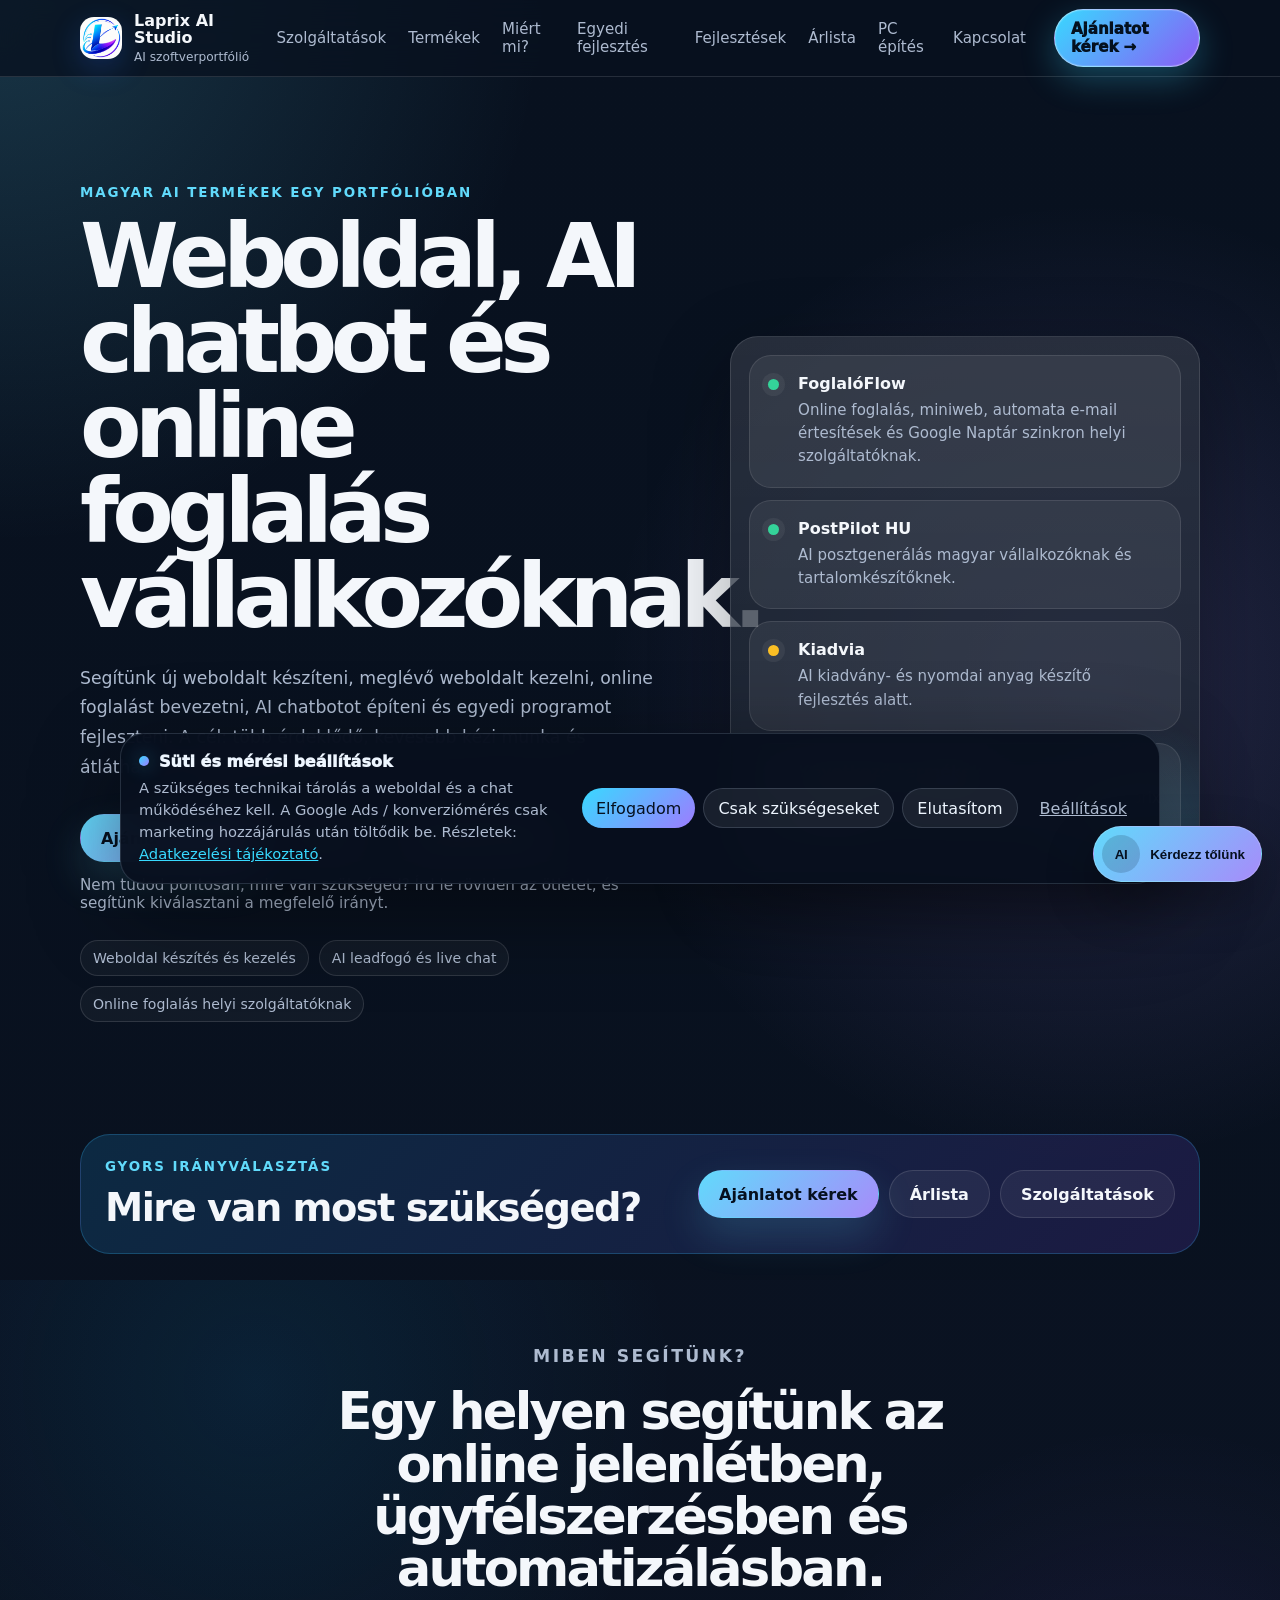
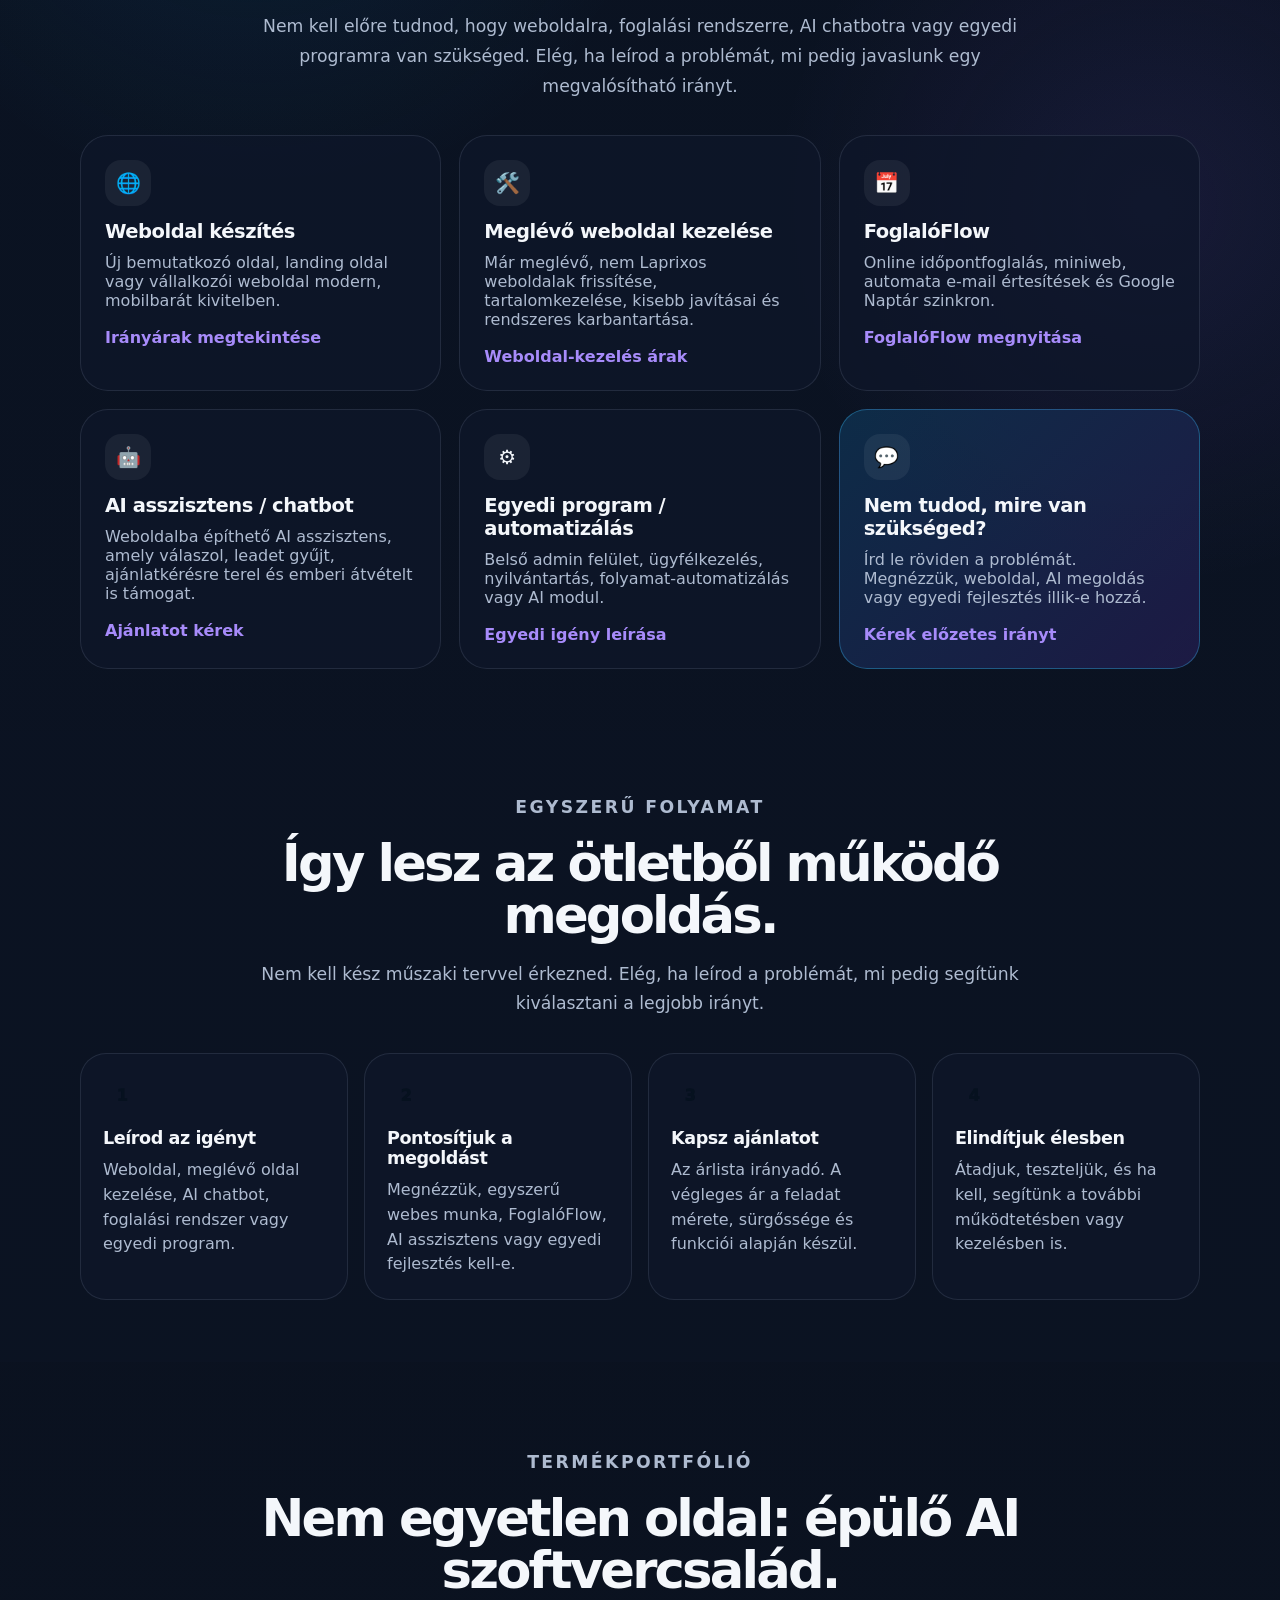
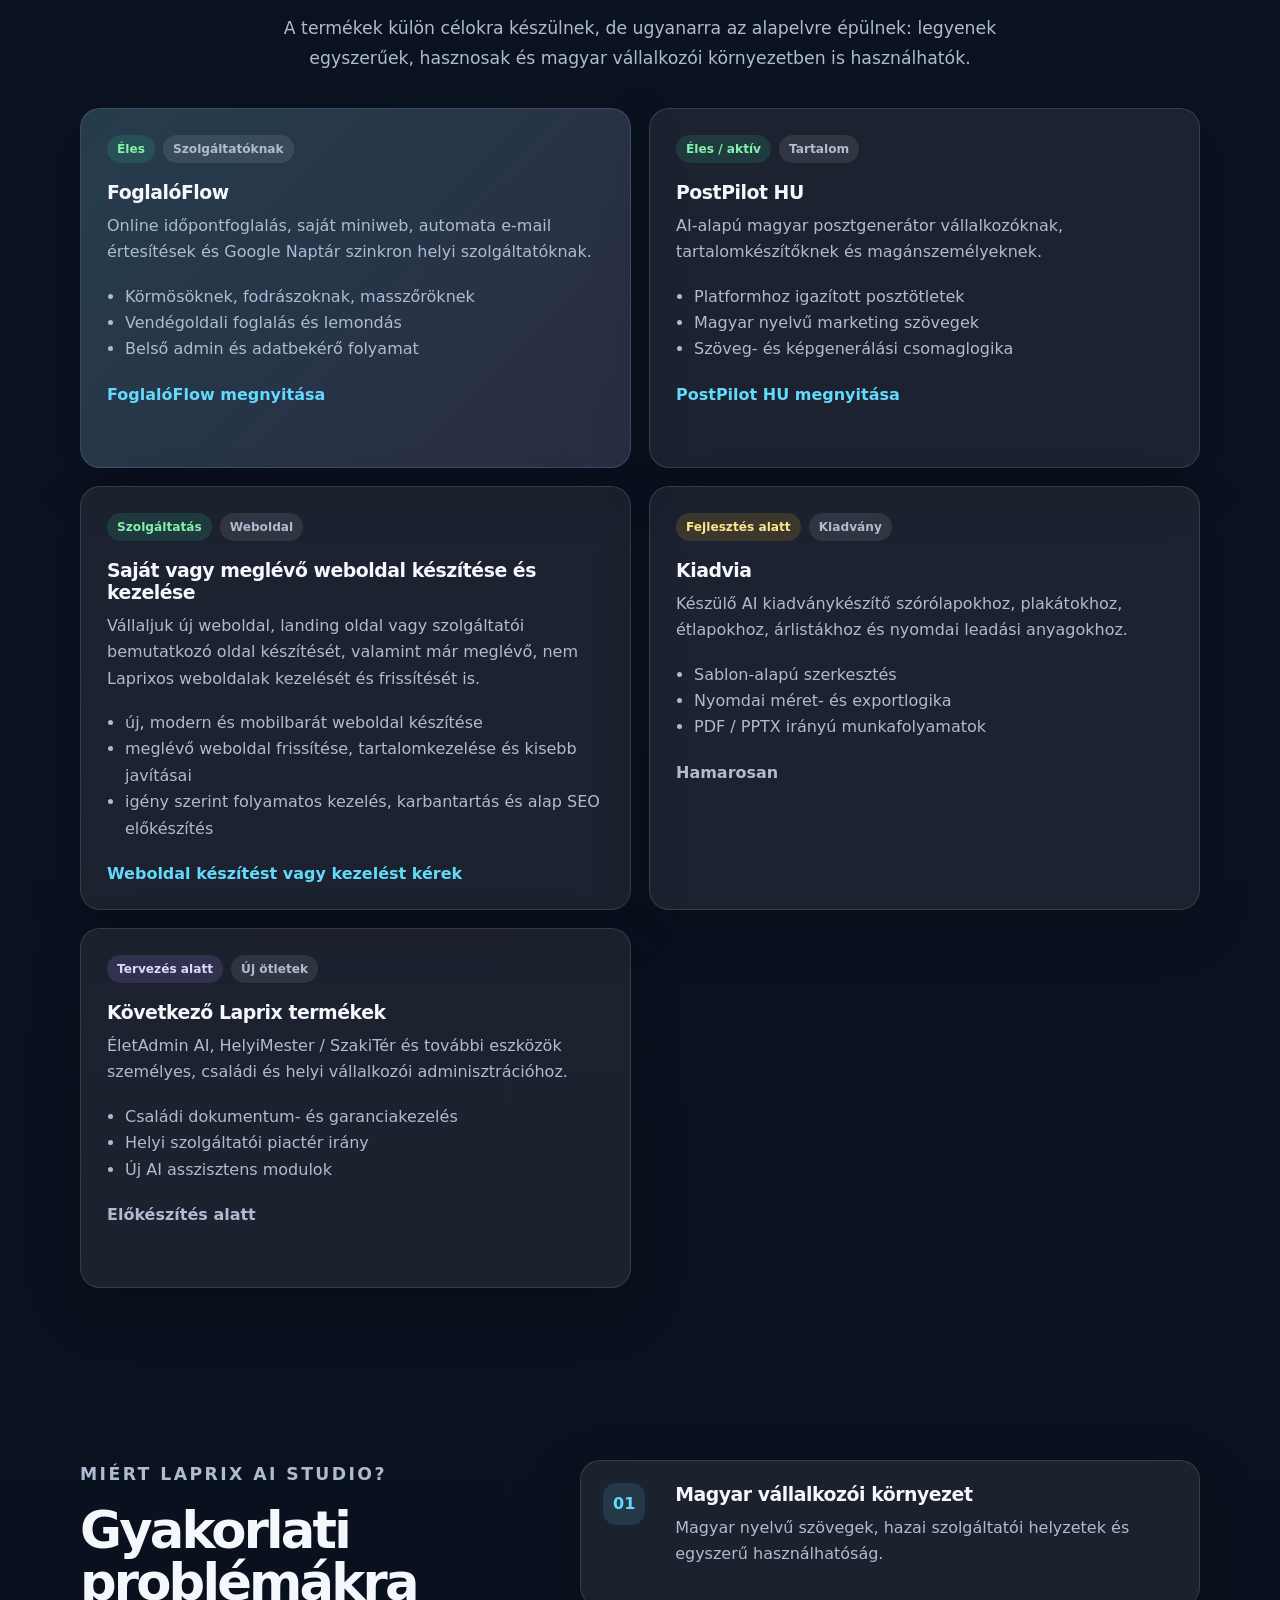
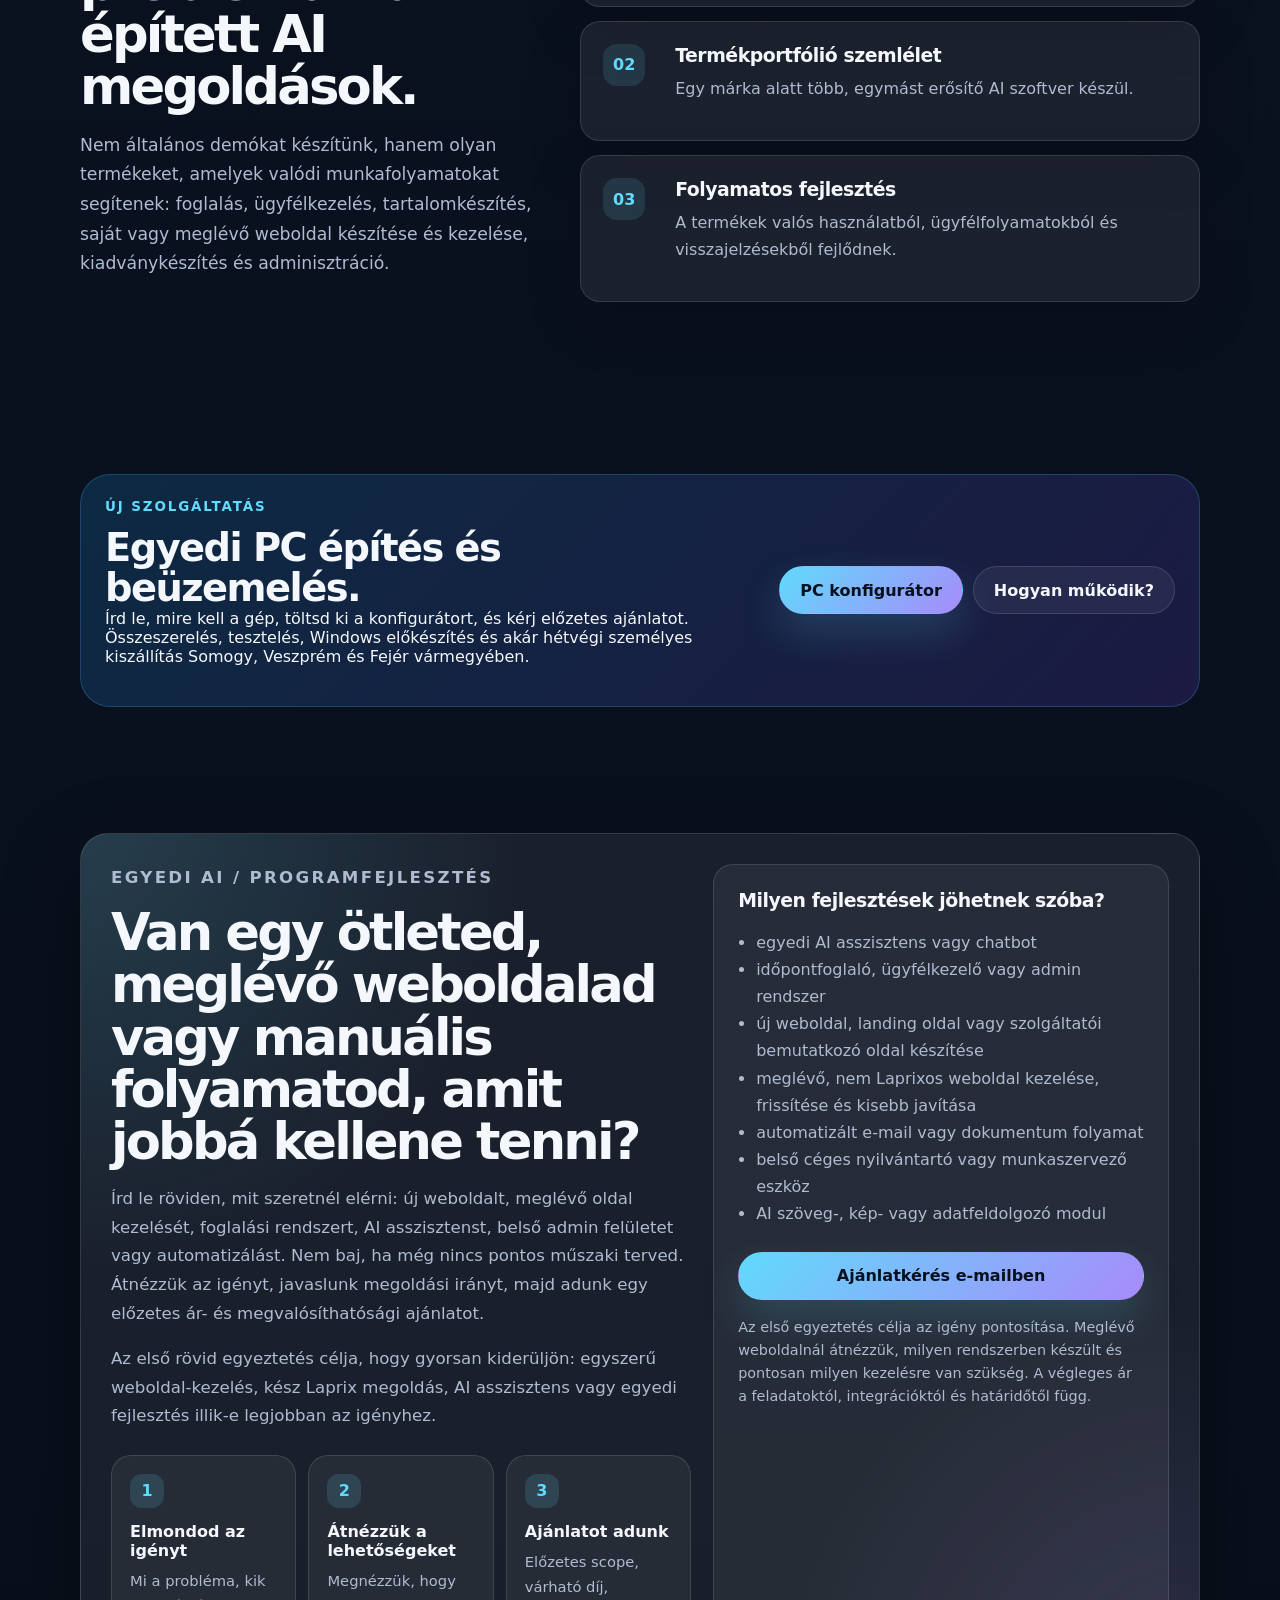
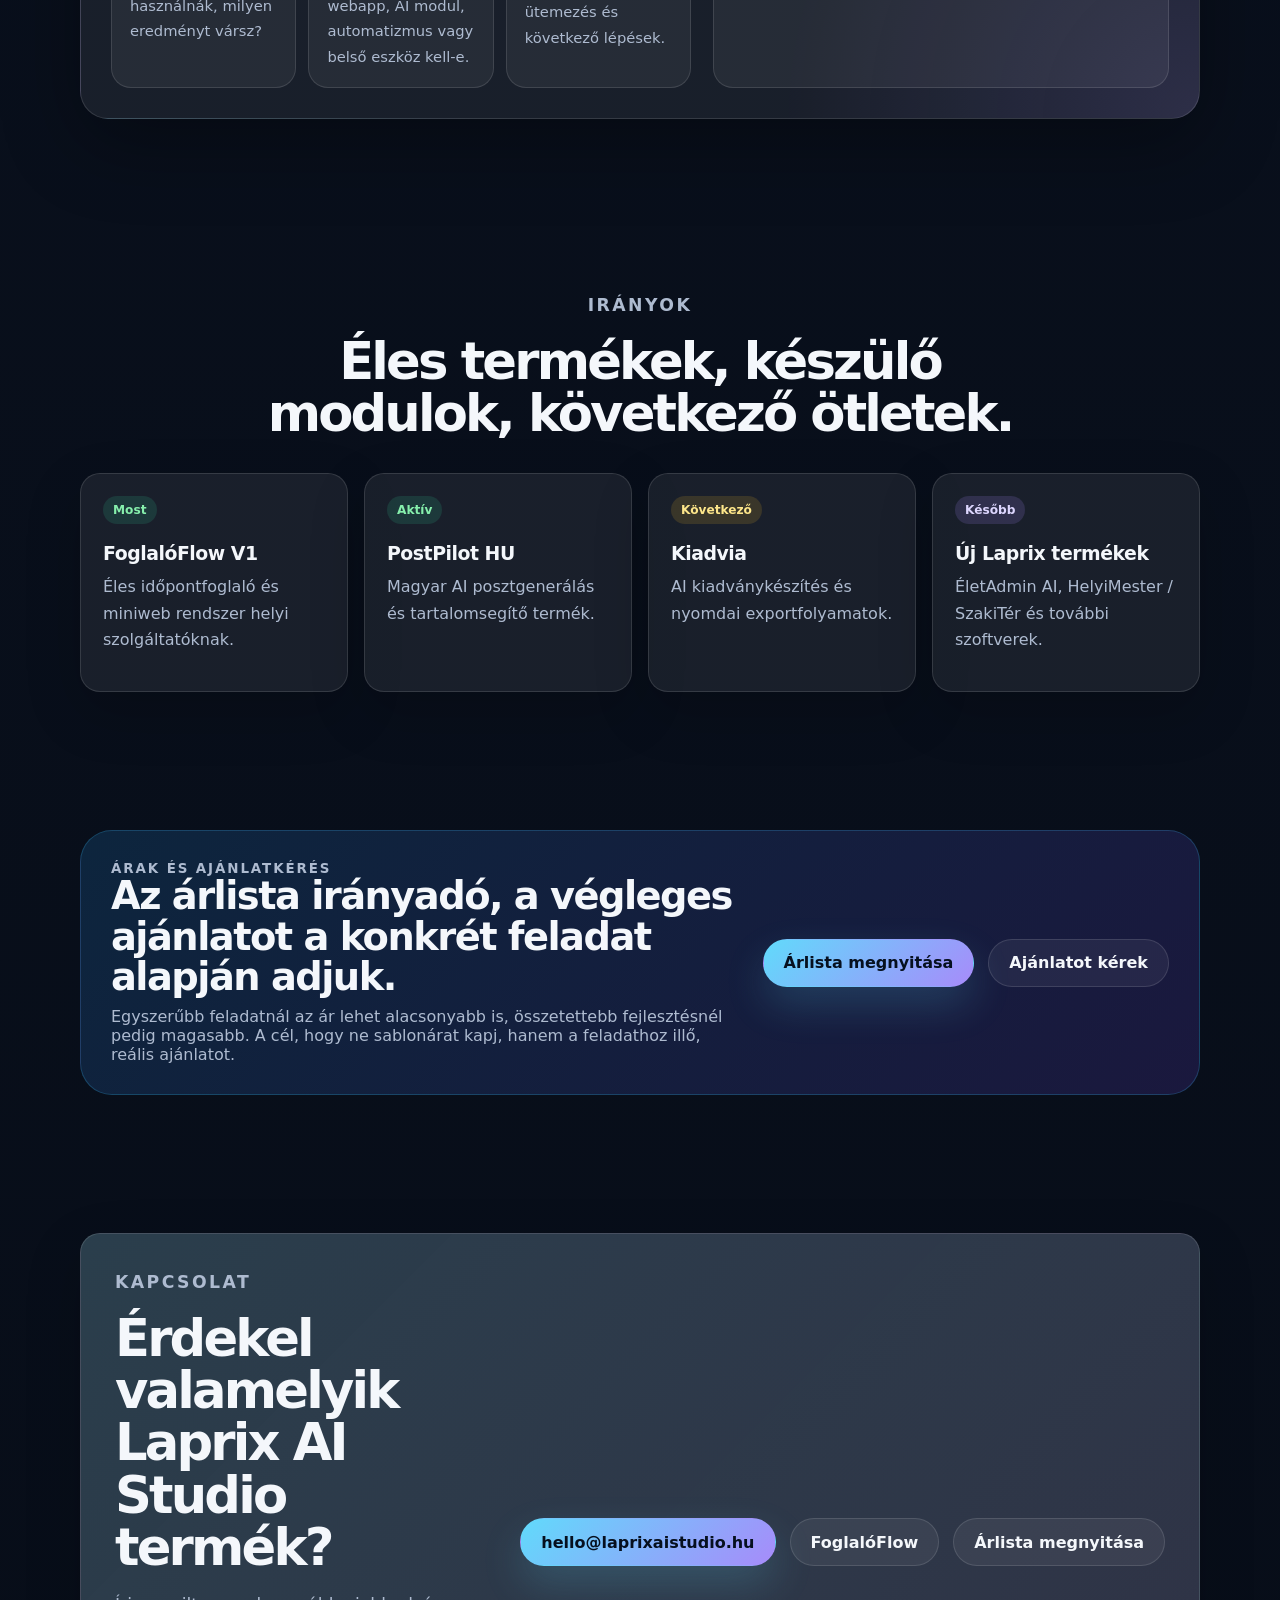
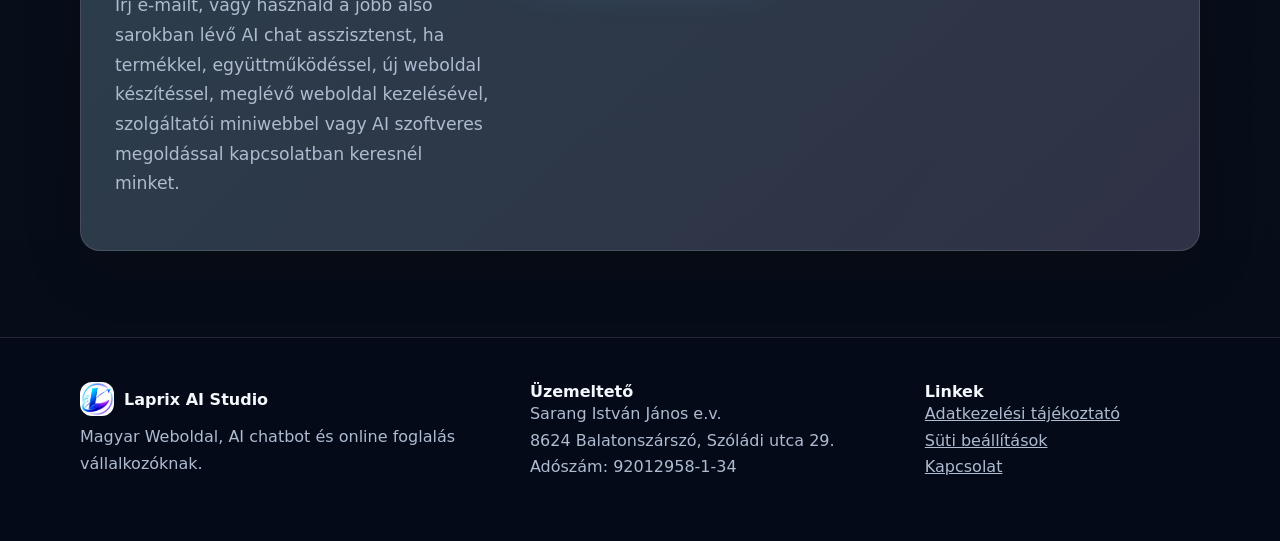
<file: index.html>
<!doctype html>
<html lang="hu">
<head>
  <meta charset="utf-8" />
  <meta name="viewport" content="width=device-width, initial-scale=1" />
  <title>Laprix AI Studio – weboldal készítés, AI chatbot és online foglalás</title>
  <meta name="description" content="Weboldal készítés, meglévő weboldal kezelés, AI chatbot, online foglalás, FoglalóFlow és egyedi programfejlesztés magyar vállalkozásoknak." />
  <meta name="theme-color" content="#101827" />
  <meta property="og:title" content="Laprix AI Studio – weboldal, AI és foglalási rendszerek" />
  <meta property="og:description" content="Weboldal készítés, meglévő weboldal kezelése, AI chatbot, FoglalóFlow és egyedi digitális megoldások vállalkozásoknak." />
  <meta property="og:type" content="website" />
  <meta property="og:url" content="https://laprixaistudio.hu" />
  <meta property="og:image" content="https://laprixaistudio.hu/assets/laprix-logo.png" />
  <meta property="og:image:alt" content="Laprix AI Studio logó" />
  <meta name="twitter:card" content="summary" />
  <meta name="twitter:image" content="https://laprixaistudio.hu/assets/laprix-logo.png" />
  <link rel="canonical" href="https://laprixaistudio.hu" />
  <link rel="icon" href="/favicon.png" type="image/png" />
  <link rel="stylesheet" href="/styles.css" />
  <!-- Laprix inline critical CSS fallback start -->
  <style>
* {
  box-sizing: border-box;
}

:root {
  --bg: #08111f;
  --bg-soft: #101827;
  --bg-card: rgba(255, 255, 255, 0.07);
  --bg-card-strong: rgba(255, 255, 255, 0.11);
  --text: #f4f7fb;
  --muted: #aebbd0;
  --line: rgba(255, 255, 255, 0.12);
  --primary: #61dafb;
  --primary-strong: #38bdf8;
  --accent: #a78bfa;
  --success: #34d399;
  --warning: #fbbf24;
  --radius-xl: 28px;
  --radius-lg: 20px;
  --shadow: 0 24px 80px rgba(0, 0, 0, 0.32);
  font-family: Inter, ui-sans-serif, system-ui, -apple-system, BlinkMacSystemFont, "Segoe UI", sans-serif;
}

html {
  scroll-behavior: smooth;
}

body {
  margin: 0;
  background:
    radial-gradient(circle at top left, rgba(97, 218, 251, 0.18), transparent 34rem),
    radial-gradient(circle at 85% 8%, rgba(167, 139, 250, 0.18), transparent 30rem),
    linear-gradient(180deg, #08111f 0%, #0b1220 44%, #070d18 100%);
  color: var(--text);
  min-height: 100vh;
}

a {
  color: inherit;
}

.skip-link {
  position: absolute;
  left: 16px;
  top: -80px;
  background: #ffffff;
  color: #08111f;
  padding: 10px 14px;
  border-radius: 999px;
  z-index: 100;
}

.skip-link:focus {
  top: 16px;
}

.container {
  width: min(1120px, calc(100% - 40px));
  margin: 0 auto;
}

.site-header {
  position: sticky;
  top: 0;
  z-index: 50;
  backdrop-filter: blur(18px);
  background: rgba(8, 17, 31, 0.78);
  border-bottom: 1px solid var(--line);
}

.nav {
  min-height: 76px;
  display: flex;
  align-items: center;
  justify-content: space-between;
  gap: 24px;
}

.brand {
  display: inline-flex;
  align-items: center;
  gap: 12px;
  text-decoration: none;
}

.brand-mark {
  width: 42px;
  height: 42px;
  border-radius: 14px;
  display: grid;
  place-items: center;
  background: linear-gradient(135deg, var(--primary), var(--accent));
  color: #06101f;
  font-weight: 900;
  letter-spacing: -0.04em;
  box-shadow: 0 12px 30px rgba(97, 218, 251, 0.22);
}

.brand-text {
  display: grid;
  line-height: 1.1;
}

.brand-text strong {
  font-size: 1rem;
}

.brand-text small {
  color: var(--muted);
  font-size: 0.76rem;
  margin-top: 4px;
}

.nav-links {
  display: flex;
  align-items: center;
  gap: 22px;
  color: var(--muted);
  font-size: 0.94rem;
}

.nav-links a {
  text-decoration: none;
}

.nav-links a:hover {
  color: var(--text);
}

.section {
  padding: 86px 0;
}

.hero {
  padding-top: 108px;
}

.hero-grid {
  display: grid;
  grid-template-columns: minmax(0, 1.12fr) minmax(320px, 0.88fr);
  align-items: center;
  gap: 52px;
}

.eyebrow {
  color: var(--primary);
  font-size: 0.84rem;
  text-transform: uppercase;
  font-weight: 800;
  letter-spacing: 0.14em;
  margin: 0 0 14px;
}

h1,
h2,
h3,
p {
  margin-top: 0;
}

h1 {
  font-size: clamp(2.7rem, 7vw, 5.8rem);
  line-height: 0.95;
  letter-spacing: -0.075em;
  margin-bottom: 24px;
}

h2 {
  font-size: clamp(2rem, 4vw, 3.35rem);
  line-height: 1.02;
  letter-spacing: -0.055em;
  margin-bottom: 18px;
}

h3 {
  font-size: 1.18rem;
  letter-spacing: -0.025em;
  margin-bottom: 10px;
}

.lead,
.section-heading p,
.contact-card p {
  color: var(--muted);
  font-size: 1.08rem;
  line-height: 1.72;
}

.lead {
  max-width: 720px;
  margin-bottom: 32px;
}

.hero-actions,
.contact-actions {
  display: flex;
  flex-wrap: wrap;
  gap: 14px;
  align-items: center;
}

.button {
  min-height: 48px;
  padding: 0 20px;
  border-radius: 999px;
  display: inline-flex;
  align-items: center;
  justify-content: center;
  text-decoration: none;
  font-weight: 800;
  border: 1px solid transparent;
}

.button.primary {
  background: linear-gradient(135deg, var(--primary), var(--accent));
  color: #06101f;
  box-shadow: 0 18px 40px rgba(97, 218, 251, 0.18);
}

.button.secondary {
  background: rgba(255, 255, 255, 0.06);
  color: var(--text);
  border-color: var(--line);
}

.button:hover {
  transform: translateY(-1px);
}

.trust-row {
  display: flex;
  flex-wrap: wrap;
  gap: 10px;
  margin-top: 28px;
}

.trust-row span {
  color: var(--muted);
  border: 1px solid var(--line);
  background: rgba(255, 255, 255, 0.04);
  border-radius: 999px;
  padding: 9px 12px;
  font-size: 0.88rem;
}

.hero-panel {
  position: relative;
  border: 1px solid var(--line);
  background:
    linear-gradient(180deg, rgba(255, 255, 255, 0.10), rgba(255, 255, 255, 0.045)),
    rgba(16, 24, 39, 0.72);
  border-radius: var(--radius-xl);
  padding: 18px;
  box-shadow: var(--shadow);
  overflow: hidden;
}

.panel-glow {
  position: absolute;
  inset: auto -70px -90px auto;
  width: 240px;
  height: 240px;
  background: radial-gradient(circle, rgba(97, 218, 251, 0.23), transparent 68%);
  pointer-events: none;
}

.panel-card {
  position: relative;
  display: grid;
  grid-template-columns: 16px 1fr;
  gap: 14px;
  padding: 18px;
  border-radius: 22px;
  background: rgba(255, 255, 255, 0.065);
  border: 1px solid rgba(255, 255, 255, 0.10);
}

.panel-card + .panel-card {
  margin-top: 12px;
}

.panel-card p {
  color: var(--muted);
  line-height: 1.55;
  margin: 6px 0 0;
  font-size: 0.94rem;
}

.status-dot {
  width: 11px;
  height: 11px;
  margin-top: 5px;
  border-radius: 50%;
  box-shadow: 0 0 0 6px rgba(255, 255, 255, 0.055);
}

.status-dot.live {
  background: var(--success);
}

.status-dot.build {
  background: var(--warning);
}

.status-dot.plan {
  background: var(--accent);
}

.section-heading {
  max-width: 760px;
  margin: 0 auto 34px;
  text-align: center;
}

.section-heading.left {
  text-align: left;
  margin: 0;
}

.product-grid {
  display: grid;
  grid-template-columns: repeat(2, minmax(0, 1fr));
  gap: 18px;
}

.product-card,
.roadmap-item,
.contact-card,
.why-item {
  border: 1px solid var(--line);
  background: var(--bg-card);
  border-radius: var(--radius-lg);
  box-shadow: 0 20px 55px rgba(0, 0, 0, 0.18);
}

.product-card {
  padding: 26px;
  min-height: 360px;
}

.product-card.featured {
  background:
    linear-gradient(135deg, rgba(97, 218, 251, 0.14), rgba(167, 139, 250, 0.10)),
    var(--bg-card);
}

.card-top {
  display: flex;
  flex-wrap: wrap;
  gap: 8px;
  margin-bottom: 18px;
}

.tag,
.roadmap-state {
  display: inline-flex;
  align-items: center;
  min-height: 28px;
  border-radius: 999px;
  padding: 0 10px;
  font-size: 0.76rem;
  font-weight: 900;
}

.tag.live,
.roadmap-state.live {
  background: rgba(52, 211, 153, 0.14);
  color: #86efac;
}

.tag.build,
.roadmap-state.build {
  background: rgba(251, 191, 36, 0.14);
  color: #fde68a;
}

.tag.plan,
.roadmap-state.plan {
  background: rgba(167, 139, 250, 0.16);
  color: #ddd6fe;
}

.tag.audience {
  background: rgba(255, 255, 255, 0.09);
  color: var(--muted);
}

.product-card p,
.product-card li,
.roadmap-item p,
.why-item p,
.site-footer p {
  color: var(--muted);
  line-height: 1.65;
}

.product-card ul {
  padding-left: 18px;
  margin: 18px 0 22px;
}

.text-link,
.muted-link {
  font-weight: 900;
  text-decoration: none;
}

.text-link {
  color: var(--primary);
}

.text-link:hover {
  text-decoration: underline;
}

.muted-link {
  color: var(--muted);
}

.split {
  display: grid;
  grid-template-columns: minmax(0, 0.85fr) minmax(320px, 1.15fr);
  gap: 42px;
  align-items: start;
}

.why-list {
  display: grid;
  gap: 14px;
}

.why-item {
  display: grid;
  grid-template-columns: 54px 1fr;
  gap: 18px;
  padding: 22px;
}

.why-item span {
  width: 42px;
  height: 42px;
  display: grid;
  place-items: center;
  border-radius: 14px;
  background: rgba(97, 218, 251, 0.12);
  color: var(--primary);
  font-weight: 900;
}

.roadmap {
  display: grid;
  grid-template-columns: repeat(4, minmax(0, 1fr));
  gap: 16px;
}

.roadmap-item {
  padding: 22px;
}

.roadmap-item h3 {
  margin-top: 18px;
}

.contact-card {
  display: grid;
  grid-template-columns: minmax(0, 1fr) auto;
  gap: 28px;
  align-items: center;
  padding: 34px;
  background:
    linear-gradient(135deg, rgba(97, 218, 251, 0.13), rgba(167, 139, 250, 0.10)),
    var(--bg-card-strong);
}

.site-footer {
  border-top: 1px solid var(--line);
  padding: 44px 0;
  background: rgba(2, 6, 23, 0.42);
}

.footer-grid {
  display: grid;
  grid-template-columns: 1.15fr 1fr 0.75fr;
  gap: 28px;
}

.site-footer a {
  color: var(--muted);
}

.site-footer a:hover {
  color: var(--text);
}

@media (max-width: 900px) {
  .nav {
    align-items: flex-start;
    flex-direction: column;
    padding: 16px 0;
  }

  .nav-links {
    width: 100%;
    overflow-x: auto;
    padding-bottom: 4px;
  }

  .hero {
    padding-top: 72px;
  }

  .hero-grid,
  .split,
  .contact-card {
    grid-template-columns: 1fr;
  }

  .product-grid,
  .roadmap,
  .footer-grid {
    grid-template-columns: 1fr;
  }

  .product-card {
    min-height: auto;
  }

  .contact-actions {
    justify-content: flex-start;
  }
}

@media (max-width: 560px) {
  .container {
    width: min(100% - 28px, 1120px);
  }

  .section {
    padding: 62px 0;
  }

  .hero {
    padding-top: 60px;
  }

  .hero-actions .button,
  .contact-actions .button {
    width: 100%;
  }

  .why-item {
    grid-template-columns: 1fr;
  }

  .product-card,
  .contact-card {
    padding: 22px;
  }
}

.custom-dev-section {
  padding-top: 40px;
}

.custom-dev-card {
  display: grid;
  grid-template-columns: minmax(0, 1.12fr) minmax(320px, 0.88fr);
  gap: 22px;
  align-items: stretch;
  border: 1px solid var(--line);
  background:
    radial-gradient(circle at top left, rgba(97, 218, 251, 0.16), transparent 28rem),
    radial-gradient(circle at bottom right, rgba(167, 139, 250, 0.14), transparent 26rem),
    rgba(255, 255, 255, 0.065);
  border-radius: var(--radius-xl);
  padding: 30px;
  box-shadow: var(--shadow);
}

.custom-dev-copy p {
  color: var(--muted);
  line-height: 1.72;
  font-size: 1.04rem;
}

.custom-dev-steps {
  display: grid;
  grid-template-columns: repeat(3, minmax(0, 1fr));
  gap: 12px;
  margin-top: 24px;
}

.custom-dev-steps div,
.custom-dev-panel {
  border: 1px solid var(--line);
  background: rgba(255, 255, 255, 0.06);
  border-radius: 20px;
}

.custom-dev-steps div {
  padding: 18px;
}

.custom-dev-steps span {
  width: 34px;
  height: 34px;
  display: grid;
  place-items: center;
  border-radius: 12px;
  background: rgba(97, 218, 251, 0.14);
  color: var(--primary);
  font-weight: 900;
  margin-bottom: 14px;
}

.custom-dev-steps strong {
  display: block;
  margin-bottom: 8px;
}

.custom-dev-steps p {
  margin-bottom: 0;
  font-size: 0.92rem;
}

.custom-dev-panel {
  padding: 24px;
}

.custom-dev-panel ul {
  padding-left: 18px;
  margin: 18px 0 24px;
}

.custom-dev-panel li {
  color: var(--muted);
  line-height: 1.7;
}

.custom-dev-panel .button {
  width: 100%;
}

.panel-note {
  color: var(--muted);
  font-size: 0.9rem;
  line-height: 1.6;
  margin: 16px 0 0;
}

@media (max-width: 900px) {
  .custom-dev-card,
  .custom-dev-steps {
    grid-template-columns: 1fr;
  }
}

@media (max-width: 560px) {
  .custom-dev-card {
    padding: 22px;
  }
}


/* Laprix AI ChatLead V1 */
.laprix-chat-root{position:fixed;right:18px;bottom:18px;z-index:9999;font-family:Inter,ui-sans-serif,system-ui,-apple-system,BlinkMacSystemFont,"Segoe UI",sans-serif}.laprix-chat-launcher{min-height:54px;border:1px solid rgba(255,255,255,.18);border-radius:999px;padding:8px 16px 8px 8px;display:inline-flex;align-items:center;gap:10px;background:linear-gradient(135deg,#61dafb,#a78bfa);color:#06101f;font-weight:900;cursor:pointer;box-shadow:0 20px 50px rgba(0,0,0,.32)}.laprix-chat-launcher-icon{width:38px;height:38px;border-radius:999px;display:grid;place-items:center;background:rgba(6,16,31,.16);color:#06101f;letter-spacing:-.04em}.laprix-chat-panel{position:absolute;right:0;bottom:72px;width:min(390px,calc(100vw - 28px));height:min(650px,calc(100vh - 110px));display:none;flex-direction:column;overflow:hidden;border:1px solid rgba(255,255,255,.16);border-radius:26px;background:radial-gradient(circle at top left,rgba(97,218,251,.20),transparent 18rem),linear-gradient(180deg,rgba(16,24,39,.98),rgba(8,17,31,.98));color:#f4f7fb;box-shadow:0 28px 90px rgba(0,0,0,.46)}.laprix-chat-panel.open{display:flex}.laprix-chat-header{padding:16px;display:flex;justify-content:space-between;gap:12px;align-items:center;border-bottom:1px solid rgba(255,255,255,.12)}.laprix-chat-header strong{display:block;font-size:1rem}.laprix-chat-status{display:block;margin-top:3px;color:#aebbd0;font-size:.82rem}.laprix-chat-close,.laprix-chat-lead-close{width:34px;height:34px;border:0;border-radius:999px;background:rgba(255,255,255,.08);color:#f4f7fb;font-size:1.3rem;cursor:pointer}.laprix-chat-messages{flex:1;overflow:auto;padding:16px}.laprix-chat-message{display:flex;margin-bottom:10px}.laprix-chat-message.user{justify-content:flex-end}.laprix-chat-bubble{max-width:86%;padding:12px 13px;border-radius:18px;line-height:1.45;white-space:pre-wrap;font-size:.94rem}.laprix-chat-message.assistant .laprix-chat-bubble{background:rgba(255,255,255,.08);color:#f4f7fb;border-top-left-radius:7px}.laprix-chat-message.user .laprix-chat-bubble{background:linear-gradient(135deg,#61dafb,#a78bfa);color:#06101f;border-top-right-radius:7px}.laprix-chat-quick{padding:0 14px 10px;display:flex;flex-wrap:wrap;gap:8px}.laprix-chat-quick button{border:1px solid rgba(255,255,255,.13);border-radius:999px;padding:8px 10px;background:rgba(255,255,255,.06);color:#f4f7fb;font-weight:800;cursor:pointer;font-size:.78rem}.laprix-chat-form{display:grid;grid-template-columns:1fr auto;gap:8px;padding:12px;border-top:1px solid rgba(255,255,255,.12)}.laprix-chat-input,.laprix-chat-lead-form input,.laprix-chat-lead-form textarea,.laprix-chat-lead-form select{width:100%;border:1px solid rgba(255,255,255,.14);border-radius:14px;padding:11px 12px;background:rgba(255,255,255,.08);color:#f4f7fb;outline:none}.laprix-chat-input::placeholder,.laprix-chat-lead-form textarea::placeholder{color:rgba(244,247,251,.62)}.laprix-chat-send{border:0;border-radius:14px;padding:0 14px;background:linear-gradient(135deg,#61dafb,#a78bfa);color:#06101f;font-weight:900;cursor:pointer}.laprix-chat-send:disabled{cursor:not-allowed;opacity:.62}.laprix-chat-privacy{padding:0 14px 12px;margin:0;color:#aebbd0;font-size:.76rem;line-height:1.4}.laprix-chat-privacy a{color:#61dafb}.laprix-chat-lead-form-wrap{display:none;max-height:56%;overflow:auto;padding:0 12px 12px}.laprix-chat-lead-form-wrap.open{display:block}.laprix-chat-lead-form{display:grid;gap:9px;padding:12px;border:1px solid rgba(255,255,255,.13);border-radius:20px;background:rgba(0,0,0,.18)}.laprix-chat-lead-title{display:flex;align-items:center;justify-content:space-between}.laprix-chat-lead-form label{color:#aebbd0;font-size:.82rem;display:grid;gap:5px}.laprix-chat-lead-form select option{color:#06101f}@media(max-width:560px){.laprix-chat-root{right:14px;bottom:14px}.laprix-chat-panel{position:fixed;right:14px;left:14px;bottom:78px;width:auto;height:min(650px,calc(100vh - 96px))}.laprix-chat-launcher span:last-child{display:none}.laprix-chat-launcher{padding:8px}}


/* Laprix AI Studio V1.11 logo-only brand patch */
.brand-logo-img {
  width: 42px;
  height: 42px;
  border-radius: 14px;
  object-fit: cover;
  box-shadow: 0 10px 30px rgba(40, 114, 255, 0.22);
  background: rgba(255, 255, 255, 0.92);
  flex: 0 0 auto;
}

.footer-brand-row {
  display: inline-flex;
  align-items: center;
  gap: 10px;
  margin-bottom: 8px;
}

.footer-brand-row img {
  width: 34px;
  height: 34px;
  border-radius: 12px;
  object-fit: cover;
  background: rgba(255, 255, 255, 0.92);
}

@media (max-width: 720px) {
  .brand-logo-img {
    width: 38px;
    height: 38px;
    border-radius: 12px;
  }
}


  


/* Laprix AI Studio V1.15 homepage conversion polish */
.service-focus-section {
  padding-top: 62px;
  padding-bottom: 62px;
  background:
    radial-gradient(circle at 20% 10%, rgba(14, 165, 233, 0.10), transparent 30%),
    radial-gradient(circle at 90% 50%, rgba(139, 92, 246, 0.10), transparent 30%),
    rgba(15, 23, 42, 0.22);
}

.service-focus-grid {
  display: grid;
  grid-template-columns: repeat(3, minmax(0, 1fr));
  gap: 18px;
  margin-top: 30px;
}

.service-focus-card {
  padding: 24px;
  border-radius: 28px;
  border: 1px solid rgba(148, 163, 184, 0.16);
  background: rgba(15, 23, 42, 0.72);
  box-shadow: var(--shadow-soft);
}

.service-focus-card.highlighted {
  border-color: rgba(56, 189, 248, 0.34);
  background: linear-gradient(135deg, rgba(14, 165, 233, 0.16), rgba(124, 58, 237, 0.14)), rgba(15, 23, 42, 0.82);
}

.service-icon {
  display: inline-grid;
  place-items: center;
  width: 46px;
  height: 46px;
  border-radius: 16px;
  background: rgba(255, 255, 255, 0.06);
  margin-bottom: 14px;
  font-size: 1.25rem;
}

.service-focus-card h3 {
  margin: 0 0 10px;
  font-size: 1.22rem;
}

.service-focus-card p {
  color: var(--muted);
  margin: 0 0 18px;
}

.service-focus-card a {
  color: var(--accent);
  font-weight: 800;
  text-decoration: none;
}

.service-focus-card a:hover {
  text-decoration: underline;
}

.price-reminder-section {
  padding-top: 52px;
  padding-bottom: 52px;
}

.price-reminder-card {
  display: grid;
  grid-template-columns: 1.5fr auto;
  gap: 28px;
  align-items: center;
  border-radius: 32px;
  padding: 30px;
  border: 1px solid rgba(56, 189, 248, 0.22);
  background: linear-gradient(135deg, rgba(14, 165, 233, 0.12), rgba(124, 58, 237, 0.12)), rgba(15, 23, 42, 0.78);
  box-shadow: var(--shadow-soft);
}

.price-reminder-card h2 {
  margin: 0 0 10px;
  font-size: clamp(1.8rem, 3vw, 3.2rem);
  line-height: 1.05;
  letter-spacing: -0.04em;
}

.price-reminder-card p {
  margin: 0;
  color: var(--muted);
}

@media (max-width: 980px) {
  .service-focus-grid {
    grid-template-columns: 1fr;
  }

  .price-reminder-card {
    grid-template-columns: 1fr;
  }
}

  


/* Laprix AI Studio V1.16 mobile + CTA polish */
.nav {
  gap: 18px;
}

.nav-links {
  align-items: center;
}

.nav-quote-link {
  padding: 10px 14px;
  border-radius: 999px;
  background: linear-gradient(135deg, var(--accent), var(--accent-2));
  color: #06111f !important;
  font-weight: 900;
  box-shadow: 0 14px 32px rgba(56, 189, 248, 0.22);
}

.nav-quote-link:hover {
  text-decoration: none !important;
  filter: brightness(1.05);
}

.mobile-quick-actions {
  display: none;
}

.hero-microcopy {
  max-width: 620px;
  margin: 14px 0 0;
  color: var(--muted);
  font-size: 0.95rem;
}

.hero-actions {
  flex-wrap: wrap;
}

.button {
  white-space: nowrap;
}

@media (max-width: 1080px) {
  .nav {
    align-items: flex-start;
  }

  .nav-links {
    max-width: 100%;
    overflow-x: auto;
    padding-bottom: 8px;
    scrollbar-width: thin;
    -webkit-overflow-scrolling: touch;
  }

  .nav-links a {
    flex: 0 0 auto;
  }
}

@media (max-width: 820px) {
  .site-header {
    position: sticky;
    top: 0;
    z-index: 40;
    backdrop-filter: blur(18px);
  }

  .nav {
    padding-top: 12px;
    padding-bottom: 10px;
    flex-direction: column;
    align-items: stretch;
  }

  .brand {
    width: 100%;
  }

  .brand-text small {
    display: none;
  }

  .nav-links {
    display: flex;
    gap: 8px;
    width: 100%;
    padding: 4px 0 10px;
    margin: 0;
    overflow-x: auto;
  }

  .nav-links a {
    padding: 9px 12px;
    border-radius: 999px;
    background: rgba(255, 255, 255, 0.05);
    border: 1px solid rgba(148, 163, 184, 0.12);
    font-size: 0.88rem;
  }

  .nav-quote-link {
    background: linear-gradient(135deg, var(--accent), var(--accent-2)) !important;
  }

  .mobile-quick-actions {
    position: sticky;
    top: 86px;
    z-index: 35;
    display: grid;
    grid-template-columns: repeat(3, 1fr);
    gap: 8px;
    padding: 10px 14px;
    background: rgba(2, 6, 23, 0.86);
    backdrop-filter: blur(16px);
    border-bottom: 1px solid rgba(148, 163, 184, 0.12);
  }

  .mobile-quick-actions a {
    display: grid;
    place-items: center;
    min-height: 38px;
    padding: 8px 10px;
    border-radius: 999px;
    background: rgba(255, 255, 255, 0.06);
    color: var(--text);
    text-decoration: none;
    font-size: 0.82rem;
    font-weight: 800;
    text-align: center;
  }

  .mobile-quick-actions a:first-child {
    background: linear-gradient(135deg, var(--accent), var(--accent-2));
    color: #06111f;
  }

  .hero {
    padding-top: 52px;
  }

  .hero-grid {
    grid-template-columns: 1fr;
    gap: 32px;
  }

  .hero-copy h1 {
    font-size: clamp(2.6rem, 13vw, 4.2rem);
    line-height: 0.98;
  }

  .lead {
    font-size: 1.02rem;
  }

  .hero-actions {
    display: grid;
    grid-template-columns: 1fr;
    gap: 10px;
    max-width: 420px;
  }

  .hero-actions .button {
    width: 100%;
    justify-content: center;
  }

  .trust-row {
    gap: 8px;
  }

  .trust-row span {
    font-size: 0.78rem;
  }

  .hero-panel {
    order: 2;
  }

  .panel-card {
    padding: 16px;
  }

  .service-focus-section,
  .products-section,
  .why-section,
  .custom-dev-section,
  .roadmap-section,
  .price-reminder-section,
  .contact-section {
    padding-top: 48px;
    padding-bottom: 48px;
  }

  .section-heading h2,
  .custom-dev-copy h2,
  .price-reminder-card h2,
  .contact-card h2 {
    font-size: clamp(2rem, 10vw, 3.4rem);
    line-height: 1.02;
  }

  .product-grid,
  .service-focus-grid,
  .roadmap,
  .footer-grid {
    grid-template-columns: 1fr !important;
  }

  .custom-dev-card,
  .contact-card,
  .price-reminder-card {
    grid-template-columns: 1fr;
    padding: 22px;
    border-radius: 24px;
  }

  .custom-dev-steps {
    grid-template-columns: 1fr;
  }

  .contact-actions {
    width: 100%;
  }

  .contact-actions .button {
    width: 100%;
    justify-content: center;
  }

  .chat-widget,
  .laprix-chat-widget,
  #laprix-chat-widget {
    max-width: calc(100vw - 20px) !important;
  }
}

@media (max-width: 460px) {
  .container {
    width: min(100% - 28px, var(--container));
  }

  .mobile-quick-actions {
    top: 82px;
    padding-left: 10px;
    padding-right: 10px;
  }

  .mobile-quick-actions a {
    font-size: 0.76rem;
    padding-left: 6px;
    padding-right: 6px;
  }

  .brand strong {
    font-size: 0.95rem;
  }

  .hero-copy h1 {
    font-size: clamp(2.25rem, 14vw, 3.4rem);
  }

  .button {
    min-height: 46px;
  }
}

  


/* Laprix AI Studio V1.17 mobile CTA contrast fix */
@media (max-width: 820px) {
  .nav-quote-link,
  .nav-links .nav-quote-link,
  .mobile-quick-actions a:first-child {
    background: linear-gradient(135deg, #38d9ff 0%, #9d7cff 100%) !important;
    color: #04111f !important;
    border: 1px solid rgba(255, 255, 255, 0.38) !important;
    box-shadow:
      0 10px 26px rgba(56, 217, 255, 0.38),
      0 0 0 1px rgba(255, 255, 255, 0.10) inset !important;
    font-weight: 950 !important;
    opacity: 1 !important;
  }

  .nav-quote-link::after,
  .mobile-quick-actions a:first-child::after {
    content: " →";
    font-weight: 950;
  }

  .mobile-quick-actions {
    background: rgba(2, 6, 23, 0.96) !important;
    box-shadow: 0 14px 30px rgba(0, 0, 0, 0.34);
  }

  .mobile-quick-actions a {
    background: rgba(255, 255, 255, 0.095) !important;
    color: #f8fbff !important;
    border: 1px solid rgba(255, 255, 255, 0.16) !important;
    opacity: 1 !important;
  }

  .mobile-quick-actions a:first-child {
    background: linear-gradient(135deg, #38d9ff 0%, #9d7cff 100%) !important;
    color: #04111f !important;
  }
}

@media (max-width: 460px) {
  .mobile-quick-actions a:first-child {
    font-size: 0.80rem !important;
  }
}

  


/* Laprix AI Studio V1.18 desktop header CTA contrast fix */
.nav-links .nav-quote-link,
.nav-quote-link {
  background: linear-gradient(135deg, #38d9ff 0%, #8b5cf6 100%) !important;
  color: #04111f !important;
  border: 1px solid rgba(255, 255, 255, 0.42) !important;
  box-shadow:
    0 12px 34px rgba(56, 217, 255, 0.28),
    0 0 0 1px rgba(255, 255, 255, 0.10) inset !important;
  font-weight: 950 !important;
  opacity: 1 !important;
  text-shadow: none !important;
}

.nav-links .nav-quote-link:hover,
.nav-quote-link:hover {
  filter: brightness(1.08);
  transform: translateY(-1px);
  text-decoration: none !important;
}

.nav-links .nav-quote-link::after,
.nav-quote-link::after {
  content: " →";
  font-weight: 950;
}

@media (min-width: 821px) {
  .nav-links .nav-quote-link {
    margin-left: 6px;
    padding: 10px 16px;
  }
}

  


/* Laprix AI Studio V1.19 copy polish support */
.custom-dev-note {
  margin: 14px 0 0;
  color: var(--muted);
  font-size: 0.94rem;
  line-height: 1.55;
}

  


/* Laprix AI Studio V1.35 final homepage CTA polish */
.final-cta-strip-section {
  padding-top: 26px;
  padding-bottom: 26px;
}

.final-cta-strip {
  display: grid;
  grid-template-columns: 1fr auto;
  gap: 24px;
  align-items: center;
  padding: 24px;
  border-radius: 30px;
  border: 1px solid rgba(56, 189, 248, 0.24);
  background: linear-gradient(135deg, rgba(14, 165, 233, 0.14), rgba(124, 58, 237, 0.14)), rgba(15, 23, 42, 0.76);
  box-shadow: var(--shadow-soft);
}

.final-cta-strip h2 {
  margin: 0;
  font-size: clamp(1.8rem, 3vw, 3rem);
  line-height: 1.05;
  letter-spacing: -0.04em;
}

.final-cta-buttons {
  display: flex;
  gap: 10px;
  flex-wrap: wrap;
  justify-content: flex-end;
}

.how-it-works-section {
  padding-top: 62px;
  padding-bottom: 62px;
  background: rgba(15, 23, 42, 0.24);
}

.how-grid {
  display: grid;
  grid-template-columns: repeat(4, minmax(0, 1fr));
  gap: 16px;
  margin-top: 30px;
}

.how-card {
  padding: 22px;
  border-radius: 26px;
  border: 1px solid rgba(148, 163, 184, 0.16);
  background: rgba(15, 23, 42, 0.72);
  box-shadow: var(--shadow-soft);
}

.how-card span {
  display: inline-grid;
  place-items: center;
  width: 38px;
  height: 38px;
  border-radius: 14px;
  margin-bottom: 14px;
  background: linear-gradient(135deg, var(--accent), var(--accent-2));
  color: #06111f;
  font-weight: 950;
}

.how-card h3 {
  margin: 0 0 10px;
  font-size: 1.1rem;
}

.how-card p {
  margin: 0;
  color: var(--muted);
  line-height: 1.55;
}

@media (max-width: 980px) {
  .final-cta-strip {
    grid-template-columns: 1fr;
  }

  .final-cta-buttons {
    justify-content: stretch;
  }

  .final-cta-buttons .button {
    flex: 1 1 100%;
    justify-content: center;
  }

  .how-grid {
    grid-template-columns: 1fr;
  }
}

  </style>
    <!-- Laprix inline critical CSS fallback end -->
  <!-- Laprix Cookie Consent / Google Consent Mode alap -->
  <script>
    window.dataLayer = window.dataLayer || [];
    function gtag(){ dataLayer.push(arguments); }
    window.LAPRIX_GOOGLE_ADS_ID = "AW-18144333266";

    gtag("consent", "default", {
      ad_storage: "denied",
      ad_user_data: "denied",
      ad_personalization: "denied",
      analytics_storage: "denied",
      functionality_storage: "granted",
      security_storage: "granted"
    });
  </script>
<script>
    window.dataLayer = window.dataLayer || [];
    function gtag(){dataLayer.push(arguments);}
    gtag('js', new Date());

    gtag('config', 'AW-18144333266');
  </script>
</head>
<body>
  <a class="skip-link" href="#main">Ugrás a tartalomra</a>

  <header class="site-header">
    <div class="container nav">
      <a class="brand" href="/" aria-label="Laprix AI Studio főoldal">
        <img class="brand-logo-img" src="/assets/laprix-logo.png" alt="Laprix AI Studio logó" width="40" height="40" />
        <span class="brand-text">
          <strong>Laprix AI Studio</strong>
          <small>AI szoftverportfólió</small>
        </span>
      </a>

      <nav class="nav-links" aria-label="Fő navigáció">
        <a href="#szolgaltatasok">Szolgáltatások</a>
        <a href="#termekek">Termékek</a>
        <a href="#miert">Miért mi?</a>
        <a href="#egyedi-fejlesztes">Egyedi fejlesztés</a>
        <a href="#fejlesztesek">Fejlesztések</a>
        <a href="/arlista.html">Árlista</a>
        <a href="/pc-epites.html">PC építés</a>
        <a href="#kapcsolat">Kapcsolat</a>
        <a class="nav-quote-link" href="#egyedi-fejlesztes">Ajánlatot kérek</a>
      </nav>
    </div>
  </header>

  <div class="mobile-quick-actions" aria-label="Gyors műveletek">
    <a href="#egyedi-fejlesztes">Ajánlatot kérek</a>
    <a href="/arlista.html">Árlista</a>
    <a href="#szolgaltatasok">Szolgáltatások</a>
  </div>


  <main id="main">
    <section class="hero section">
      <div class="container hero-grid">
        <div class="hero-copy">
          <p class="eyebrow">Magyar AI termékek egy portfólióban</p>
          <h1>Weboldal, AI chatbot és online foglalás vállalkozóknak.</h1>
          <p class="lead">
            Segítünk új weboldalt készíteni, meglévő weboldalt kezelni, online foglalást bevezetni, AI chatbotot építeni és egyedi programot fejleszteni. A cél: több érdeklődő, kevesebb kézi munka és átláthatóbb ügyfélkezelés.
          </p>
          <div class="hero-actions">
            <a class="button primary" href="#egyedi-fejlesztes">Ajánlatot kérek</a>
            <a class="button secondary" href="/arlista.html">Árlista</a>
            <a class="button secondary" href="#szolgaltatasok">Szolgáltatások</a>
          </div>

          <p class="hero-microcopy">
            Nem tudod pontosan, mire van szükséged? Írd le röviden az ötletet, és segítünk kiválasztani a megfelelő irányt.
          </p>

          <div class="trust-row" aria-label="Fő bizalmi elemek">
            <span>Weboldal készítés és kezelés</span>
            <span>AI leadfogó és live chat</span>
            <span>Online foglalás helyi szolgáltatóknak</span>
          </div>
        </div>

        <aside class="hero-panel" aria-label="Laprix AI Studio termékállapotok">
          <div class="panel-glow"></div>
          <div class="panel-card active">
            <span class="status-dot live"></span>
            <div>
              <strong>FoglalóFlow</strong>
              <p>Online foglalás, miniweb, automata e-mail értesítések és Google Naptár szinkron helyi szolgáltatóknak.</p>
            </div>
          </div>
          <div class="panel-card active">
            <span class="status-dot live"></span>
            <div>
              <strong>PostPilot HU</strong>
              <p>AI posztgenerálás magyar vállalkozóknak és tartalomkészítőknek.</p>
            </div>
          </div>
          <div class="panel-card build">
            <span class="status-dot build"></span>
            <div>
              <strong>Kiadvia</strong>
              <p>AI kiadvány- és nyomdai anyag készítő fejlesztés alatt.</p>
            </div>
          </div>
          <div class="panel-card plan">
            <span class="status-dot plan"></span>
            <div>
              <strong>Következő termékek</strong>
              <p>ÉletAdmin AI, HelyiMester / SzakiTér és új Laprix modulok.</p>
            </div>
          </div>
        </aside>
      </div>
    </section>



    <section class="section final-cta-strip-section">
      <div class="container final-cta-strip">
        <div>
          <p class="eyebrow">Gyors irányválasztás</p>
          <h2>Mire van most szükséged?</h2>
        </div>
        <div class="final-cta-buttons">
          <a class="button primary" href="#egyedi-fejlesztes">Ajánlatot kérek</a>
          <a class="button secondary" href="/arlista.html">Árlista</a>
          <a class="button secondary" href="#szolgaltatasok">Szolgáltatások</a>
        </div>
      </div>
    </section>


    <section id="szolgaltatasok" class="section service-focus-section">
      <div class="container">
        <div class="section-heading">
          <p class="eyebrow">Miben segítünk?</p>
          <h2>Egy helyen segítünk az online jelenlétben, ügyfélszerzésben és automatizálásban.</h2>
          <p>
            Nem kell előre tudnod, hogy weboldalra, foglalási rendszerre, AI chatbotra vagy egyedi programra van szükséged. Elég, ha leírod a problémát, mi pedig javaslunk egy megvalósítható irányt.
          </p>
        </div>

        <div class="service-focus-grid">
          <article class="service-focus-card">
            <span class="service-icon">🌐</span>
            <h3>Weboldal készítés</h3>
            <p>Új bemutatkozó oldal, landing oldal vagy vállalkozói weboldal modern, mobilbarát kivitelben.</p>
            <a href="/arlista.html">Irányárak megtekintése</a>
          </article>

          <article class="service-focus-card">
            <span class="service-icon">🛠️</span>
            <h3>Meglévő weboldal kezelése</h3>
            <p>Már meglévő, nem Laprixos weboldalak frissítése, tartalomkezelése, kisebb javításai és rendszeres karbantartása.</p>
            <a href="/arlista.html">Weboldal-kezelés árak</a>
          </article>

          <article class="service-focus-card">
            <span class="service-icon">📅</span>
            <h3>FoglalóFlow</h3>
            <p>Online időpontfoglalás, miniweb, automata e-mail értesítések és Google Naptár szinkron.</p>
            <a href="https://foglaloflow.laprixaistudio.hu">FoglalóFlow megnyitása</a>
          </article>

          <article class="service-focus-card">
            <span class="service-icon">🤖</span>
            <h3>AI asszisztens / chatbot</h3>
            <p>Weboldalba építhető AI asszisztens, amely válaszol, leadet gyűjt, ajánlatkérésre terel és emberi átvételt is támogat.</p>
            <a href="/#egyedi-fejlesztes">Ajánlatot kérek</a>
          </article>

          <article class="service-focus-card">
            <span class="service-icon">⚙️</span>
            <h3>Egyedi program / automatizálás</h3>
            <p>Belső admin felület, ügyfélkezelés, nyilvántartás, folyamat-automatizálás vagy AI modul.</p>
            <a href="/#egyedi-fejlesztes">Egyedi igény leírása</a>
          </article>

          <article class="service-focus-card highlighted">
            <span class="service-icon">💬</span>
            <h3>Nem tudod, mire van szükséged?</h3>
            <p>Írd le röviden a problémát. Megnézzük, weboldal, AI megoldás vagy egyedi fejlesztés illik-e hozzá.</p>
            <a href="/#egyedi-fejlesztes">Kérek előzetes irányt</a>
          </article>
        </div>
      </div>
    </section>



    <section id="hogyan-mukodik" class="section how-it-works-section">
      <div class="container">
        <div class="section-heading">
          <p class="eyebrow">Egyszerű folyamat</p>
          <h2>Így lesz az ötletből működő megoldás.</h2>
          <p>
            Nem kell kész műszaki tervvel érkezned. Elég, ha leírod a problémát,
            mi pedig segítünk kiválasztani a legjobb irányt.
          </p>
        </div>

        <div class="how-grid">
          <article class="how-card">
            <span>1</span>
            <h3>Leírod az igényt</h3>
            <p>Weboldal, meglévő oldal kezelése, AI chatbot, foglalási rendszer vagy egyedi program.</p>
          </article>
          <article class="how-card">
            <span>2</span>
            <h3>Pontosítjuk a megoldást</h3>
            <p>Megnézzük, egyszerű webes munka, FoglalóFlow, AI asszisztens vagy egyedi fejlesztés kell-e.</p>
          </article>
          <article class="how-card">
            <span>3</span>
            <h3>Kapsz ajánlatot</h3>
            <p>Az árlista irányadó. A végleges ár a feladat mérete, sürgőssége és funkciói alapján készül.</p>
          </article>
          <article class="how-card">
            <span>4</span>
            <h3>Elindítjuk élesben</h3>
            <p>Átadjuk, teszteljük, és ha kell, segítünk a további működtetésben vagy kezelésben is.</p>
          </article>
        </div>
      </div>
    </section>


    <section id="termekek" class="section products-section">
      <div class="container">
        <div class="section-heading">
          <p class="eyebrow">Termékportfólió</p>
          <h2>Nem egyetlen oldal: épülő AI szoftvercsalád.</h2>
          <p>
            A termékek külön célokra készülnek, de ugyanarra az alapelvre épülnek:
            legyenek egyszerűek, hasznosak és magyar vállalkozói környezetben is használhatók.
          </p>
        </div>

        <div class="product-grid">
          <article class="product-card featured">
            <div class="card-top">
              <span class="tag live">Éles</span>
              <span class="tag audience">Szolgáltatóknak</span>
            </div>
            <h3>FoglalóFlow</h3>
            <p>
              Online időpontfoglalás, saját miniweb, automata e-mail értesítések és Google Naptár
              szinkron helyi szolgáltatóknak.
            </p>
            <ul>
              <li>Körmösöknek, fodrászoknak, masszőröknek</li>
              <li>Vendégoldali foglalás és lemondás</li>
              <li>Belső admin és adatbekérő folyamat</li>
            </ul>
            <a class="text-link" href="https://foglaloflow.laprixaistudio.hu">FoglalóFlow megnyitása</a>
          </article>

          <article class="product-card">
            <div class="card-top">
              <span class="tag live">Éles / aktív</span>
              <span class="tag audience">Tartalom</span>
            </div>
            <h3>PostPilot HU</h3>
            <p>
              AI-alapú magyar posztgenerátor vállalkozóknak, tartalomkészítőknek és magánszemélyeknek.
            </p>
            <ul>
              <li>Platformhoz igazított posztötletek</li>
              <li>Magyar nyelvű marketing szövegek</li>
              <li>Szöveg- és képgenerálási csomaglogika</li>
            </ul>
            <a class="text-link" href="https://postpilot-hu-frontend.onrender.com">PostPilot HU megnyitása</a>
          </article>


          <article class="product-card">
            <div class="card-top">
              <span class="tag live">Szolgáltatás</span>
              <span class="tag audience">Weboldal</span>
            </div>
            <h3>Saját vagy meglévő weboldal készítése és kezelése</h3>
            <p>
              Vállaljuk új weboldal, landing oldal vagy szolgáltatói bemutatkozó oldal készítését,
              valamint már meglévő, nem Laprixos weboldalak kezelését és frissítését is.
            </p>
            <ul>
              <li>új, modern és mobilbarát weboldal készítése</li>
              <li>meglévő weboldal frissítése, tartalomkezelése és kisebb javításai</li>
              <li>igény szerint folyamatos kezelés, karbantartás és alap SEO előkészítés</li>
            </ul>
            <a class="text-link" href="#egyedi-fejlesztes">Weboldal készítést vagy kezelést kérek</a>
          </article>

          <article class="product-card">
            <div class="card-top">
              <span class="tag build">Fejlesztés alatt</span>
              <span class="tag audience">Kiadvány</span>
            </div>
            <h3>Kiadvia</h3>
            <p>
              Készülő AI kiadványkészítő szórólapokhoz, plakátokhoz, étlapokhoz,
              árlistákhoz és nyomdai leadási anyagokhoz.
            </p>
            <ul>
              <li>Sablon-alapú szerkesztés</li>
              <li>Nyomdai méret- és exportlogika</li>
              <li>PDF / PPTX irányú munkafolyamatok</li>
            </ul>
            <span class="muted-link">Hamarosan</span>
          </article>

          <article class="product-card">
            <div class="card-top">
              <span class="tag plan">Tervezés alatt</span>
              <span class="tag audience">Új ötletek</span>
            </div>
            <h3>Következő Laprix termékek</h3>
            <p>
              ÉletAdmin AI, HelyiMester / SzakiTér és további eszközök személyes,
              családi és helyi vállalkozói adminisztrációhoz.
            </p>
            <ul>
              <li>Családi dokumentum- és garanciakezelés</li>
              <li>Helyi szolgáltatói piactér irány</li>
              <li>Új AI asszisztens modulok</li>
            </ul>
            <span class="muted-link">Előkészítés alatt</span>
          </article>
        </div>
      </div>
    </section>

    <section id="miert" class="section why-section">
      <div class="container split">
        <div class="section-heading left">
          <p class="eyebrow">Miért Laprix AI Studio?</p>
          <h2>Gyakorlati problémákra épített AI megoldások.</h2>
          <p>
            Nem általános demókat készítünk, hanem olyan termékeket, amelyek valódi munkafolyamatokat
            segítenek: foglalás, ügyfélkezelés, tartalomkészítés, saját vagy meglévő weboldal készítése és kezelése, kiadványkészítés és adminisztráció.
          </p>
        </div>

        <div class="why-list">
          <div class="why-item">
            <span>01</span>
            <div>
              <h3>Magyar vállalkozói környezet</h3>
              <p>Magyar nyelvű szövegek, hazai szolgáltatói helyzetek és egyszerű használhatóság.</p>
            </div>
          </div>
          <div class="why-item">
            <span>02</span>
            <div>
              <h3>Termékportfólió szemlélet</h3>
              <p>Egy márka alatt több, egymást erősítő AI szoftver készül.</p>
            </div>
          </div>
          <div class="why-item">
            <span>03</span>
            <div>
              <h3>Folyamatos fejlesztés</h3>
              <p>A termékek valós használatból, ügyfélfolyamatokból és visszajelzésekből fejlődnek.</p>
            </div>
        </div>
        </div>
      </div>
    </section>



    <section id="pc-epites" class="section pc-teaser-section">
      <div class="container final-cta-strip">
        <div>
          <p class="eyebrow">Új szolgáltatás</p>
          <h2>Egyedi PC építés és beüzemelés.</h2>
          <p>
            Írd le, mire kell a gép, töltsd ki a konfigurátort, és kérj előzetes ajánlatot.
            Összeszerelés, tesztelés, Windows előkészítés és akár hétvégi személyes kiszállítás
            Somogy, Veszprém és Fejér vármegyében.
          </p>
        </div>
        <div class="final-cta-buttons">
          <a class="button primary" href="/pc-epites.html">PC konfigurátor</a>
          <a class="button secondary" href="/pc-epites.html#pc-folyamat">Hogyan működik?</a>
        </div>
      </div>
    </section>


    <section id="egyedi-fejlesztes" class="section custom-dev-section">
      <div class="container custom-dev-card">
        <div class="custom-dev-copy">
          <p class="eyebrow">Egyedi AI / programfejlesztés</p>
          <h2>Van egy ötleted, meglévő weboldalad vagy manuális folyamatod, amit jobbá kellene tenni?</h2>
          <p>
            Írd le röviden, mit szeretnél elérni: új weboldalt, meglévő oldal kezelését, foglalási rendszert, AI asszisztenst, belső admin felületet vagy automatizálást. Nem baj, ha még nincs pontos műszaki terved. Átnézzük az igényt,
            javaslunk megoldási irányt, majd adunk egy előzetes ár- és megvalósíthatósági ajánlatot.
          </p>

          <p class="custom-dev-note">
            Az első rövid egyeztetés célja, hogy gyorsan kiderüljön: egyszerű weboldal-kezelés, kész Laprix megoldás, AI asszisztens vagy egyedi fejlesztés illik-e legjobban az igényhez.
          </p>

          <div class="custom-dev-steps" aria-label="Egyedi fejlesztési folyamat">
            <div>
              <span>1</span>
              <strong>Elmondod az igényt</strong>
              <p>Mi a probléma, kik használnák, milyen eredményt vársz?</p>
            </div>
            <div>
              <span>2</span>
              <strong>Átnézzük a lehetőségeket</strong>
              <p>Megnézzük, hogy webapp, AI modul, automatizmus vagy belső eszköz kell-e.</p>
            </div>
            <div>
              <span>3</span>
              <strong>Ajánlatot adunk</strong>
              <p>Előzetes scope, várható díj, ütemezés és következő lépések.</p>
            </div>
          </div>
        </div>

        <aside class="custom-dev-panel">
          <h3>Milyen fejlesztések jöhetnek szóba?</h3>
          <ul>
            <li>egyedi AI asszisztens vagy chatbot</li>
            <li>időpontfoglaló, ügyfélkezelő vagy admin rendszer</li>
            <li>új weboldal, landing oldal vagy szolgáltatói bemutatkozó oldal készítése</li>
            <li>meglévő, nem Laprixos weboldal kezelése, frissítése és kisebb javítása</li>
            <li>automatizált e-mail vagy dokumentum folyamat</li>
            <li>belső céges nyilvántartó vagy munkaszervező eszköz</li>
            <li>AI szöveg-, kép- vagy adatfeldolgozó modul</li>
          </ul>
          <a
            class="button primary"
            href="mailto:hello@laprixaistudio.hu?subject=Egyedi%20programfejleszt%C3%A9si%20aj%C3%A1nlatk%C3%A9r%C3%A9s&body=Szia%20Laprix%20AI%20Studio%2C%0A%0AEgyedi%20programfejleszt%C3%A9s%20miatt%20%C3%ADrok.%0A%0AR%C3%B6viden%20erre%20lenne%20sz%C3%BCks%C3%A9gem%20%28%C3%BAj%20weboldal%20%2F%20megl%C3%A9v%C5%91%20weboldal%20kezel%C3%A9se%20%2F%20AI%20megold%C3%A1s%20%2F%20egyedi%20program%29%3A%0A%0AKik%20haszn%C3%A1ln%C3%A1k%3A%0A%0AFontos%20funkci%C3%B3k%3A%0A%0AHat%C3%A1rid%C5%91%20vagy%20priorit%C3%A1s%3A%0A%0AEl%C3%A9rhet%C5%91s%C3%A9gem%3A%0A"
          >
            Ajánlatkérés e-mailben
          </a>
          <p class="panel-note">
            Az első egyeztetés célja az igény pontosítása. Meglévő weboldalnál átnézzük,
            milyen rendszerben készült és pontosan milyen kezelésre van szükség. A végleges ár a feladatoktól,
            integrációktól és határidőtől függ.
          </p>
        </aside>
      </div>
    </section>


    <section id="fejlesztesek" class="section roadmap-section">
      <div class="container">
        <div class="section-heading">
          <p class="eyebrow">Irányok</p>
          <h2>Éles termékek, készülő modulok, következő ötletek.</h2>
        </div>

        <div class="roadmap">
          <div class="roadmap-item">
            <span class="roadmap-state live">Most</span>
            <h3>FoglalóFlow V1</h3>
            <p>Éles időpontfoglaló és miniweb rendszer helyi szolgáltatóknak.</p>
          </div>
          <div class="roadmap-item">
            <span class="roadmap-state live">Aktív</span>
            <h3>PostPilot HU</h3>
            <p>Magyar AI posztgenerálás és tartalomsegítő termék.</p>
          </div>
          <div class="roadmap-item">
            <span class="roadmap-state build">Következő</span>
            <h3>Kiadvia</h3>
            <p>AI kiadványkészítés és nyomdai exportfolyamatok.</p>
          </div>
          <div class="roadmap-item">
            <span class="roadmap-state plan">Később</span>
            <h3>Új Laprix termékek</h3>
            <p>ÉletAdmin AI, HelyiMester / SzakiTér és további szoftverek.</p>
          </div>
        </div>
      </div>
    </section>


    <section class="section price-reminder-section">
      <div class="container price-reminder-card">
        <div>
          <p class="eyebrow">Árak és ajánlatkérés</p>
          <h2>Az árlista irányadó, a végleges ajánlatot a konkrét feladat alapján adjuk.</h2>
          <p>
            Egyszerűbb feladatnál az ár lehet alacsonyabb is, összetettebb fejlesztésnél pedig magasabb. A cél, hogy ne sablonárat kapj, hanem a feladathoz illő, reális ajánlatot.
          </p>
        </div>
        <div class="contact-actions">
          <a class="button primary" href="/arlista.html">Árlista megnyitása</a>
          <a class="button secondary" href="/#egyedi-fejlesztes">Ajánlatot kérek</a>
        </div>
      </div>
    </section>


    <section id="kapcsolat" class="section contact-section">
      <div class="container contact-card">
        <div>
          <p class="eyebrow">Kapcsolat</p>
          <h2>Érdekel valamelyik Laprix AI Studio termék?</h2>
          <p>
            Írj e-mailt, vagy használd a jobb alsó sarokban lévő AI chat asszisztenst, ha termékkel,
            együttműködéssel, új weboldal készítéssel, meglévő weboldal kezelésével, szolgáltatói miniwebbel vagy AI szoftveres megoldással kapcsolatban keresnél minket.
          </p>
        </div>
        <div class="contact-actions">
          <a class="button primary" href="mailto:hello@laprixaistudio.hu">hello@laprixaistudio.hu</a>
          <a class="button secondary" href="https://foglaloflow.laprixaistudio.hu">FoglalóFlow</a>
          <a class="button secondary" href="/arlista.html">Árlista megnyitása</a>
        </div>
      </div>
    </section>
  </main>

  <footer class="site-footer">
    <div class="container footer-grid">
      <div>
        <div class="footer-brand-row">
          <img src="/assets/laprix-logo.png" alt="" width="34" height="34" />
          <strong>Laprix AI Studio</strong>
        </div>
        <p>Magyar Weboldal, AI chatbot és online foglalás vállalkozóknak.</p>
      </div>
      <div>
        <strong>Üzemeltető</strong>
        <p>Sarang István János e.v.<br />8624 Balatonszárszó, Szóládi utca 29.<br />Adószám: 92012958-1-34</p>
      </div>
      <div>
        <strong>Linkek</strong>
        <p>
          <a href="/adatkezeles.html">Adatkezelési tájékoztató</a><br />
          <a href="#" data-cookie-settings>Süti beállítások</a><br />
          <a href="mailto:hello@laprixaistudio.hu">Kapcsolat</a>
        </p>
      </div>
    </div>
  </footer>

  <script src="/cookie-consent.js"></script>
  <script src="/chat-config.js"></script>
  <script src="/chat-widget.js"></script>
</body>
</html>
</file>
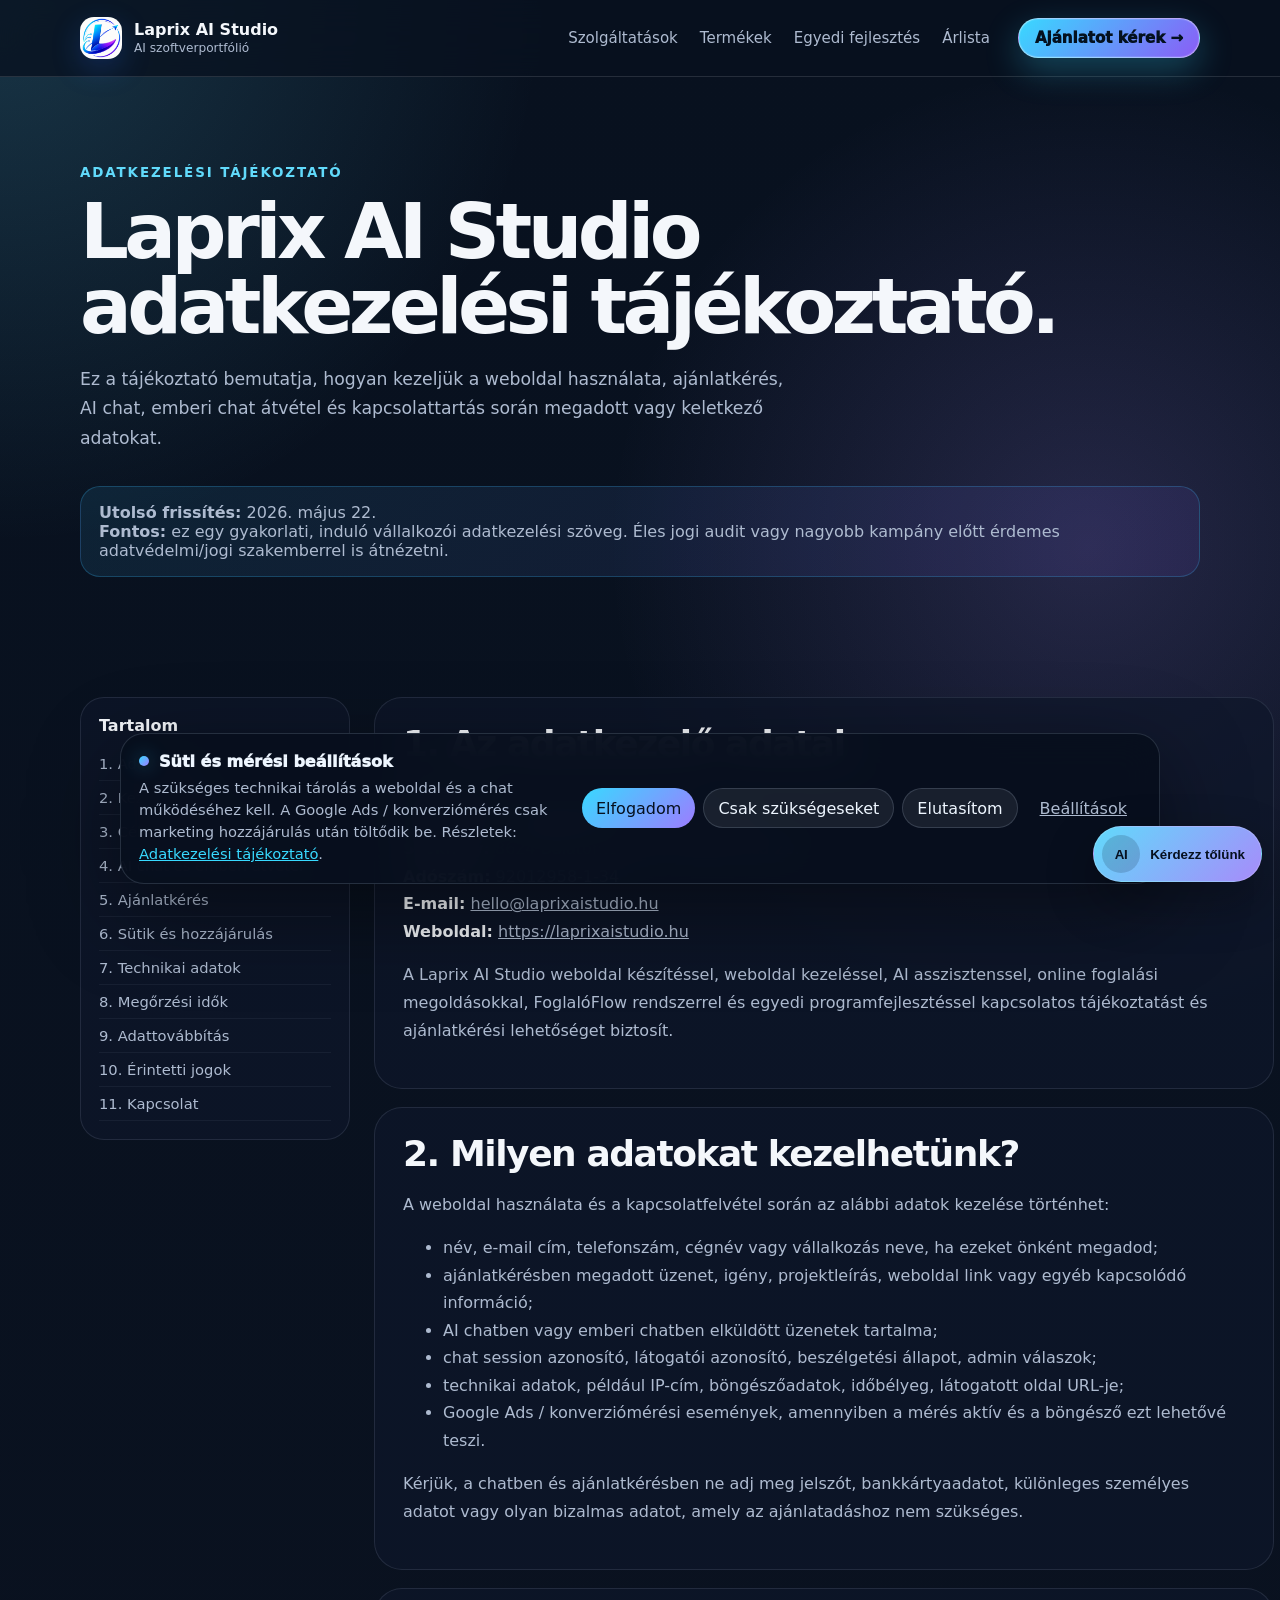
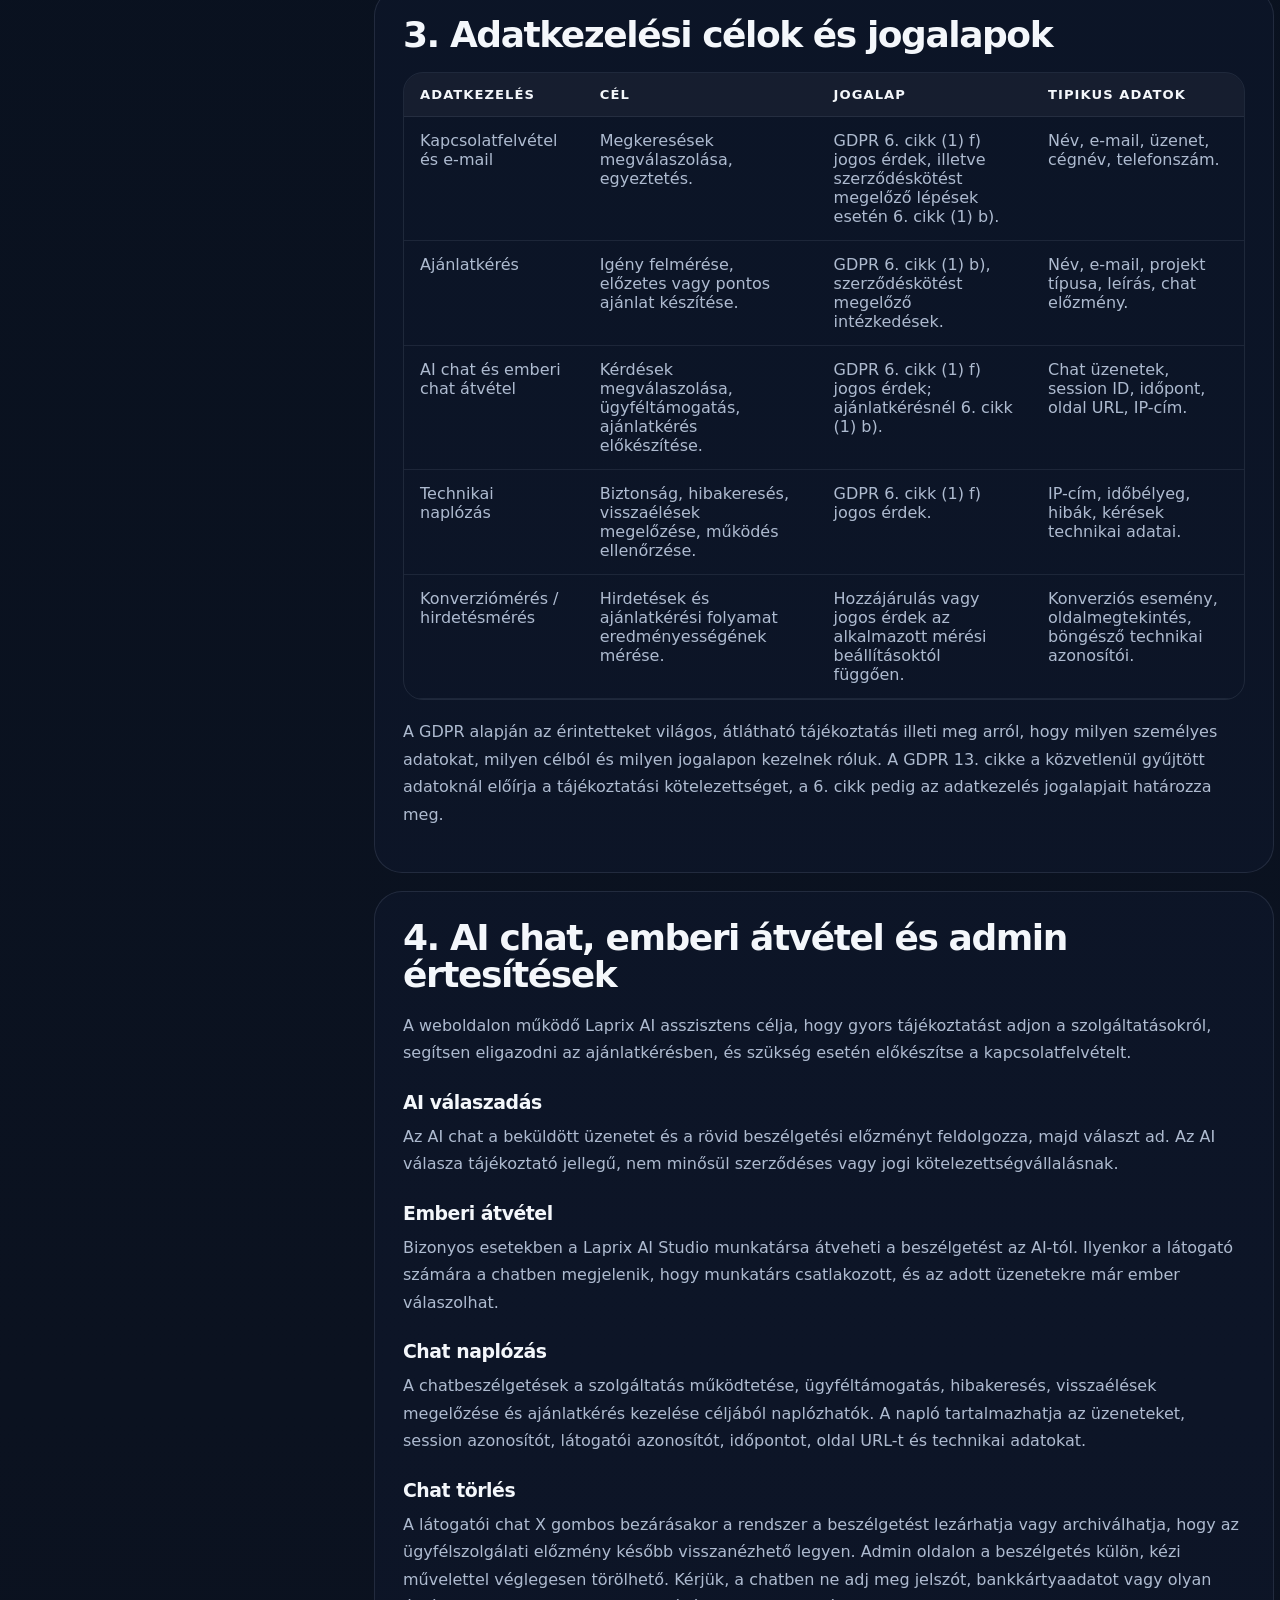
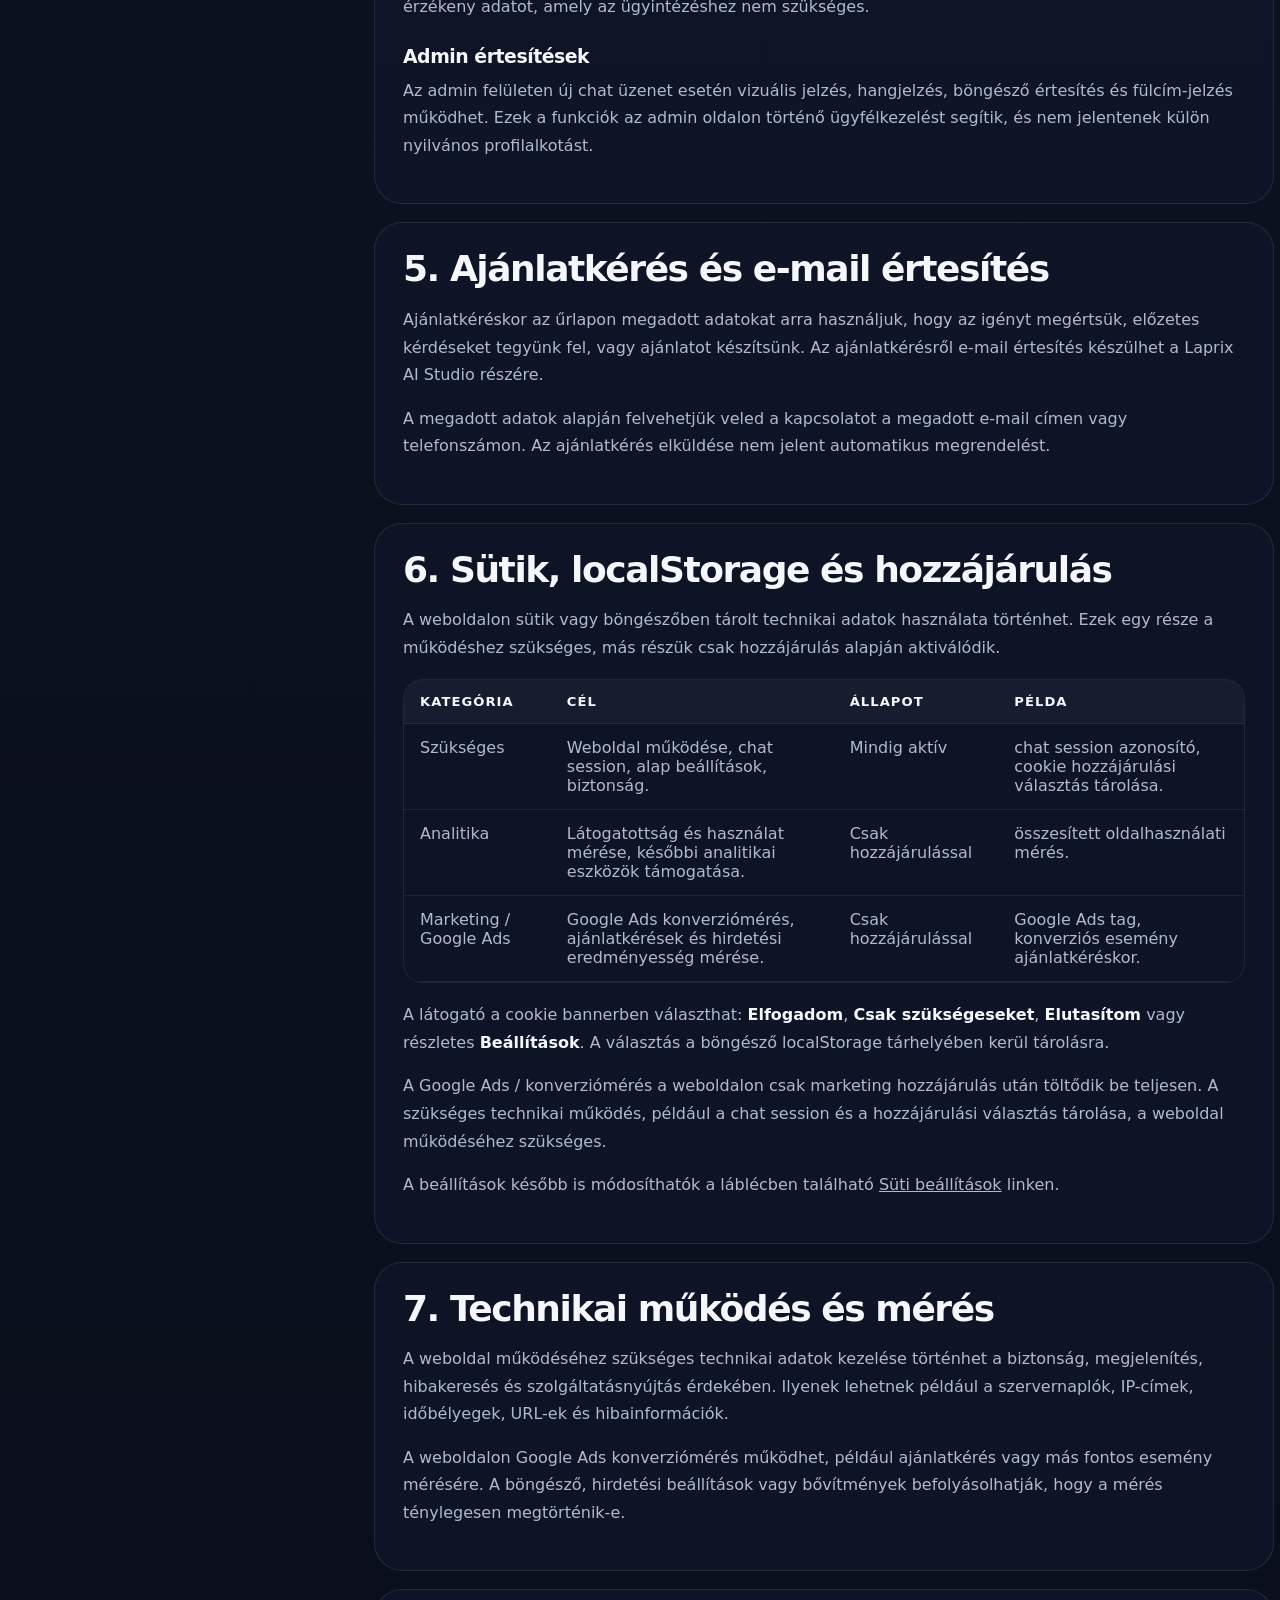
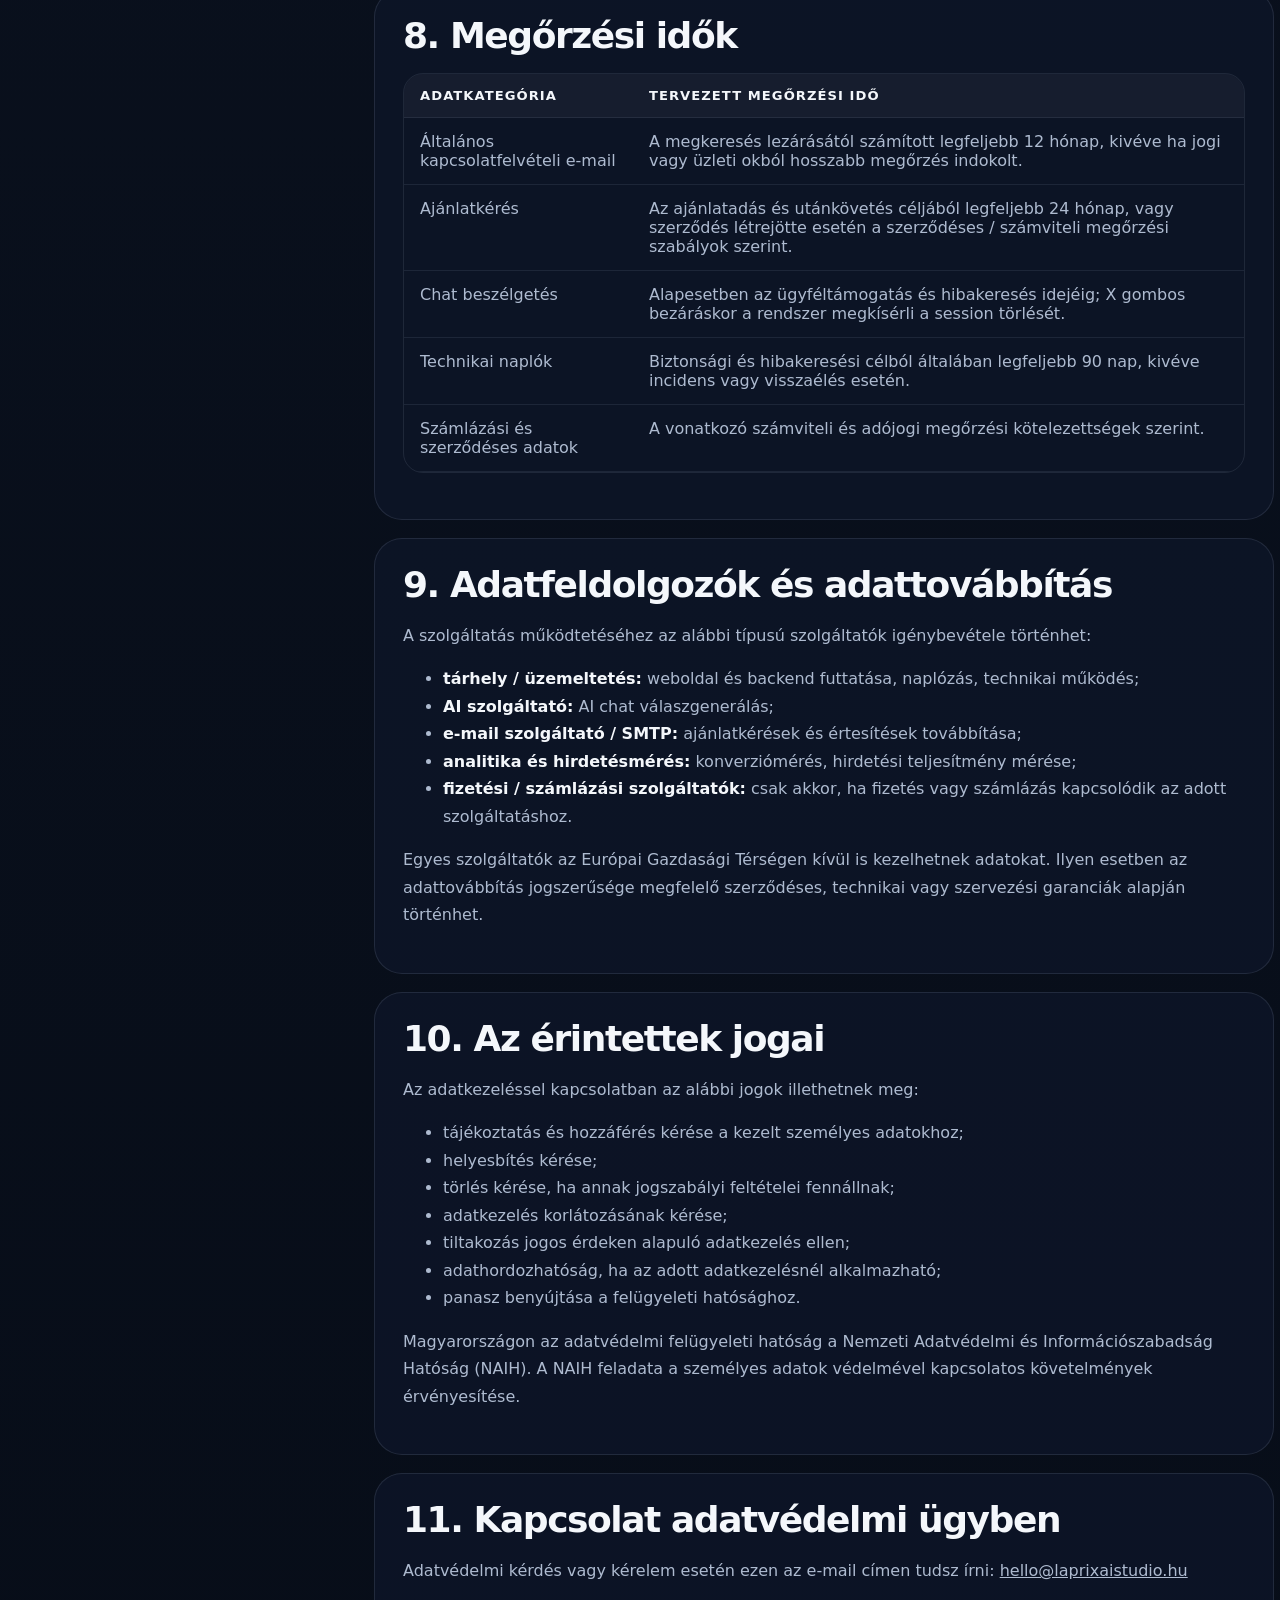
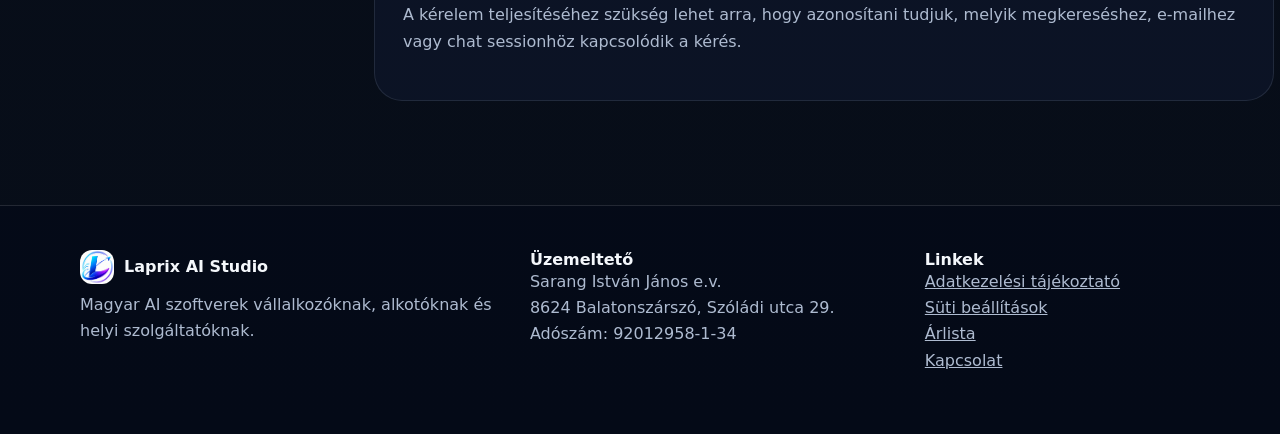
<file: adatkezeles.html>
<!doctype html>
<html lang="hu">
<head>
  <meta charset="utf-8" />
  <meta name="viewport" content="width=device-width, initial-scale=1" />
  <title>Adatkezelési tájékoztató – Laprix AI Studio</title>
  <meta name="description" content="Laprix AI Studio adatkezelési tájékoztató: weboldal, AI chat, ajánlatkérés, emberi chat átvétel, admin értesítések és kapcsolattartás." />
  <meta name="theme-color" content="#101827" />
  <meta property="og:title" content="Adatkezelési tájékoztató – Laprix AI Studio" />
  <meta property="og:description" content="Tájékoztatás a Laprix AI Studio weboldal, AI chat, ajánlatkérés és emberi chat átvétel adatkezeléséről." />
  <meta property="og:type" content="website" />
  <meta property="og:url" content="https://laprixaistudio.hu/adatkezeles.html" />
  <meta property="og:image" content="https://laprixaistudio.hu/assets/laprix-logo.png" />
  <link rel="canonical" href="https://laprixaistudio.hu/adatkezeles.html" />
  <link rel="icon" href="/favicon.png" type="image/png" />
  <link rel="stylesheet" href="/styles.css" />
  <style>
* {
  box-sizing: border-box;
}

:root {
  --bg: #08111f;
  --bg-soft: #101827;
  --bg-card: rgba(255, 255, 255, 0.07);
  --bg-card-strong: rgba(255, 255, 255, 0.11);
  --text: #f4f7fb;
  --muted: #aebbd0;
  --line: rgba(255, 255, 255, 0.12);
  --primary: #61dafb;
  --primary-strong: #38bdf8;
  --accent: #a78bfa;
  --success: #34d399;
  --warning: #fbbf24;
  --radius-xl: 28px;
  --radius-lg: 20px;
  --shadow: 0 24px 80px rgba(0, 0, 0, 0.32);
  font-family: Inter, ui-sans-serif, system-ui, -apple-system, BlinkMacSystemFont, "Segoe UI", sans-serif;
}

html {
  scroll-behavior: smooth;
}

body {
  margin: 0;
  background:
    radial-gradient(circle at top left, rgba(97, 218, 251, 0.18), transparent 34rem),
    radial-gradient(circle at 85% 8%, rgba(167, 139, 250, 0.18), transparent 30rem),
    linear-gradient(180deg, #08111f 0%, #0b1220 44%, #070d18 100%);
  color: var(--text);
  min-height: 100vh;
}

a {
  color: inherit;
}

.skip-link {
  position: absolute;
  left: 16px;
  top: -80px;
  background: #ffffff;
  color: #08111f;
  padding: 10px 14px;
  border-radius: 999px;
  z-index: 100;
}

.skip-link:focus {
  top: 16px;
}

.container {
  width: min(1120px, calc(100% - 40px));
  margin: 0 auto;
}

.site-header {
  position: sticky;
  top: 0;
  z-index: 50;
  backdrop-filter: blur(18px);
  background: rgba(8, 17, 31, 0.78);
  border-bottom: 1px solid var(--line);
}

.nav {
  min-height: 76px;
  display: flex;
  align-items: center;
  justify-content: space-between;
  gap: 24px;
}

.brand {
  display: inline-flex;
  align-items: center;
  gap: 12px;
  text-decoration: none;
}

.brand-mark {
  width: 42px;
  height: 42px;
  border-radius: 14px;
  display: grid;
  place-items: center;
  background: linear-gradient(135deg, var(--primary), var(--accent));
  color: #06101f;
  font-weight: 900;
  letter-spacing: -0.04em;
  box-shadow: 0 12px 30px rgba(97, 218, 251, 0.22);
}

.brand-text {
  display: grid;
  line-height: 1.1;
}

.brand-text strong {
  font-size: 1rem;
}

.brand-text small {
  color: var(--muted);
  font-size: 0.76rem;
  margin-top: 4px;
}

.nav-links {
  display: flex;
  align-items: center;
  gap: 22px;
  color: var(--muted);
  font-size: 0.94rem;
}

.nav-links a {
  text-decoration: none;
}

.nav-links a:hover {
  color: var(--text);
}

.section {
  padding: 86px 0;
}

.hero {
  padding-top: 108px;
}

.hero-grid {
  display: grid;
  grid-template-columns: minmax(0, 1.12fr) minmax(320px, 0.88fr);
  align-items: center;
  gap: 52px;
}

.eyebrow {
  color: var(--primary);
  font-size: 0.84rem;
  text-transform: uppercase;
  font-weight: 800;
  letter-spacing: 0.14em;
  margin: 0 0 14px;
}

h1,
h2,
h3,
p {
  margin-top: 0;
}

h1 {
  font-size: clamp(2.7rem, 7vw, 5.8rem);
  line-height: 0.95;
  letter-spacing: -0.075em;
  margin-bottom: 24px;
}

h2 {
  font-size: clamp(2rem, 4vw, 3.35rem);
  line-height: 1.02;
  letter-spacing: -0.055em;
  margin-bottom: 18px;
}

h3 {
  font-size: 1.18rem;
  letter-spacing: -0.025em;
  margin-bottom: 10px;
}

.lead,
.section-heading p,
.contact-card p {
  color: var(--muted);
  font-size: 1.08rem;
  line-height: 1.72;
}

.lead {
  max-width: 720px;
  margin-bottom: 32px;
}

.hero-actions,
.contact-actions {
  display: flex;
  flex-wrap: wrap;
  gap: 14px;
  align-items: center;
}

.button {
  min-height: 48px;
  padding: 0 20px;
  border-radius: 999px;
  display: inline-flex;
  align-items: center;
  justify-content: center;
  text-decoration: none;
  font-weight: 800;
  border: 1px solid transparent;
}

.button.primary {
  background: linear-gradient(135deg, var(--primary), var(--accent));
  color: #06101f;
  box-shadow: 0 18px 40px rgba(97, 218, 251, 0.18);
}

.button.secondary {
  background: rgba(255, 255, 255, 0.06);
  color: var(--text);
  border-color: var(--line);
}

.button:hover {
  transform: translateY(-1px);
}

.trust-row {
  display: flex;
  flex-wrap: wrap;
  gap: 10px;
  margin-top: 28px;
}

.trust-row span {
  color: var(--muted);
  border: 1px solid var(--line);
  background: rgba(255, 255, 255, 0.04);
  border-radius: 999px;
  padding: 9px 12px;
  font-size: 0.88rem;
}

.hero-panel {
  position: relative;
  border: 1px solid var(--line);
  background:
    linear-gradient(180deg, rgba(255, 255, 255, 0.10), rgba(255, 255, 255, 0.045)),
    rgba(16, 24, 39, 0.72);
  border-radius: var(--radius-xl);
  padding: 18px;
  box-shadow: var(--shadow);
  overflow: hidden;
}

.panel-glow {
  position: absolute;
  inset: auto -70px -90px auto;
  width: 240px;
  height: 240px;
  background: radial-gradient(circle, rgba(97, 218, 251, 0.23), transparent 68%);
  pointer-events: none;
}

.panel-card {
  position: relative;
  display: grid;
  grid-template-columns: 16px 1fr;
  gap: 14px;
  padding: 18px;
  border-radius: 22px;
  background: rgba(255, 255, 255, 0.065);
  border: 1px solid rgba(255, 255, 255, 0.10);
}

.panel-card + .panel-card {
  margin-top: 12px;
}

.panel-card p {
  color: var(--muted);
  line-height: 1.55;
  margin: 6px 0 0;
  font-size: 0.94rem;
}

.status-dot {
  width: 11px;
  height: 11px;
  margin-top: 5px;
  border-radius: 50%;
  box-shadow: 0 0 0 6px rgba(255, 255, 255, 0.055);
}

.status-dot.live {
  background: var(--success);
}

.status-dot.build {
  background: var(--warning);
}

.status-dot.plan {
  background: var(--accent);
}

.section-heading {
  max-width: 760px;
  margin: 0 auto 34px;
  text-align: center;
}

.section-heading.left {
  text-align: left;
  margin: 0;
}

.product-grid {
  display: grid;
  grid-template-columns: repeat(2, minmax(0, 1fr));
  gap: 18px;
}

.product-card,
.roadmap-item,
.contact-card,
.why-item {
  border: 1px solid var(--line);
  background: var(--bg-card);
  border-radius: var(--radius-lg);
  box-shadow: 0 20px 55px rgba(0, 0, 0, 0.18);
}

.product-card {
  padding: 26px;
  min-height: 360px;
}

.product-card.featured {
  background:
    linear-gradient(135deg, rgba(97, 218, 251, 0.14), rgba(167, 139, 250, 0.10)),
    var(--bg-card);
}

.card-top {
  display: flex;
  flex-wrap: wrap;
  gap: 8px;
  margin-bottom: 18px;
}

.tag,
.roadmap-state {
  display: inline-flex;
  align-items: center;
  min-height: 28px;
  border-radius: 999px;
  padding: 0 10px;
  font-size: 0.76rem;
  font-weight: 900;
}

.tag.live,
.roadmap-state.live {
  background: rgba(52, 211, 153, 0.14);
  color: #86efac;
}

.tag.build,
.roadmap-state.build {
  background: rgba(251, 191, 36, 0.14);
  color: #fde68a;
}

.tag.plan,
.roadmap-state.plan {
  background: rgba(167, 139, 250, 0.16);
  color: #ddd6fe;
}

.tag.audience {
  background: rgba(255, 255, 255, 0.09);
  color: var(--muted);
}

.product-card p,
.product-card li,
.roadmap-item p,
.why-item p,
.site-footer p {
  color: var(--muted);
  line-height: 1.65;
}

.product-card ul {
  padding-left: 18px;
  margin: 18px 0 22px;
}

.text-link,
.muted-link {
  font-weight: 900;
  text-decoration: none;
}

.text-link {
  color: var(--primary);
}

.text-link:hover {
  text-decoration: underline;
}

.muted-link {
  color: var(--muted);
}

.split {
  display: grid;
  grid-template-columns: minmax(0, 0.85fr) minmax(320px, 1.15fr);
  gap: 42px;
  align-items: start;
}

.why-list {
  display: grid;
  gap: 14px;
}

.why-item {
  display: grid;
  grid-template-columns: 54px 1fr;
  gap: 18px;
  padding: 22px;
}

.why-item span {
  width: 42px;
  height: 42px;
  display: grid;
  place-items: center;
  border-radius: 14px;
  background: rgba(97, 218, 251, 0.12);
  color: var(--primary);
  font-weight: 900;
}

.roadmap {
  display: grid;
  grid-template-columns: repeat(4, minmax(0, 1fr));
  gap: 16px;
}

.roadmap-item {
  padding: 22px;
}

.roadmap-item h3 {
  margin-top: 18px;
}

.contact-card {
  display: grid;
  grid-template-columns: minmax(0, 1fr) auto;
  gap: 28px;
  align-items: center;
  padding: 34px;
  background:
    linear-gradient(135deg, rgba(97, 218, 251, 0.13), rgba(167, 139, 250, 0.10)),
    var(--bg-card-strong);
}

.site-footer {
  border-top: 1px solid var(--line);
  padding: 44px 0;
  background: rgba(2, 6, 23, 0.42);
}

.footer-grid {
  display: grid;
  grid-template-columns: 1.15fr 1fr 0.75fr;
  gap: 28px;
}

.site-footer a {
  color: var(--muted);
}

.site-footer a:hover {
  color: var(--text);
}

@media (max-width: 900px) {
  .nav {
    align-items: flex-start;
    flex-direction: column;
    padding: 16px 0;
  }

  .nav-links {
    width: 100%;
    overflow-x: auto;
    padding-bottom: 4px;
  }

  .hero {
    padding-top: 72px;
  }

  .hero-grid,
  .split,
  .contact-card {
    grid-template-columns: 1fr;
  }

  .product-grid,
  .roadmap,
  .footer-grid {
    grid-template-columns: 1fr;
  }

  .product-card {
    min-height: auto;
  }

  .contact-actions {
    justify-content: flex-start;
  }
}

@media (max-width: 560px) {
  .container {
    width: min(100% - 28px, 1120px);
  }

  .section {
    padding: 62px 0;
  }

  .hero {
    padding-top: 60px;
  }

  .hero-actions .button,
  .contact-actions .button {
    width: 100%;
  }

  .why-item {
    grid-template-columns: 1fr;
  }

  .product-card,
  .contact-card {
    padding: 22px;
  }
}

.custom-dev-section {
  padding-top: 40px;
}

.custom-dev-card {
  display: grid;
  grid-template-columns: minmax(0, 1.12fr) minmax(320px, 0.88fr);
  gap: 22px;
  align-items: stretch;
  border: 1px solid var(--line);
  background:
    radial-gradient(circle at top left, rgba(97, 218, 251, 0.16), transparent 28rem),
    radial-gradient(circle at bottom right, rgba(167, 139, 250, 0.14), transparent 26rem),
    rgba(255, 255, 255, 0.065);
  border-radius: var(--radius-xl);
  padding: 30px;
  box-shadow: var(--shadow);
}

.custom-dev-copy p {
  color: var(--muted);
  line-height: 1.72;
  font-size: 1.04rem;
}

.custom-dev-steps {
  display: grid;
  grid-template-columns: repeat(3, minmax(0, 1fr));
  gap: 12px;
  margin-top: 24px;
}

.custom-dev-steps div,
.custom-dev-panel {
  border: 1px solid var(--line);
  background: rgba(255, 255, 255, 0.06);
  border-radius: 20px;
}

.custom-dev-steps div {
  padding: 18px;
}

.custom-dev-steps span {
  width: 34px;
  height: 34px;
  display: grid;
  place-items: center;
  border-radius: 12px;
  background: rgba(97, 218, 251, 0.14);
  color: var(--primary);
  font-weight: 900;
  margin-bottom: 14px;
}

.custom-dev-steps strong {
  display: block;
  margin-bottom: 8px;
}

.custom-dev-steps p {
  margin-bottom: 0;
  font-size: 0.92rem;
}

.custom-dev-panel {
  padding: 24px;
}

.custom-dev-panel ul {
  padding-left: 18px;
  margin: 18px 0 24px;
}

.custom-dev-panel li {
  color: var(--muted);
  line-height: 1.7;
}

.custom-dev-panel .button {
  width: 100%;
}

.panel-note {
  color: var(--muted);
  font-size: 0.9rem;
  line-height: 1.6;
  margin: 16px 0 0;
}

@media (max-width: 900px) {
  .custom-dev-card,
  .custom-dev-steps {
    grid-template-columns: 1fr;
  }
}

@media (max-width: 560px) {
  .custom-dev-card {
    padding: 22px;
  }
}


/* Laprix AI ChatLead V1 */
.laprix-chat-root{position:fixed;right:18px;bottom:18px;z-index:9999;font-family:Inter,ui-sans-serif,system-ui,-apple-system,BlinkMacSystemFont,"Segoe UI",sans-serif}.laprix-chat-launcher{min-height:54px;border:1px solid rgba(255,255,255,.18);border-radius:999px;padding:8px 16px 8px 8px;display:inline-flex;align-items:center;gap:10px;background:linear-gradient(135deg,#61dafb,#a78bfa);color:#06101f;font-weight:900;cursor:pointer;box-shadow:0 20px 50px rgba(0,0,0,.32)}.laprix-chat-launcher-icon{width:38px;height:38px;border-radius:999px;display:grid;place-items:center;background:rgba(6,16,31,.16);color:#06101f;letter-spacing:-.04em}.laprix-chat-panel{position:absolute;right:0;bottom:72px;width:min(390px,calc(100vw - 28px));height:min(650px,calc(100vh - 110px));display:none;flex-direction:column;overflow:hidden;border:1px solid rgba(255,255,255,.16);border-radius:26px;background:radial-gradient(circle at top left,rgba(97,218,251,.20),transparent 18rem),linear-gradient(180deg,rgba(16,24,39,.98),rgba(8,17,31,.98));color:#f4f7fb;box-shadow:0 28px 90px rgba(0,0,0,.46)}.laprix-chat-panel.open{display:flex}.laprix-chat-header{padding:16px;display:flex;justify-content:space-between;gap:12px;align-items:center;border-bottom:1px solid rgba(255,255,255,.12)}.laprix-chat-header strong{display:block;font-size:1rem}.laprix-chat-status{display:block;margin-top:3px;color:#aebbd0;font-size:.82rem}.laprix-chat-close,.laprix-chat-lead-close{width:34px;height:34px;border:0;border-radius:999px;background:rgba(255,255,255,.08);color:#f4f7fb;font-size:1.3rem;cursor:pointer}.laprix-chat-messages{flex:1;overflow:auto;padding:16px}.laprix-chat-message{display:flex;margin-bottom:10px}.laprix-chat-message.user{justify-content:flex-end}.laprix-chat-bubble{max-width:86%;padding:12px 13px;border-radius:18px;line-height:1.45;white-space:pre-wrap;font-size:.94rem}.laprix-chat-message.assistant .laprix-chat-bubble{background:rgba(255,255,255,.08);color:#f4f7fb;border-top-left-radius:7px}.laprix-chat-message.user .laprix-chat-bubble{background:linear-gradient(135deg,#61dafb,#a78bfa);color:#06101f;border-top-right-radius:7px}.laprix-chat-quick{padding:0 14px 10px;display:flex;flex-wrap:wrap;gap:8px}.laprix-chat-quick button{border:1px solid rgba(255,255,255,.13);border-radius:999px;padding:8px 10px;background:rgba(255,255,255,.06);color:#f4f7fb;font-weight:800;cursor:pointer;font-size:.78rem}.laprix-chat-form{display:grid;grid-template-columns:1fr auto;gap:8px;padding:12px;border-top:1px solid rgba(255,255,255,.12)}.laprix-chat-input,.laprix-chat-lead-form input,.laprix-chat-lead-form textarea,.laprix-chat-lead-form select{width:100%;border:1px solid rgba(255,255,255,.14);border-radius:14px;padding:11px 12px;background:rgba(255,255,255,.08);color:#f4f7fb;outline:none}.laprix-chat-input::placeholder,.laprix-chat-lead-form textarea::placeholder{color:rgba(244,247,251,.62)}.laprix-chat-send{border:0;border-radius:14px;padding:0 14px;background:linear-gradient(135deg,#61dafb,#a78bfa);color:#06101f;font-weight:900;cursor:pointer}.laprix-chat-send:disabled{cursor:not-allowed;opacity:.62}.laprix-chat-privacy{padding:0 14px 12px;margin:0;color:#aebbd0;font-size:.76rem;line-height:1.4}.laprix-chat-privacy a{color:#61dafb}.laprix-chat-lead-form-wrap{display:none;max-height:56%;overflow:auto;padding:0 12px 12px}.laprix-chat-lead-form-wrap.open{display:block}.laprix-chat-lead-form{display:grid;gap:9px;padding:12px;border:1px solid rgba(255,255,255,.13);border-radius:20px;background:rgba(0,0,0,.18)}.laprix-chat-lead-title{display:flex;align-items:center;justify-content:space-between}.laprix-chat-lead-form label{color:#aebbd0;font-size:.82rem;display:grid;gap:5px}.laprix-chat-lead-form select option{color:#06101f}@media(max-width:560px){.laprix-chat-root{right:14px;bottom:14px}.laprix-chat-panel{position:fixed;right:14px;left:14px;bottom:78px;width:auto;height:min(650px,calc(100vh - 96px))}.laprix-chat-launcher span:last-child{display:none}.laprix-chat-launcher{padding:8px}}


/* Laprix AI Studio V1.11 logo-only brand patch */
.brand-logo-img {
  width: 42px;
  height: 42px;
  border-radius: 14px;
  object-fit: cover;
  box-shadow: 0 10px 30px rgba(40, 114, 255, 0.22);
  background: rgba(255, 255, 255, 0.92);
  flex: 0 0 auto;
}

.footer-brand-row {
  display: inline-flex;
  align-items: center;
  gap: 10px;
  margin-bottom: 8px;
}

.footer-brand-row img {
  width: 34px;
  height: 34px;
  border-radius: 12px;
  object-fit: cover;
  background: rgba(255, 255, 255, 0.92);
}

@media (max-width: 720px) {
  .brand-logo-img {
    width: 38px;
    height: 38px;
    border-radius: 12px;
  }
}

/* Laprix AI Studio V1.13 pricing page */
.pricing-hero{padding-top:96px;padding-bottom:44px}
.pricing-hero h1{max-width:980px;font-size:clamp(2.4rem,6vw,5.4rem);line-height:.98;letter-spacing:-.06em;margin:0 0 22px}
.price-alert{margin:24px 0;padding:18px 20px;border-radius:22px;border:1px solid rgba(56,189,248,.24);background:linear-gradient(135deg,rgba(56,189,248,.10),rgba(139,92,246,.10));color:var(--muted);box-shadow:var(--shadow-soft)}
.price-alert strong{color:var(--text)}
.price-section{padding-top:52px;padding-bottom:52px}
.price-section.alt{background:rgba(15,23,42,.34)}
.pricing-grid{display:grid;grid-template-columns:repeat(3,minmax(0,1fr));gap:18px;margin-top:28px}
.price-card{position:relative;padding:24px;border-radius:28px;border:1px solid rgba(148,163,184,.16);background:rgba(15,23,42,.72);box-shadow:var(--shadow-soft)}
.price-card.featured{border-color:rgba(56,189,248,.34);background:linear-gradient(135deg,rgba(14,165,233,.16),rgba(124,58,237,.14)),rgba(15,23,42,.78)}
.price-card h3{margin:18px 0 12px;font-size:1.35rem}
.price{margin:0;font-size:clamp(1.9rem,3vw,3rem);line-height:1;letter-spacing:-.05em;font-weight:900;color:var(--text)}
.price-note{min-height:44px;margin:12px 0 16px;color:var(--muted)}
.price-card ul{margin:0;padding-left:18px;color:var(--muted)}
.price-card li+li{margin-top:8px}
.price-table-wrap{overflow-x:auto;border-radius:24px;border:1px solid rgba(148,163,184,.16);background:rgba(15,23,42,.72);box-shadow:var(--shadow-soft);margin-top:24px}
.price-table{width:100%;border-collapse:collapse;min-width:760px}
.price-table th,.price-table td{padding:16px 18px;text-align:left;border-bottom:1px solid rgba(148,163,184,.12);vertical-align:top}
.price-table th{color:var(--text);font-size:.82rem;text-transform:uppercase;letter-spacing:.08em;background:rgba(255,255,255,.04)}
.price-table td{color:var(--muted)}
.price-table td:first-child,.price-table td:nth-child(2){color:var(--text);font-weight:800}
@media(max-width:980px){.pricing-grid{grid-template-columns:1fr}.price-note{min-height:0}.pricing-hero{padding-top:72px}}


/* Laprix AI Studio V1.15 homepage conversion polish */
.service-focus-section {
  padding-top: 62px;
  padding-bottom: 62px;
  background:
    radial-gradient(circle at 20% 10%, rgba(14, 165, 233, 0.10), transparent 30%),
    radial-gradient(circle at 90% 50%, rgba(139, 92, 246, 0.10), transparent 30%),
    rgba(15, 23, 42, 0.22);
}

.service-focus-grid {
  display: grid;
  grid-template-columns: repeat(3, minmax(0, 1fr));
  gap: 18px;
  margin-top: 30px;
}

.service-focus-card {
  padding: 24px;
  border-radius: 28px;
  border: 1px solid rgba(148, 163, 184, 0.16);
  background: rgba(15, 23, 42, 0.72);
  box-shadow: var(--shadow-soft);
}

.service-focus-card.highlighted {
  border-color: rgba(56, 189, 248, 0.34);
  background: linear-gradient(135deg, rgba(14, 165, 233, 0.16), rgba(124, 58, 237, 0.14)), rgba(15, 23, 42, 0.82);
}

.service-icon {
  display: inline-grid;
  place-items: center;
  width: 46px;
  height: 46px;
  border-radius: 16px;
  background: rgba(255, 255, 255, 0.06);
  margin-bottom: 14px;
  font-size: 1.25rem;
}

.service-focus-card h3 {
  margin: 0 0 10px;
  font-size: 1.22rem;
}

.service-focus-card p {
  color: var(--muted);
  margin: 0 0 18px;
}

.service-focus-card a {
  color: var(--accent);
  font-weight: 800;
  text-decoration: none;
}

.service-focus-card a:hover {
  text-decoration: underline;
}

.price-reminder-section {
  padding-top: 52px;
  padding-bottom: 52px;
}

.price-reminder-card {
  display: grid;
  grid-template-columns: 1.5fr auto;
  gap: 28px;
  align-items: center;
  border-radius: 32px;
  padding: 30px;
  border: 1px solid rgba(56, 189, 248, 0.22);
  background: linear-gradient(135deg, rgba(14, 165, 233, 0.12), rgba(124, 58, 237, 0.12)), rgba(15, 23, 42, 0.78);
  box-shadow: var(--shadow-soft);
}

.price-reminder-card h2 {
  margin: 0 0 10px;
  font-size: clamp(1.8rem, 3vw, 3.2rem);
  line-height: 1.05;
  letter-spacing: -0.04em;
}

.price-reminder-card p {
  margin: 0;
  color: var(--muted);
}

@media (max-width: 980px) {
  .service-focus-grid {
    grid-template-columns: 1fr;
  }

  .price-reminder-card {
    grid-template-columns: 1fr;
  }
}


/* Laprix AI Studio V1.16 mobile + CTA polish */
.nav {
  gap: 18px;
}

.nav-links {
  align-items: center;
}

.nav-quote-link {
  padding: 10px 14px;
  border-radius: 999px;
  background: linear-gradient(135deg, var(--accent), var(--accent-2));
  color: #06111f !important;
  font-weight: 900;
  box-shadow: 0 14px 32px rgba(56, 189, 248, 0.22);
}

.nav-quote-link:hover {
  text-decoration: none !important;
  filter: brightness(1.05);
}

.mobile-quick-actions {
  display: none;
}

.hero-microcopy {
  max-width: 620px;
  margin: 14px 0 0;
  color: var(--muted);
  font-size: 0.95rem;
}

.hero-actions {
  flex-wrap: wrap;
}

.button {
  white-space: nowrap;
}

@media (max-width: 1080px) {
  .nav {
    align-items: flex-start;
  }

  .nav-links {
    max-width: 100%;
    overflow-x: auto;
    padding-bottom: 8px;
    scrollbar-width: thin;
    -webkit-overflow-scrolling: touch;
  }

  .nav-links a {
    flex: 0 0 auto;
  }
}

@media (max-width: 820px) {
  .site-header {
    position: sticky;
    top: 0;
    z-index: 40;
    backdrop-filter: blur(18px);
  }

  .nav {
    padding-top: 12px;
    padding-bottom: 10px;
    flex-direction: column;
    align-items: stretch;
  }

  .brand {
    width: 100%;
  }

  .brand-text small {
    display: none;
  }

  .nav-links {
    display: flex;
    gap: 8px;
    width: 100%;
    padding: 4px 0 10px;
    margin: 0;
    overflow-x: auto;
  }

  .nav-links a {
    padding: 9px 12px;
    border-radius: 999px;
    background: rgba(255, 255, 255, 0.05);
    border: 1px solid rgba(148, 163, 184, 0.12);
    font-size: 0.88rem;
  }

  .nav-quote-link {
    background: linear-gradient(135deg, var(--accent), var(--accent-2)) !important;
  }

  .mobile-quick-actions {
    position: sticky;
    top: 86px;
    z-index: 35;
    display: grid;
    grid-template-columns: repeat(3, 1fr);
    gap: 8px;
    padding: 10px 14px;
    background: rgba(2, 6, 23, 0.86);
    backdrop-filter: blur(16px);
    border-bottom: 1px solid rgba(148, 163, 184, 0.12);
  }

  .mobile-quick-actions a {
    display: grid;
    place-items: center;
    min-height: 38px;
    padding: 8px 10px;
    border-radius: 999px;
    background: rgba(255, 255, 255, 0.06);
    color: var(--text);
    text-decoration: none;
    font-size: 0.82rem;
    font-weight: 800;
    text-align: center;
  }

  .mobile-quick-actions a:first-child {
    background: linear-gradient(135deg, var(--accent), var(--accent-2));
    color: #06111f;
  }

  .hero {
    padding-top: 52px;
  }

  .hero-grid {
    grid-template-columns: 1fr;
    gap: 32px;
  }

  .hero-copy h1 {
    font-size: clamp(2.6rem, 13vw, 4.2rem);
    line-height: 0.98;
  }

  .lead {
    font-size: 1.02rem;
  }

  .hero-actions {
    display: grid;
    grid-template-columns: 1fr;
    gap: 10px;
    max-width: 420px;
  }

  .hero-actions .button {
    width: 100%;
    justify-content: center;
  }

  .trust-row {
    gap: 8px;
  }

  .trust-row span {
    font-size: 0.78rem;
  }

  .hero-panel {
    order: 2;
  }

  .panel-card {
    padding: 16px;
  }

  .service-focus-section,
  .products-section,
  .why-section,
  .custom-dev-section,
  .roadmap-section,
  .price-reminder-section,
  .contact-section {
    padding-top: 48px;
    padding-bottom: 48px;
  }

  .section-heading h2,
  .custom-dev-copy h2,
  .price-reminder-card h2,
  .contact-card h2 {
    font-size: clamp(2rem, 10vw, 3.4rem);
    line-height: 1.02;
  }

  .product-grid,
  .service-focus-grid,
  .roadmap,
  .footer-grid {
    grid-template-columns: 1fr !important;
  }

  .custom-dev-card,
  .contact-card,
  .price-reminder-card {
    grid-template-columns: 1fr;
    padding: 22px;
    border-radius: 24px;
  }

  .custom-dev-steps {
    grid-template-columns: 1fr;
  }

  .contact-actions {
    width: 100%;
  }

  .contact-actions .button {
    width: 100%;
    justify-content: center;
  }

  .chat-widget,
  .laprix-chat-widget,
  #laprix-chat-widget {
    max-width: calc(100vw - 20px) !important;
  }
}

@media (max-width: 460px) {
  .container {
    width: min(100% - 28px, var(--container));
  }

  .mobile-quick-actions {
    top: 82px;
    padding-left: 10px;
    padding-right: 10px;
  }

  .mobile-quick-actions a {
    font-size: 0.76rem;
    padding-left: 6px;
    padding-right: 6px;
  }

  .brand strong {
    font-size: 0.95rem;
  }

  .hero-copy h1 {
    font-size: clamp(2.25rem, 14vw, 3.4rem);
  }

  .button {
    min-height: 46px;
  }
}


/* Laprix AI Studio V1.17 mobile CTA contrast fix */
@media (max-width: 820px) {
  .nav-quote-link,
  .nav-links .nav-quote-link,
  .mobile-quick-actions a:first-child {
    background: linear-gradient(135deg, #38d9ff 0%, #9d7cff 100%) !important;
    color: #04111f !important;
    border: 1px solid rgba(255, 255, 255, 0.38) !important;
    box-shadow:
      0 10px 26px rgba(56, 217, 255, 0.38),
      0 0 0 1px rgba(255, 255, 255, 0.10) inset !important;
    font-weight: 950 !important;
    opacity: 1 !important;
  }

  .nav-quote-link::after,
  .mobile-quick-actions a:first-child::after {
    content: " →";
    font-weight: 950;
  }

  .mobile-quick-actions {
    background: rgba(2, 6, 23, 0.96) !important;
    box-shadow: 0 14px 30px rgba(0, 0, 0, 0.34);
  }

  .mobile-quick-actions a {
    background: rgba(255, 255, 255, 0.095) !important;
    color: #f8fbff !important;
    border: 1px solid rgba(255, 255, 255, 0.16) !important;
    opacity: 1 !important;
  }

  .mobile-quick-actions a:first-child {
    background: linear-gradient(135deg, #38d9ff 0%, #9d7cff 100%) !important;
    color: #04111f !important;
  }
}

@media (max-width: 460px) {
  .mobile-quick-actions a:first-child {
    font-size: 0.80rem !important;
  }
}


/* Laprix AI Studio V1.18 desktop header CTA contrast fix */
.nav-links .nav-quote-link,
.nav-quote-link {
  background: linear-gradient(135deg, #38d9ff 0%, #8b5cf6 100%) !important;
  color: #04111f !important;
  border: 1px solid rgba(255, 255, 255, 0.42) !important;
  box-shadow:
    0 12px 34px rgba(56, 217, 255, 0.28),
    0 0 0 1px rgba(255, 255, 255, 0.10) inset !important;
  font-weight: 950 !important;
  opacity: 1 !important;
  text-shadow: none !important;
}

.nav-links .nav-quote-link:hover,
.nav-quote-link:hover {
  filter: brightness(1.08);
  transform: translateY(-1px);
  text-decoration: none !important;
}

.nav-links .nav-quote-link::after,
.nav-quote-link::after {
  content: " →";
  font-weight: 950;
}

@media (min-width: 821px) {
  .nav-links .nav-quote-link {
    margin-left: 6px;
    padding: 10px 16px;
  }
}


/* Laprix AI Studio V1.19 copy polish support */
.custom-dev-note {
  margin: 14px 0 0;
  color: var(--muted);
  font-size: 0.94rem;
  line-height: 1.55;
}

/* Laprix AI Studio V1.29 privacy page support */
.privacy-hero {
  padding-top: 88px;
  padding-bottom: 34px;
}

.privacy-hero h1 {
  max-width: 980px;
  font-size: clamp(2.4rem, 6vw, 5.2rem);
  line-height: 0.98;
  letter-spacing: -0.06em;
  margin: 0 0 20px;
}

.privacy-layout {
  display: grid;
  grid-template-columns: 270px 1fr;
  gap: 24px;
  align-items: start;
}

.privacy-toc {
  position: sticky;
  top: 110px;
  padding: 18px;
  border-radius: 24px;
  border: 1px solid rgba(148, 163, 184, 0.16);
  background: rgba(15, 23, 42, 0.72);
  box-shadow: var(--shadow-soft);
}

.privacy-toc strong {
  display: block;
  margin-bottom: 12px;
}

.privacy-toc a {
  display: block;
  color: var(--muted);
  text-decoration: none;
  padding: 8px 0;
  border-bottom: 1px solid rgba(148, 163, 184, 0.08);
  font-size: 0.92rem;
}

.privacy-toc a:hover {
  color: var(--accent);
}

.privacy-card {
  padding: 28px;
  border-radius: 28px;
  border: 1px solid rgba(148, 163, 184, 0.16);
  background: rgba(15, 23, 42, 0.72);
  box-shadow: var(--shadow-soft);
  margin-bottom: 18px;
}

.privacy-card h2 {
  margin-top: 0;
  font-size: clamp(1.55rem, 3vw, 2.25rem);
  letter-spacing: -0.04em;
}

.privacy-card h3 {
  margin-top: 24px;
}

.privacy-card p,
.privacy-card li {
  color: var(--muted);
  line-height: 1.72;
}

.privacy-card strong {
  color: var(--text);
}

.privacy-table-wrap {
  overflow-x: auto;
  border-radius: 20px;
  border: 1px solid rgba(148, 163, 184, 0.14);
  margin: 18px 0;
}

.privacy-table {
  width: 100%;
  min-width: 840px;
  border-collapse: collapse;
}

.privacy-table th,
.privacy-table td {
  padding: 14px 16px;
  border-bottom: 1px solid rgba(148, 163, 184, 0.12);
  text-align: left;
  vertical-align: top;
  color: var(--muted);
}

.privacy-table th {
  color: var(--text);
  background: rgba(255, 255, 255, 0.04);
  font-size: 0.82rem;
  text-transform: uppercase;
  letter-spacing: 0.08em;
}

.privacy-note {
  border-radius: 20px;
  padding: 16px 18px;
  border: 1px solid rgba(56, 189, 248, 0.24);
  background: linear-gradient(135deg, rgba(56, 189, 248, 0.10), rgba(139, 92, 246, 0.10));
  color: var(--muted);
}

@media (max-width: 980px) {
  .privacy-layout {
    grid-template-columns: 1fr;
  }

  .privacy-toc {
    position: static;
  }

  .privacy-card {
    padding: 22px;
  }
}


  </style>
  <!-- Laprix Cookie Consent / Google Consent Mode alap -->
  <script>
    window.dataLayer = window.dataLayer || [];
    function gtag(){ dataLayer.push(arguments); }
    window.LAPRIX_GOOGLE_ADS_ID = "AW-18144333266";

    gtag("consent", "default", {
      ad_storage: "denied",
      ad_user_data: "denied",
      ad_personalization: "denied",
      analytics_storage: "denied",
      functionality_storage: "granted",
      security_storage: "granted"
    });
  </script>
</head>
<body>
  <a class="skip-link" href="#main">Ugrás a tartalomra</a>

  <header class="site-header">
    <div class="container nav">
      <a class="brand" href="/" aria-label="Laprix AI Studio főoldal">
        <img class="brand-logo-img" src="/assets/laprix-logo.png" alt="Laprix AI Studio logó" width="40" height="40" />
        <span class="brand-text">
          <strong>Laprix AI Studio</strong>
          <small>AI szoftverportfólió</small>
        </span>
      </a>

      <nav class="nav-links" aria-label="Fő navigáció">
        <a href="/#szolgaltatasok">Szolgáltatások</a>
        <a href="/#termekek">Termékek</a>
        <a href="/#egyedi-fejlesztes">Egyedi fejlesztés</a>
        <a href="/arlista.html">Árlista</a>
        <a class="nav-quote-link" href="/#egyedi-fejlesztes">Ajánlatot kérek</a>
      </nav>
    </div>
  </header>

  <main id="main">
    <section class="section privacy-hero">
      <div class="container">
        <p class="eyebrow">Adatkezelési tájékoztató</p>
        <h1>Laprix AI Studio adatkezelési tájékoztató.</h1>
        <p class="lead">
          Ez a tájékoztató bemutatja, hogyan kezeljük a weboldal használata, ajánlatkérés, AI chat,
          emberi chat átvétel és kapcsolattartás során megadott vagy keletkező adatokat.
        </p>
        <div class="privacy-note">
          <strong>Utolsó frissítés:</strong> 2026. május 22.<br />
          <strong>Fontos:</strong> ez egy gyakorlati, induló vállalkozói adatkezelési szöveg. Éles jogi audit vagy nagyobb kampány előtt érdemes adatvédelmi/jogi szakemberrel is átnézetni.
        </div>
      </div>
    </section>

    <section class="section">
      <div class="container privacy-layout">
        <aside class="privacy-toc" aria-label="Tartalomjegyzék">
          <strong>Tartalom</strong>
          <a href="#adatkezelo">1. Adatkezelő</a>
          <a href="#adatok">2. Kezelt adatok</a>
          <a href="#celok">3. Célok és jogalapok</a>
          <a href="#chat">4. AI chat és emberi átvétel</a>
          <a href="#ajanlatkeres">5. Ajánlatkérés</a>
          <a href="#sutik">6. Sütik és hozzájárulás</a>
          <a href="#technikai">7. Technikai adatok</a>
          <a href="#megorzes">8. Megőrzési idők</a>
          <a href="#tovabbitas">9. Adattovábbítás</a>
          <a href="#jogok">10. Érintetti jogok</a>
          <a href="#kapcsolat">11. Kapcsolat</a>
        </aside>

        <div>
          <article id="adatkezelo" class="privacy-card">
            <h2>1. Az adatkezelő adatai</h2>
            <p>
              <strong>Adatkezelő:</strong> Sarang István János e.v.<br />
              <strong>Márkanév / szolgáltatás:</strong> Laprix AI Studio<br />
              <strong>Székhely:</strong> 8624 Balatonszárszó, Szóládi utca 29.<br />
              <strong>Adószám:</strong> 92012958-1-34<br />
              <strong>E-mail:</strong> <a href="mailto:hello@laprixaistudio.hu">hello@laprixaistudio.hu</a><br />
              <strong>Weboldal:</strong> <a href="https://laprixaistudio.hu">https://laprixaistudio.hu</a>
            </p>
            <p>
              A Laprix AI Studio weboldal készítéssel, weboldal kezeléssel, AI asszisztenssel, online foglalási megoldásokkal,
              FoglalóFlow rendszerrel és egyedi programfejlesztéssel kapcsolatos tájékoztatást és ajánlatkérési lehetőséget biztosít.
            </p>
          </article>

          <article id="adatok" class="privacy-card">
            <h2>2. Milyen adatokat kezelhetünk?</h2>
            <p>A weboldal használata és a kapcsolatfelvétel során az alábbi adatok kezelése történhet:</p>
            <ul>
              <li>név, e-mail cím, telefonszám, cégnév vagy vállalkozás neve, ha ezeket önként megadod;</li>
              <li>ajánlatkérésben megadott üzenet, igény, projektleírás, weboldal link vagy egyéb kapcsolódó információ;</li>
              <li>AI chatben vagy emberi chatben elküldött üzenetek tartalma;</li>
              <li>chat session azonosító, látogatói azonosító, beszélgetési állapot, admin válaszok;</li>
              <li>technikai adatok, például IP-cím, böngészőadatok, időbélyeg, látogatott oldal URL-je;</li>
              <li>Google Ads / konverziómérési események, amennyiben a mérés aktív és a böngésző ezt lehetővé teszi.</li>
            </ul>
            <p>
              Kérjük, a chatben és ajánlatkérésben ne adj meg jelszót, bankkártyaadatot, különleges személyes adatot
              vagy olyan bizalmas adatot, amely az ajánlatadáshoz nem szükséges.
            </p>
          </article>

          <article id="celok" class="privacy-card">
            <h2>3. Adatkezelési célok és jogalapok</h2>
            <div class="privacy-table-wrap">
              <table class="privacy-table">
                <thead>
                  <tr>
                    <th>Adatkezelés</th>
                    <th>Cél</th>
                    <th>Jogalap</th>
                    <th>Tipikus adatok</th>
                  </tr>
                </thead>
                <tbody>
                  <tr>
                    <td>Kapcsolatfelvétel és e-mail</td>
                    <td>Megkeresések megválaszolása, egyeztetés.</td>
                    <td>GDPR 6. cikk (1) f) jogos érdek, illetve szerződéskötést megelőző lépések esetén 6. cikk (1) b).</td>
                    <td>Név, e-mail, üzenet, cégnév, telefonszám.</td>
                  </tr>
                  <tr>
                    <td>Ajánlatkérés</td>
                    <td>Igény felmérése, előzetes vagy pontos ajánlat készítése.</td>
                    <td>GDPR 6. cikk (1) b), szerződéskötést megelőző intézkedések.</td>
                    <td>Név, e-mail, projekt típusa, leírás, chat előzmény.</td>
                  </tr>
                  <tr>
                    <td>AI chat és emberi chat átvétel</td>
                    <td>Kérdések megválaszolása, ügyféltámogatás, ajánlatkérés előkészítése.</td>
                    <td>GDPR 6. cikk (1) f) jogos érdek; ajánlatkérésnél 6. cikk (1) b).</td>
                    <td>Chat üzenetek, session ID, időpont, oldal URL, IP-cím.</td>
                  </tr>
                  <tr>
                    <td>Technikai naplózás</td>
                    <td>Biztonság, hibakeresés, visszaélések megelőzése, működés ellenőrzése.</td>
                    <td>GDPR 6. cikk (1) f) jogos érdek.</td>
                    <td>IP-cím, időbélyeg, hibák, kérések technikai adatai.</td>
                  </tr>
                  <tr>
                    <td>Konverziómérés / hirdetésmérés</td>
                    <td>Hirdetések és ajánlatkérési folyamat eredményességének mérése.</td>
                    <td>Hozzájárulás vagy jogos érdek az alkalmazott mérési beállításoktól függően.</td>
                    <td>Konverziós esemény, oldalmegtekintés, böngésző technikai azonosítói.</td>
                  </tr>
                </tbody>
              </table>
            </div>
            <p>
              A GDPR alapján az érintetteket világos, átlátható tájékoztatás illeti meg arról, hogy milyen személyes adatokat, milyen célból és milyen jogalapon kezelnek róluk. A GDPR 13. cikke a közvetlenül gyűjtött adatoknál előírja a tájékoztatási kötelezettséget, a 6. cikk pedig az adatkezelés jogalapjait határozza meg.
            </p>
          </article>

          <article id="chat" class="privacy-card">
            <h2>4. AI chat, emberi átvétel és admin értesítések</h2>
            <p>
              A weboldalon működő Laprix AI asszisztens célja, hogy gyors tájékoztatást adjon a szolgáltatásokról,
              segítsen eligazodni az ajánlatkérésben, és szükség esetén előkészítse a kapcsolatfelvételt.
            </p>
            <h3>AI válaszadás</h3>
            <p>
              Az AI chat a beküldött üzenetet és a rövid beszélgetési előzményt feldolgozza, majd választ ad.
              Az AI válasza tájékoztató jellegű, nem minősül szerződéses vagy jogi kötelezettségvállalásnak.
            </p>
            <h3>Emberi átvétel</h3>
            <p>
              Bizonyos esetekben a Laprix AI Studio munkatársa átveheti a beszélgetést az AI-tól. Ilyenkor a látogató számára
              a chatben megjelenik, hogy munkatárs csatlakozott, és az adott üzenetekre már ember válaszolhat.
            </p>
            <h3>Chat naplózás</h3>
            <p>
              A chatbeszélgetések a szolgáltatás működtetése, ügyféltámogatás, hibakeresés, visszaélések megelőzése
              és ajánlatkérés kezelése céljából naplózhatók. A napló tartalmazhatja az üzeneteket, session azonosítót,
              látogatói azonosítót, időpontot, oldal URL-t és technikai adatokat.
            </p>
            <h3>Chat törlés</h3>
            <p>
              A látogatói chat X gombos bezárásakor a rendszer a beszélgetést lezárhatja vagy archiválhatja, hogy az ügyfélszolgálati előzmény később visszanézhető legyen. Admin oldalon a beszélgetés külön, kézi művelettel véglegesen törölhető. Kérjük, a chatben ne adj meg jelszót, bankkártyaadatot vagy olyan érzékeny adatot, amely az ügyintézéshez nem szükséges.
            </p>
            <h3>Admin értesítések</h3>
            <p>
              Az admin felületen új chat üzenet esetén vizuális jelzés, hangjelzés, böngésző értesítés és fülcím-jelzés működhet.
              Ezek a funkciók az admin oldalon történő ügyfélkezelést segítik, és nem jelentenek külön nyilvános profilalkotást.
            </p>
          </article>

          <article id="ajanlatkeres" class="privacy-card">
            <h2>5. Ajánlatkérés és e-mail értesítés</h2>
            <p>
              Ajánlatkéréskor az űrlapon megadott adatokat arra használjuk, hogy az igényt megértsük, előzetes kérdéseket tegyünk fel,
              vagy ajánlatot készítsünk. Az ajánlatkérésről e-mail értesítés készülhet a Laprix AI Studio részére.
            </p>
            <p>
              A megadott adatok alapján felvehetjük veled a kapcsolatot a megadott e-mail címen vagy telefonszámon.
              Az ajánlatkérés elküldése nem jelent automatikus megrendelést.
            </p>
          </article>


          <article id="sutik" class="privacy-card">
            <h2>6. Sütik, localStorage és hozzájárulás</h2>
            <p>
              A weboldalon sütik vagy böngészőben tárolt technikai adatok használata történhet. Ezek egy része
              a működéshez szükséges, más részük csak hozzájárulás alapján aktiválódik.
            </p>

            <div class="privacy-table-wrap">
              <table class="privacy-table">
                <thead>
                  <tr>
                    <th>Kategória</th>
                    <th>Cél</th>
                    <th>Állapot</th>
                    <th>Példa</th>
                  </tr>
                </thead>
                <tbody>
                  <tr>
                    <td>Szükséges</td>
                    <td>Weboldal működése, chat session, alap beállítások, biztonság.</td>
                    <td>Mindig aktív</td>
                    <td>chat session azonosító, cookie hozzájárulási választás tárolása.</td>
                  </tr>
                  <tr>
                    <td>Analitika</td>
                    <td>Látogatottság és használat mérése, későbbi analitikai eszközök támogatása.</td>
                    <td>Csak hozzájárulással</td>
                    <td>összesített oldalhasználati mérés.</td>
                  </tr>
                  <tr>
                    <td>Marketing / Google Ads</td>
                    <td>Google Ads konverziómérés, ajánlatkérések és hirdetési eredményesség mérése.</td>
                    <td>Csak hozzájárulással</td>
                    <td>Google Ads tag, konverziós esemény ajánlatkéréskor.</td>
                  </tr>
                </tbody>
              </table>
            </div>

            <p>
              A látogató a cookie bannerben választhat: <strong>Elfogadom</strong>,
              <strong>Csak szükségeseket</strong>, <strong>Elutasítom</strong> vagy részletes
              <strong>Beállítások</strong>. A választás a böngésző localStorage tárhelyében kerül tárolásra.
            </p>
            <p>
              A Google Ads / konverziómérés a weboldalon csak marketing hozzájárulás után töltődik be teljesen.
              A szükséges technikai működés, például a chat session és a hozzájárulási választás tárolása,
              a weboldal működéséhez szükséges.
            </p>
            <p>
              A beállítások később is módosíthatók a láblécben található <a href="#" data-cookie-settings>Süti beállítások</a> linken.
            </p>
          </article>

          <article id="technikai" class="privacy-card">
            <h2>7. Technikai működés és mérés</h2>
            <p>
              A weboldal működéséhez szükséges technikai adatok kezelése történhet a biztonság, megjelenítés,
              hibakeresés és szolgáltatásnyújtás érdekében. Ilyenek lehetnek például a szervernaplók, IP-címek,
              időbélyegek, URL-ek és hibainformációk.
            </p>
            <p>
              A weboldalon Google Ads konverziómérés működhet, például ajánlatkérés vagy más fontos esemény mérésére.
              A böngésző, hirdetési beállítások vagy bővítmények befolyásolhatják, hogy a mérés ténylegesen megtörténik-e.
            </p>
          </article>

          <article id="megorzes" class="privacy-card">
            <h2>8. Megőrzési idők</h2>
            <div class="privacy-table-wrap">
              <table class="privacy-table">
                <thead>
                  <tr>
                    <th>Adatkategória</th>
                    <th>Tervezett megőrzési idő</th>
                  </tr>
                </thead>
                <tbody>
                  <tr>
                    <td>Általános kapcsolatfelvételi e-mail</td>
                    <td>A megkeresés lezárásától számított legfeljebb 12 hónap, kivéve ha jogi vagy üzleti okból hosszabb megőrzés indokolt.</td>
                  </tr>
                  <tr>
                    <td>Ajánlatkérés</td>
                    <td>Az ajánlatadás és utánkövetés céljából legfeljebb 24 hónap, vagy szerződés létrejötte esetén a szerződéses / számviteli megőrzési szabályok szerint.</td>
                  </tr>
                  <tr>
                    <td>Chat beszélgetés</td>
                    <td>Alapesetben az ügyféltámogatás és hibakeresés idejéig; X gombos bezáráskor a rendszer megkísérli a session törlését.</td>
                  </tr>
                  <tr>
                    <td>Technikai naplók</td>
                    <td>Biztonsági és hibakeresési célból általában legfeljebb 90 nap, kivéve incidens vagy visszaélés esetén.</td>
                  </tr>
                  <tr>
                    <td>Számlázási és szerződéses adatok</td>
                    <td>A vonatkozó számviteli és adójogi megőrzési kötelezettségek szerint.</td>
                  </tr>
                </tbody>
              </table>
            </div>
          </article>

          <article id="tovabbitas" class="privacy-card">
            <h2>9. Adatfeldolgozók és adattovábbítás</h2>
            <p>A szolgáltatás működtetéséhez az alábbi típusú szolgáltatók igénybevétele történhet:</p>
            <ul>
              <li><strong>tárhely / üzemeltetés:</strong> weboldal és backend futtatása, naplózás, technikai működés;</li>
              <li><strong>AI szolgáltató:</strong> AI chat válaszgenerálás;</li>
              <li><strong>e-mail szolgáltató / SMTP:</strong> ajánlatkérések és értesítések továbbítása;</li>
              <li><strong>analitika és hirdetésmérés:</strong> konverziómérés, hirdetési teljesítmény mérése;</li>
              <li><strong>fizetési / számlázási szolgáltatók:</strong> csak akkor, ha fizetés vagy számlázás kapcsolódik az adott szolgáltatáshoz.</li>
            </ul>
            <p>
              Egyes szolgáltatók az Európai Gazdasági Térségen kívül is kezelhetnek adatokat. Ilyen esetben az adattovábbítás
              jogszerűsége megfelelő szerződéses, technikai vagy szervezési garanciák alapján történhet.
            </p>
          </article>

          <article id="jogok" class="privacy-card">
            <h2>10. Az érintettek jogai</h2>
            <p>Az adatkezeléssel kapcsolatban az alábbi jogok illethetnek meg:</p>
            <ul>
              <li>tájékoztatás és hozzáférés kérése a kezelt személyes adatokhoz;</li>
              <li>helyesbítés kérése;</li>
              <li>törlés kérése, ha annak jogszabályi feltételei fennállnak;</li>
              <li>adatkezelés korlátozásának kérése;</li>
              <li>tiltakozás jogos érdeken alapuló adatkezelés ellen;</li>
              <li>adathordozhatóság, ha az adott adatkezelésnél alkalmazható;</li>
              <li>panasz benyújtása a felügyeleti hatósághoz.</li>
            </ul>
            <p>
              Magyarországon az adatvédelmi felügyeleti hatóság a Nemzeti Adatvédelmi és Információszabadság Hatóság (NAIH).
              A NAIH feladata a személyes adatok védelmével kapcsolatos követelmények érvényesítése.
            </p>
          </article>

          <article id="kapcsolat" class="privacy-card">
            <h2>11. Kapcsolat adatvédelmi ügyben</h2>
            <p>
              Adatvédelmi kérdés vagy kérelem esetén ezen az e-mail címen tudsz írni:
              <a href="mailto:hello@laprixaistudio.hu">hello@laprixaistudio.hu</a>
            </p>
            <p>
              A kérelem teljesítéséhez szükség lehet arra, hogy azonosítani tudjuk, melyik megkereséshez, e-mailhez vagy chat sessionhöz kapcsolódik a kérés.
            </p>
          </article>
        </div>
      </div>
    </section>
  </main>

  <footer class="site-footer">
    <div class="container footer-grid">
      <div>
        <div class="footer-brand-row">
          <img src="/assets/laprix-logo.png" alt="" width="34" height="34" />
          <strong>Laprix AI Studio</strong>
        </div>
        <p>Magyar AI szoftverek vállalkozóknak, alkotóknak és helyi szolgáltatóknak.</p>
      </div>
      <div>
        <strong>Üzemeltető</strong>
        <p>Sarang István János e.v.<br />8624 Balatonszárszó, Szóládi utca 29.<br />Adószám: 92012958-1-34</p>
      </div>
      <div>
        <strong>Linkek</strong>
        <p>
          <a href="/adatkezeles.html">Adatkezelési tájékoztató</a><br />
          <a href="#" data-cookie-settings>Süti beállítások</a><br />
          <a href="/arlista.html">Árlista</a><br />
          <a href="mailto:hello@laprixaistudio.hu">Kapcsolat</a>
        </p>
      </div>
    </div>
  </footer>

  <script src="/cookie-consent.js"></script>
  <script src="/chat-config.js"></script>
  <script src="/chat-widget.js"></script>
</body>
</html>
</file>
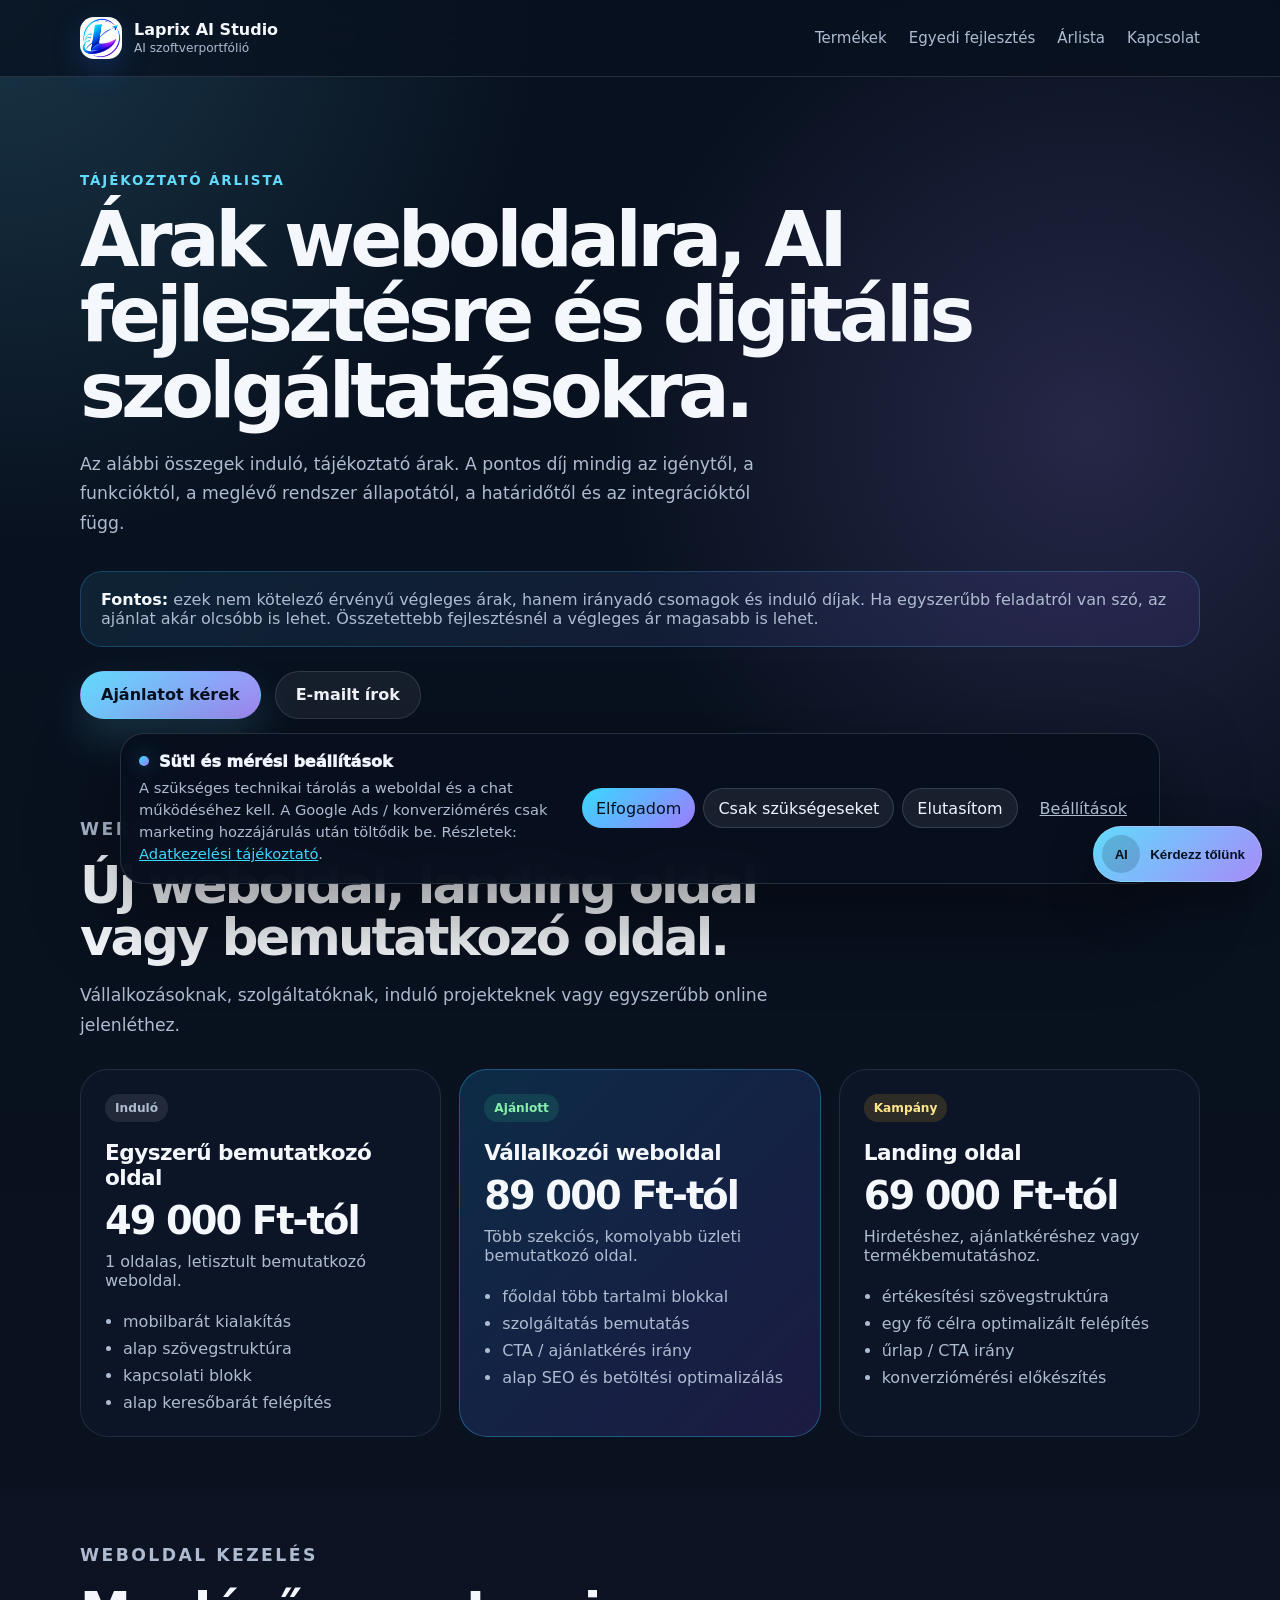
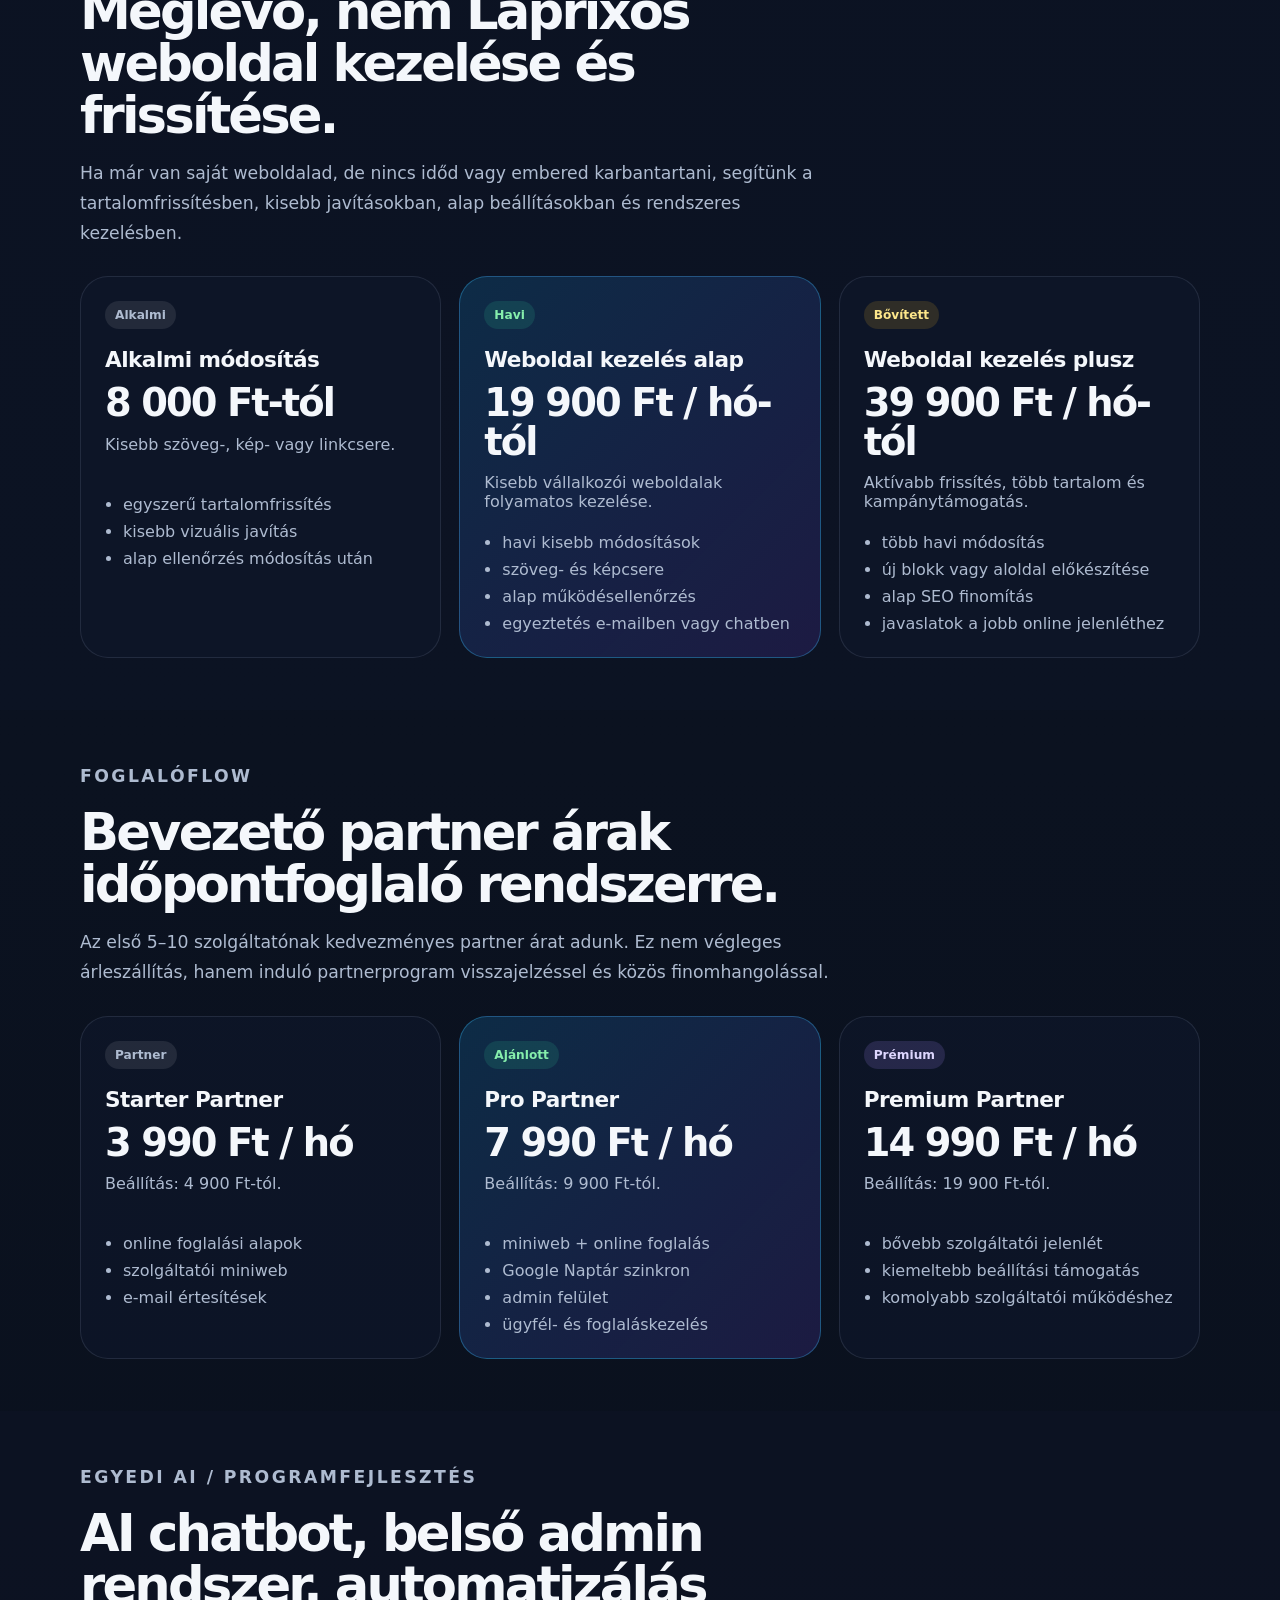
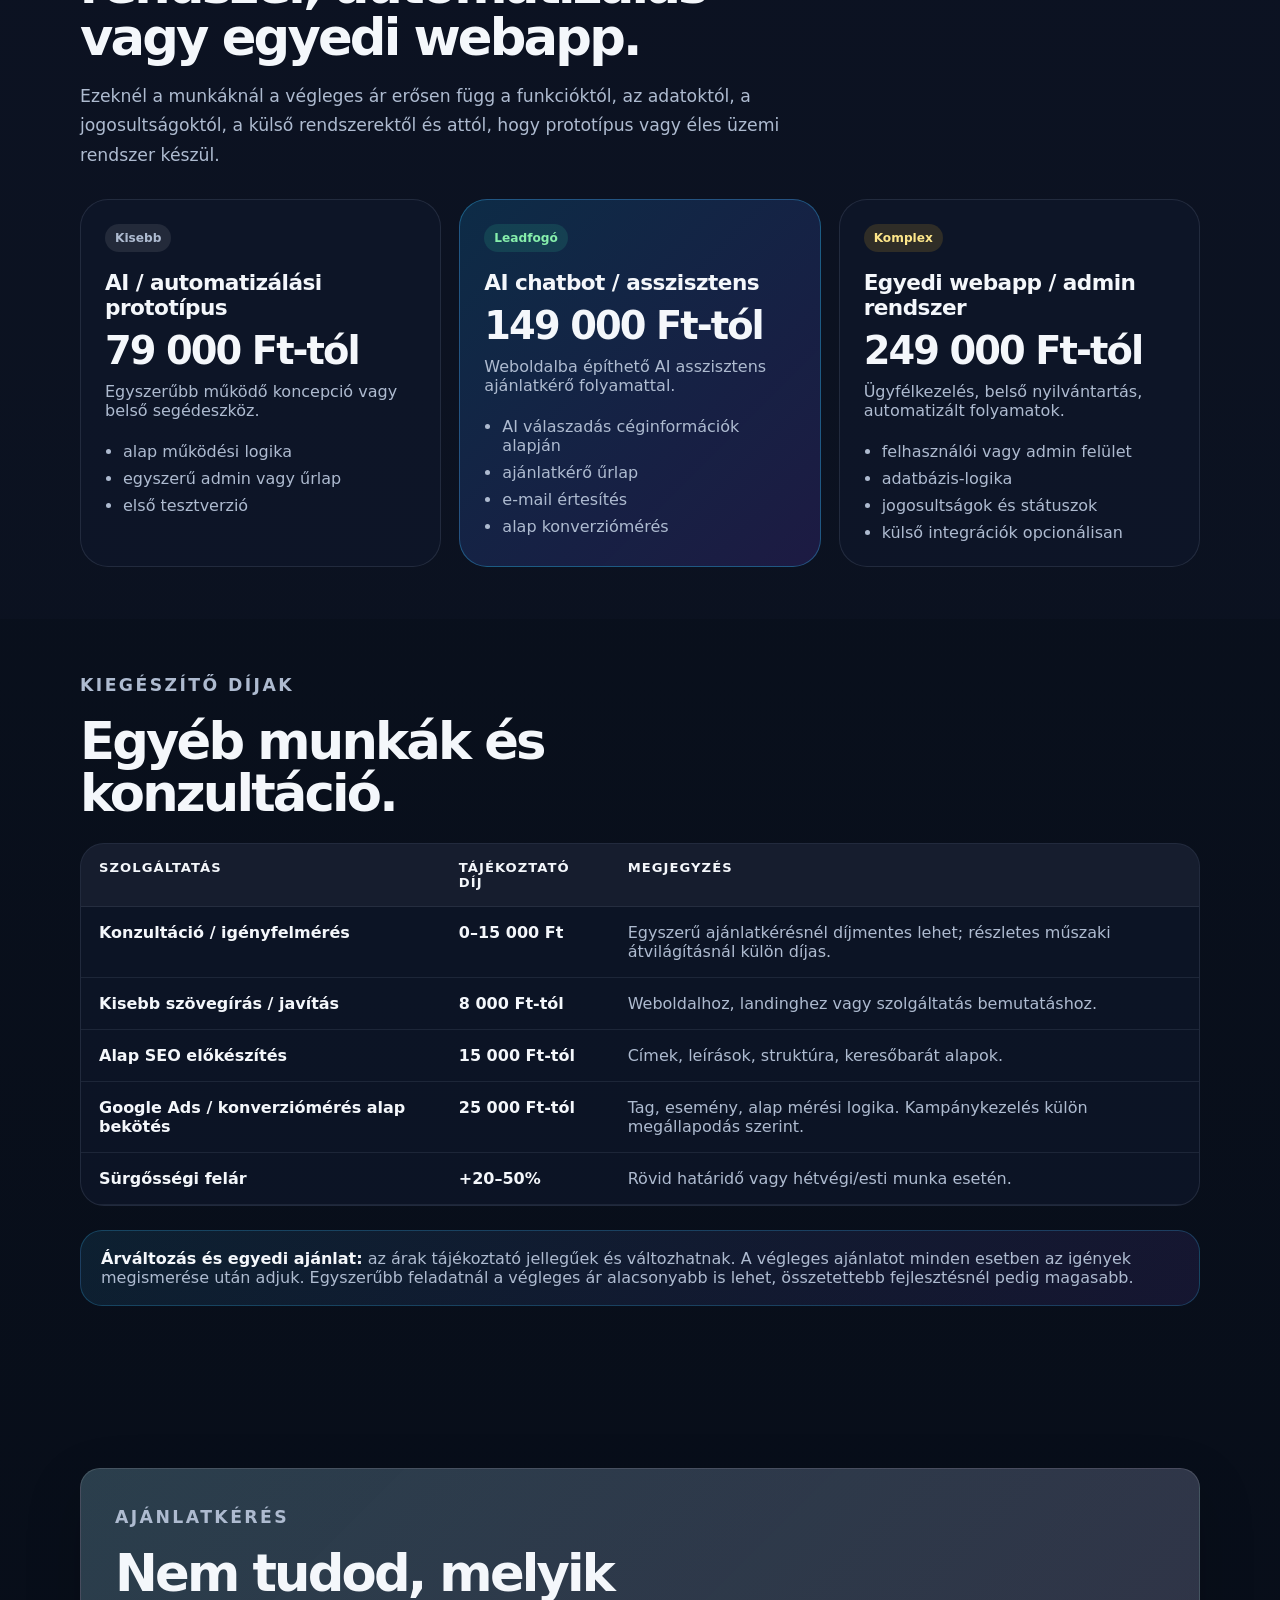
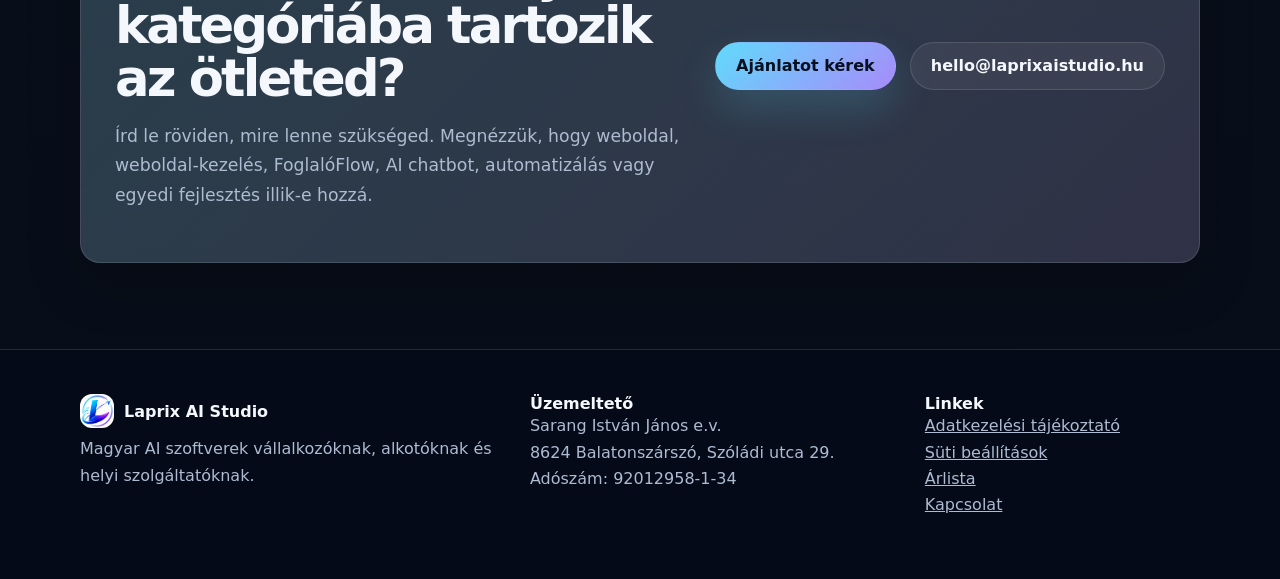
<file: arlista.html>
<!doctype html>
<html lang="hu">
<head>
  <meta charset="utf-8" />
  <meta name="viewport" content="width=device-width, initial-scale=1" />
  <title>Árlista – Laprix AI Studio</title>
  <meta name="description" content="Laprix AI Studio tájékoztató árlista weboldal készítéshez, weboldal kezeléshez, FoglalóFlow csomagokhoz, egyedi AI/programfejlesztéshez és automatizáláshoz." />
  <meta name="theme-color" content="#101827" />
  <meta property="og:title" content="Laprix AI Studio árlista" />
  <meta property="og:description" content="Tájékoztató induló árak weboldal készítésre, weboldal kezelésre, FoglalóFlow-ra és egyedi AI/programfejlesztésre." />
  <meta property="og:type" content="website" />
  <meta property="og:url" content="https://laprixaistudio.hu/arlista.html" />
  <meta property="og:image" content="https://laprixaistudio.hu/assets/laprix-logo.png" />
  <link rel="canonical" href="https://laprixaistudio.hu/arlista.html" />
  <link rel="icon" href="/favicon.png" type="image/png" />
  <link rel="stylesheet" href="/styles.css" />
  <style>* {
  box-sizing: border-box;
}

:root {
  --bg: #08111f;
  --bg-soft: #101827;
  --bg-card: rgba(255, 255, 255, 0.07);
  --bg-card-strong: rgba(255, 255, 255, 0.11);
  --text: #f4f7fb;
  --muted: #aebbd0;
  --line: rgba(255, 255, 255, 0.12);
  --primary: #61dafb;
  --primary-strong: #38bdf8;
  --accent: #a78bfa;
  --success: #34d399;
  --warning: #fbbf24;
  --radius-xl: 28px;
  --radius-lg: 20px;
  --shadow: 0 24px 80px rgba(0, 0, 0, 0.32);
  font-family: Inter, ui-sans-serif, system-ui, -apple-system, BlinkMacSystemFont, "Segoe UI", sans-serif;
}

html {
  scroll-behavior: smooth;
}

body {
  margin: 0;
  background:
    radial-gradient(circle at top left, rgba(97, 218, 251, 0.18), transparent 34rem),
    radial-gradient(circle at 85% 8%, rgba(167, 139, 250, 0.18), transparent 30rem),
    linear-gradient(180deg, #08111f 0%, #0b1220 44%, #070d18 100%);
  color: var(--text);
  min-height: 100vh;
}

a {
  color: inherit;
}

.skip-link {
  position: absolute;
  left: 16px;
  top: -80px;
  background: #ffffff;
  color: #08111f;
  padding: 10px 14px;
  border-radius: 999px;
  z-index: 100;
}

.skip-link:focus {
  top: 16px;
}

.container {
  width: min(1120px, calc(100% - 40px));
  margin: 0 auto;
}

.site-header {
  position: sticky;
  top: 0;
  z-index: 50;
  backdrop-filter: blur(18px);
  background: rgba(8, 17, 31, 0.78);
  border-bottom: 1px solid var(--line);
}

.nav {
  min-height: 76px;
  display: flex;
  align-items: center;
  justify-content: space-between;
  gap: 24px;
}

.brand {
  display: inline-flex;
  align-items: center;
  gap: 12px;
  text-decoration: none;
}

.brand-mark {
  width: 42px;
  height: 42px;
  border-radius: 14px;
  display: grid;
  place-items: center;
  background: linear-gradient(135deg, var(--primary), var(--accent));
  color: #06101f;
  font-weight: 900;
  letter-spacing: -0.04em;
  box-shadow: 0 12px 30px rgba(97, 218, 251, 0.22);
}

.brand-text {
  display: grid;
  line-height: 1.1;
}

.brand-text strong {
  font-size: 1rem;
}

.brand-text small {
  color: var(--muted);
  font-size: 0.76rem;
  margin-top: 4px;
}

.nav-links {
  display: flex;
  align-items: center;
  gap: 22px;
  color: var(--muted);
  font-size: 0.94rem;
}

.nav-links a {
  text-decoration: none;
}

.nav-links a:hover {
  color: var(--text);
}

.section {
  padding: 86px 0;
}

.hero {
  padding-top: 108px;
}

.hero-grid {
  display: grid;
  grid-template-columns: minmax(0, 1.12fr) minmax(320px, 0.88fr);
  align-items: center;
  gap: 52px;
}

.eyebrow {
  color: var(--primary);
  font-size: 0.84rem;
  text-transform: uppercase;
  font-weight: 800;
  letter-spacing: 0.14em;
  margin: 0 0 14px;
}

h1,
h2,
h3,
p {
  margin-top: 0;
}

h1 {
  font-size: clamp(2.7rem, 7vw, 5.8rem);
  line-height: 0.95;
  letter-spacing: -0.075em;
  margin-bottom: 24px;
}

h2 {
  font-size: clamp(2rem, 4vw, 3.35rem);
  line-height: 1.02;
  letter-spacing: -0.055em;
  margin-bottom: 18px;
}

h3 {
  font-size: 1.18rem;
  letter-spacing: -0.025em;
  margin-bottom: 10px;
}

.lead,
.section-heading p,
.contact-card p {
  color: var(--muted);
  font-size: 1.08rem;
  line-height: 1.72;
}

.lead {
  max-width: 720px;
  margin-bottom: 32px;
}

.hero-actions,
.contact-actions {
  display: flex;
  flex-wrap: wrap;
  gap: 14px;
  align-items: center;
}

.button {
  min-height: 48px;
  padding: 0 20px;
  border-radius: 999px;
  display: inline-flex;
  align-items: center;
  justify-content: center;
  text-decoration: none;
  font-weight: 800;
  border: 1px solid transparent;
}

.button.primary {
  background: linear-gradient(135deg, var(--primary), var(--accent));
  color: #06101f;
  box-shadow: 0 18px 40px rgba(97, 218, 251, 0.18);
}

.button.secondary {
  background: rgba(255, 255, 255, 0.06);
  color: var(--text);
  border-color: var(--line);
}

.button:hover {
  transform: translateY(-1px);
}

.trust-row {
  display: flex;
  flex-wrap: wrap;
  gap: 10px;
  margin-top: 28px;
}

.trust-row span {
  color: var(--muted);
  border: 1px solid var(--line);
  background: rgba(255, 255, 255, 0.04);
  border-radius: 999px;
  padding: 9px 12px;
  font-size: 0.88rem;
}

.hero-panel {
  position: relative;
  border: 1px solid var(--line);
  background:
    linear-gradient(180deg, rgba(255, 255, 255, 0.10), rgba(255, 255, 255, 0.045)),
    rgba(16, 24, 39, 0.72);
  border-radius: var(--radius-xl);
  padding: 18px;
  box-shadow: var(--shadow);
  overflow: hidden;
}

.panel-glow {
  position: absolute;
  inset: auto -70px -90px auto;
  width: 240px;
  height: 240px;
  background: radial-gradient(circle, rgba(97, 218, 251, 0.23), transparent 68%);
  pointer-events: none;
}

.panel-card {
  position: relative;
  display: grid;
  grid-template-columns: 16px 1fr;
  gap: 14px;
  padding: 18px;
  border-radius: 22px;
  background: rgba(255, 255, 255, 0.065);
  border: 1px solid rgba(255, 255, 255, 0.10);
}

.panel-card + .panel-card {
  margin-top: 12px;
}

.panel-card p {
  color: var(--muted);
  line-height: 1.55;
  margin: 6px 0 0;
  font-size: 0.94rem;
}

.status-dot {
  width: 11px;
  height: 11px;
  margin-top: 5px;
  border-radius: 50%;
  box-shadow: 0 0 0 6px rgba(255, 255, 255, 0.055);
}

.status-dot.live {
  background: var(--success);
}

.status-dot.build {
  background: var(--warning);
}

.status-dot.plan {
  background: var(--accent);
}

.section-heading {
  max-width: 760px;
  margin: 0 auto 34px;
  text-align: center;
}

.section-heading.left {
  text-align: left;
  margin: 0;
}

.product-grid {
  display: grid;
  grid-template-columns: repeat(2, minmax(0, 1fr));
  gap: 18px;
}

.product-card,
.roadmap-item,
.contact-card,
.why-item {
  border: 1px solid var(--line);
  background: var(--bg-card);
  border-radius: var(--radius-lg);
  box-shadow: 0 20px 55px rgba(0, 0, 0, 0.18);
}

.product-card {
  padding: 26px;
  min-height: 360px;
}

.product-card.featured {
  background:
    linear-gradient(135deg, rgba(97, 218, 251, 0.14), rgba(167, 139, 250, 0.10)),
    var(--bg-card);
}

.card-top {
  display: flex;
  flex-wrap: wrap;
  gap: 8px;
  margin-bottom: 18px;
}

.tag,
.roadmap-state {
  display: inline-flex;
  align-items: center;
  min-height: 28px;
  border-radius: 999px;
  padding: 0 10px;
  font-size: 0.76rem;
  font-weight: 900;
}

.tag.live,
.roadmap-state.live {
  background: rgba(52, 211, 153, 0.14);
  color: #86efac;
}

.tag.build,
.roadmap-state.build {
  background: rgba(251, 191, 36, 0.14);
  color: #fde68a;
}

.tag.plan,
.roadmap-state.plan {
  background: rgba(167, 139, 250, 0.16);
  color: #ddd6fe;
}

.tag.audience {
  background: rgba(255, 255, 255, 0.09);
  color: var(--muted);
}

.product-card p,
.product-card li,
.roadmap-item p,
.why-item p,
.site-footer p {
  color: var(--muted);
  line-height: 1.65;
}

.product-card ul {
  padding-left: 18px;
  margin: 18px 0 22px;
}

.text-link,
.muted-link {
  font-weight: 900;
  text-decoration: none;
}

.text-link {
  color: var(--primary);
}

.text-link:hover {
  text-decoration: underline;
}

.muted-link {
  color: var(--muted);
}

.split {
  display: grid;
  grid-template-columns: minmax(0, 0.85fr) minmax(320px, 1.15fr);
  gap: 42px;
  align-items: start;
}

.why-list {
  display: grid;
  gap: 14px;
}

.why-item {
  display: grid;
  grid-template-columns: 54px 1fr;
  gap: 18px;
  padding: 22px;
}

.why-item span {
  width: 42px;
  height: 42px;
  display: grid;
  place-items: center;
  border-radius: 14px;
  background: rgba(97, 218, 251, 0.12);
  color: var(--primary);
  font-weight: 900;
}

.roadmap {
  display: grid;
  grid-template-columns: repeat(4, minmax(0, 1fr));
  gap: 16px;
}

.roadmap-item {
  padding: 22px;
}

.roadmap-item h3 {
  margin-top: 18px;
}

.contact-card {
  display: grid;
  grid-template-columns: minmax(0, 1fr) auto;
  gap: 28px;
  align-items: center;
  padding: 34px;
  background:
    linear-gradient(135deg, rgba(97, 218, 251, 0.13), rgba(167, 139, 250, 0.10)),
    var(--bg-card-strong);
}

.site-footer {
  border-top: 1px solid var(--line);
  padding: 44px 0;
  background: rgba(2, 6, 23, 0.42);
}

.footer-grid {
  display: grid;
  grid-template-columns: 1.15fr 1fr 0.75fr;
  gap: 28px;
}

.site-footer a {
  color: var(--muted);
}

.site-footer a:hover {
  color: var(--text);
}

@media (max-width: 900px) {
  .nav {
    align-items: flex-start;
    flex-direction: column;
    padding: 16px 0;
  }

  .nav-links {
    width: 100%;
    overflow-x: auto;
    padding-bottom: 4px;
  }

  .hero {
    padding-top: 72px;
  }

  .hero-grid,
  .split,
  .contact-card {
    grid-template-columns: 1fr;
  }

  .product-grid,
  .roadmap,
  .footer-grid {
    grid-template-columns: 1fr;
  }

  .product-card {
    min-height: auto;
  }

  .contact-actions {
    justify-content: flex-start;
  }
}

@media (max-width: 560px) {
  .container {
    width: min(100% - 28px, 1120px);
  }

  .section {
    padding: 62px 0;
  }

  .hero {
    padding-top: 60px;
  }

  .hero-actions .button,
  .contact-actions .button {
    width: 100%;
  }

  .why-item {
    grid-template-columns: 1fr;
  }

  .product-card,
  .contact-card {
    padding: 22px;
  }
}

.custom-dev-section {
  padding-top: 40px;
}

.custom-dev-card {
  display: grid;
  grid-template-columns: minmax(0, 1.12fr) minmax(320px, 0.88fr);
  gap: 22px;
  align-items: stretch;
  border: 1px solid var(--line);
  background:
    radial-gradient(circle at top left, rgba(97, 218, 251, 0.16), transparent 28rem),
    radial-gradient(circle at bottom right, rgba(167, 139, 250, 0.14), transparent 26rem),
    rgba(255, 255, 255, 0.065);
  border-radius: var(--radius-xl);
  padding: 30px;
  box-shadow: var(--shadow);
}

.custom-dev-copy p {
  color: var(--muted);
  line-height: 1.72;
  font-size: 1.04rem;
}

.custom-dev-steps {
  display: grid;
  grid-template-columns: repeat(3, minmax(0, 1fr));
  gap: 12px;
  margin-top: 24px;
}

.custom-dev-steps div,
.custom-dev-panel {
  border: 1px solid var(--line);
  background: rgba(255, 255, 255, 0.06);
  border-radius: 20px;
}

.custom-dev-steps div {
  padding: 18px;
}

.custom-dev-steps span {
  width: 34px;
  height: 34px;
  display: grid;
  place-items: center;
  border-radius: 12px;
  background: rgba(97, 218, 251, 0.14);
  color: var(--primary);
  font-weight: 900;
  margin-bottom: 14px;
}

.custom-dev-steps strong {
  display: block;
  margin-bottom: 8px;
}

.custom-dev-steps p {
  margin-bottom: 0;
  font-size: 0.92rem;
}

.custom-dev-panel {
  padding: 24px;
}

.custom-dev-panel ul {
  padding-left: 18px;
  margin: 18px 0 24px;
}

.custom-dev-panel li {
  color: var(--muted);
  line-height: 1.7;
}

.custom-dev-panel .button {
  width: 100%;
}

.panel-note {
  color: var(--muted);
  font-size: 0.9rem;
  line-height: 1.6;
  margin: 16px 0 0;
}

@media (max-width: 900px) {
  .custom-dev-card,
  .custom-dev-steps {
    grid-template-columns: 1fr;
  }
}

@media (max-width: 560px) {
  .custom-dev-card {
    padding: 22px;
  }
}


/* Laprix AI ChatLead V1 */
.laprix-chat-root{position:fixed;right:18px;bottom:18px;z-index:9999;font-family:Inter,ui-sans-serif,system-ui,-apple-system,BlinkMacSystemFont,"Segoe UI",sans-serif}.laprix-chat-launcher{min-height:54px;border:1px solid rgba(255,255,255,.18);border-radius:999px;padding:8px 16px 8px 8px;display:inline-flex;align-items:center;gap:10px;background:linear-gradient(135deg,#61dafb,#a78bfa);color:#06101f;font-weight:900;cursor:pointer;box-shadow:0 20px 50px rgba(0,0,0,.32)}.laprix-chat-launcher-icon{width:38px;height:38px;border-radius:999px;display:grid;place-items:center;background:rgba(6,16,31,.16);color:#06101f;letter-spacing:-.04em}.laprix-chat-panel{position:absolute;right:0;bottom:72px;width:min(390px,calc(100vw - 28px));height:min(650px,calc(100vh - 110px));display:none;flex-direction:column;overflow:hidden;border:1px solid rgba(255,255,255,.16);border-radius:26px;background:radial-gradient(circle at top left,rgba(97,218,251,.20),transparent 18rem),linear-gradient(180deg,rgba(16,24,39,.98),rgba(8,17,31,.98));color:#f4f7fb;box-shadow:0 28px 90px rgba(0,0,0,.46)}.laprix-chat-panel.open{display:flex}.laprix-chat-header{padding:16px;display:flex;justify-content:space-between;gap:12px;align-items:center;border-bottom:1px solid rgba(255,255,255,.12)}.laprix-chat-header strong{display:block;font-size:1rem}.laprix-chat-status{display:block;margin-top:3px;color:#aebbd0;font-size:.82rem}.laprix-chat-close,.laprix-chat-lead-close{width:34px;height:34px;border:0;border-radius:999px;background:rgba(255,255,255,.08);color:#f4f7fb;font-size:1.3rem;cursor:pointer}.laprix-chat-messages{flex:1;overflow:auto;padding:16px}.laprix-chat-message{display:flex;margin-bottom:10px}.laprix-chat-message.user{justify-content:flex-end}.laprix-chat-bubble{max-width:86%;padding:12px 13px;border-radius:18px;line-height:1.45;white-space:pre-wrap;font-size:.94rem}.laprix-chat-message.assistant .laprix-chat-bubble{background:rgba(255,255,255,.08);color:#f4f7fb;border-top-left-radius:7px}.laprix-chat-message.user .laprix-chat-bubble{background:linear-gradient(135deg,#61dafb,#a78bfa);color:#06101f;border-top-right-radius:7px}.laprix-chat-quick{padding:0 14px 10px;display:flex;flex-wrap:wrap;gap:8px}.laprix-chat-quick button{border:1px solid rgba(255,255,255,.13);border-radius:999px;padding:8px 10px;background:rgba(255,255,255,.06);color:#f4f7fb;font-weight:800;cursor:pointer;font-size:.78rem}.laprix-chat-form{display:grid;grid-template-columns:1fr auto;gap:8px;padding:12px;border-top:1px solid rgba(255,255,255,.12)}.laprix-chat-input,.laprix-chat-lead-form input,.laprix-chat-lead-form textarea,.laprix-chat-lead-form select{width:100%;border:1px solid rgba(255,255,255,.14);border-radius:14px;padding:11px 12px;background:rgba(255,255,255,.08);color:#f4f7fb;outline:none}.laprix-chat-input::placeholder,.laprix-chat-lead-form textarea::placeholder{color:rgba(244,247,251,.62)}.laprix-chat-send{border:0;border-radius:14px;padding:0 14px;background:linear-gradient(135deg,#61dafb,#a78bfa);color:#06101f;font-weight:900;cursor:pointer}.laprix-chat-send:disabled{cursor:not-allowed;opacity:.62}.laprix-chat-privacy{padding:0 14px 12px;margin:0;color:#aebbd0;font-size:.76rem;line-height:1.4}.laprix-chat-privacy a{color:#61dafb}.laprix-chat-lead-form-wrap{display:none;max-height:56%;overflow:auto;padding:0 12px 12px}.laprix-chat-lead-form-wrap.open{display:block}.laprix-chat-lead-form{display:grid;gap:9px;padding:12px;border:1px solid rgba(255,255,255,.13);border-radius:20px;background:rgba(0,0,0,.18)}.laprix-chat-lead-title{display:flex;align-items:center;justify-content:space-between}.laprix-chat-lead-form label{color:#aebbd0;font-size:.82rem;display:grid;gap:5px}.laprix-chat-lead-form select option{color:#06101f}@media(max-width:560px){.laprix-chat-root{right:14px;bottom:14px}.laprix-chat-panel{position:fixed;right:14px;left:14px;bottom:78px;width:auto;height:min(650px,calc(100vh - 96px))}.laprix-chat-launcher span:last-child{display:none}.laprix-chat-launcher{padding:8px}}


/* Laprix AI Studio V1.11 logo-only brand patch */
.brand-logo-img {
  width: 42px;
  height: 42px;
  border-radius: 14px;
  object-fit: cover;
  box-shadow: 0 10px 30px rgba(40, 114, 255, 0.22);
  background: rgba(255, 255, 255, 0.92);
  flex: 0 0 auto;
}

.footer-brand-row {
  display: inline-flex;
  align-items: center;
  gap: 10px;
  margin-bottom: 8px;
}

.footer-brand-row img {
  width: 34px;
  height: 34px;
  border-radius: 12px;
  object-fit: cover;
  background: rgba(255, 255, 255, 0.92);
}

@media (max-width: 720px) {
  .brand-logo-img {
    width: 38px;
    height: 38px;
    border-radius: 12px;
  }
}

/* Laprix AI Studio V1.13 pricing page */
.pricing-hero{padding-top:96px;padding-bottom:44px}
.pricing-hero h1{max-width:980px;font-size:clamp(2.4rem,6vw,5.4rem);line-height:.98;letter-spacing:-.06em;margin:0 0 22px}
.price-alert{margin:24px 0;padding:18px 20px;border-radius:22px;border:1px solid rgba(56,189,248,.24);background:linear-gradient(135deg,rgba(56,189,248,.10),rgba(139,92,246,.10));color:var(--muted);box-shadow:var(--shadow-soft)}
.price-alert strong{color:var(--text)}
.price-section{padding-top:52px;padding-bottom:52px}
.price-section.alt{background:rgba(15,23,42,.34)}
.pricing-grid{display:grid;grid-template-columns:repeat(3,minmax(0,1fr));gap:18px;margin-top:28px}
.price-card{position:relative;padding:24px;border-radius:28px;border:1px solid rgba(148,163,184,.16);background:rgba(15,23,42,.72);box-shadow:var(--shadow-soft)}
.price-card.featured{border-color:rgba(56,189,248,.34);background:linear-gradient(135deg,rgba(14,165,233,.16),rgba(124,58,237,.14)),rgba(15,23,42,.78)}
.price-card h3{margin:18px 0 12px;font-size:1.35rem}
.price{margin:0;font-size:clamp(1.9rem,3vw,3rem);line-height:1;letter-spacing:-.05em;font-weight:900;color:var(--text)}
.price-note{min-height:44px;margin:12px 0 16px;color:var(--muted)}
.price-card ul{margin:0;padding-left:18px;color:var(--muted)}
.price-card li+li{margin-top:8px}
.price-table-wrap{overflow-x:auto;border-radius:24px;border:1px solid rgba(148,163,184,.16);background:rgba(15,23,42,.72);box-shadow:var(--shadow-soft);margin-top:24px}
.price-table{width:100%;border-collapse:collapse;min-width:760px}
.price-table th,.price-table td{padding:16px 18px;text-align:left;border-bottom:1px solid rgba(148,163,184,.12);vertical-align:top}
.price-table th{color:var(--text);font-size:.82rem;text-transform:uppercase;letter-spacing:.08em;background:rgba(255,255,255,.04)}
.price-table td{color:var(--muted)}
.price-table td:first-child,.price-table td:nth-child(2){color:var(--text);font-weight:800}
@media(max-width:980px){.pricing-grid{grid-template-columns:1fr}.price-note{min-height:0}.pricing-hero{padding-top:72px}}

</style>
  <script async src="https://www.googletagmanager.com/gtag/js?id=AW-18144333266"></script>
  <script>
    window.dataLayer = window.dataLayer || [];
    function gtag(){dataLayer.push(arguments);}
    gtag('js', new Date());
    gtag('config', 'AW-18144333266');
  </script>
  <!-- Laprix Cookie Consent / Google Consent Mode alap -->
  <script>
    window.dataLayer = window.dataLayer || [];
    function gtag(){ dataLayer.push(arguments); }
    window.LAPRIX_GOOGLE_ADS_ID = "AW-18144333266";

    gtag("consent", "default", {
      ad_storage: "denied",
      ad_user_data: "denied",
      ad_personalization: "denied",
      analytics_storage: "denied",
      functionality_storage: "granted",
      security_storage: "granted"
    });
  </script>
</head>
<body>
  <a class="skip-link" href="#main">Ugrás a tartalomra</a>
  <header class="site-header">
    <div class="container nav">
      <a class="brand" href="/" aria-label="Laprix AI Studio főoldal">
        <img class="brand-logo-img" src="/assets/laprix-logo.png" alt="Laprix AI Studio logó" width="40" height="40" />
        <span class="brand-text"><strong>Laprix AI Studio</strong><small>AI szoftverportfólió</small></span>
      </a>
      <nav class="nav-links" aria-label="Fő navigáció">
        <a href="/#termekek">Termékek</a>
        <a href="/#egyedi-fejlesztes">Egyedi fejlesztés</a>
        <a href="/arlista.html" aria-current="page">Árlista</a>
        <a href="/#kapcsolat">Kapcsolat</a>
      </nav>
    </div>
  </header>

  <main id="main">
    <section class="section pricing-hero">
      <div class="container">
        <p class="eyebrow">Tájékoztató árlista</p>
        <h1>Árak weboldalra, AI fejlesztésre és digitális szolgáltatásokra.</h1>
        <p class="lead">Az alábbi összegek induló, tájékoztató árak. A pontos díj mindig az igénytől, a funkcióktól, a meglévő rendszer állapotától, a határidőtől és az integrációktól függ.</p>
        <div class="price-alert"><strong>Fontos:</strong> ezek nem kötelező érvényű végleges árak, hanem irányadó csomagok és induló díjak. Ha egyszerűbb feladatról van szó, az ajánlat akár olcsóbb is lehet. Összetettebb fejlesztésnél a végleges ár magasabb is lehet.</div>
        <div class="hero-actions"><a class="button primary" href="/#egyedi-fejlesztes">Ajánlatot kérek</a><a class="button secondary" href="mailto:hello@laprixaistudio.hu">E-mailt írok</a></div>
      </div>
    </section>

    <section class="section price-section">
      <div class="container">
        <div class="section-heading left"><p class="eyebrow">Weboldal készítés</p><h2>Új weboldal, landing oldal vagy bemutatkozó oldal.</h2><p>Vállalkozásoknak, szolgáltatóknak, induló projekteknek vagy egyszerűbb online jelenléthez.</p></div>
        <div class="pricing-grid">
          <article class="price-card"><span class="tag audience">Induló</span><h3>Egyszerű bemutatkozó oldal</h3><p class="price">49 000 Ft-tól</p><p class="price-note">1 oldalas, letisztult bemutatkozó weboldal.</p><ul><li>mobilbarát kialakítás</li><li>alap szövegstruktúra</li><li>kapcsolati blokk</li><li>alap keresőbarát felépítés</li></ul></article>
          <article class="price-card featured"><span class="tag live">Ajánlott</span><h3>Vállalkozói weboldal</h3><p class="price">89 000 Ft-tól</p><p class="price-note">Több szekciós, komolyabb üzleti bemutatkozó oldal.</p><ul><li>főoldal több tartalmi blokkal</li><li>szolgáltatás bemutatás</li><li>CTA / ajánlatkérés irány</li><li>alap SEO és betöltési optimalizálás</li></ul></article>
          <article class="price-card"><span class="tag build">Kampány</span><h3>Landing oldal</h3><p class="price">69 000 Ft-tól</p><p class="price-note">Hirdetéshez, ajánlatkéréshez vagy termékbemutatáshoz.</p><ul><li>értékesítési szövegstruktúra</li><li>egy fő célra optimalizált felépítés</li><li>űrlap / CTA irány</li><li>konverziómérési előkészítés</li></ul></article>
        </div>
      </div>
    </section>

    <section class="section price-section alt">
      <div class="container">
        <div class="section-heading left"><p class="eyebrow">Weboldal kezelés</p><h2>Meglévő, nem Laprixos weboldal kezelése és frissítése.</h2><p>Ha már van saját weboldalad, de nincs időd vagy embered karbantartani, segítünk a tartalomfrissítésben, kisebb javításokban, alap beállításokban és rendszeres kezelésben.</p></div>
        <div class="pricing-grid">
          <article class="price-card"><span class="tag audience">Alkalmi</span><h3>Alkalmi módosítás</h3><p class="price">8 000 Ft-tól</p><p class="price-note">Kisebb szöveg-, kép- vagy linkcsere.</p><ul><li>egyszerű tartalomfrissítés</li><li>kisebb vizuális javítás</li><li>alap ellenőrzés módosítás után</li></ul></article>
          <article class="price-card featured"><span class="tag live">Havi</span><h3>Weboldal kezelés alap</h3><p class="price">19 900 Ft / hó-tól</p><p class="price-note">Kisebb vállalkozói weboldalak folyamatos kezelése.</p><ul><li>havi kisebb módosítások</li><li>szöveg- és képcsere</li><li>alap működésellenőrzés</li><li>egyeztetés e-mailben vagy chatben</li></ul></article>
          <article class="price-card"><span class="tag build">Bővített</span><h3>Weboldal kezelés plusz</h3><p class="price">39 900 Ft / hó-tól</p><p class="price-note">Aktívabb frissítés, több tartalom és kampánytámogatás.</p><ul><li>több havi módosítás</li><li>új blokk vagy aloldal előkészítése</li><li>alap SEO finomítás</li><li>javaslatok a jobb online jelenléthez</li></ul></article>
        </div>
      </div>
    </section>

    <section class="section price-section">
      <div class="container">
        <div class="section-heading left"><p class="eyebrow">FoglalóFlow</p><h2>Bevezető partner árak időpontfoglaló rendszerre.</h2><p>Az első 5–10 szolgáltatónak kedvezményes partner árat adunk. Ez nem végleges árleszállítás, hanem induló partnerprogram visszajelzéssel és közös finomhangolással.</p></div>
        <div class="pricing-grid">
          <article class="price-card"><span class="tag audience">Partner</span><h3>Starter Partner</h3><p class="price">3 990 Ft / hó</p><p class="price-note">Beállítás: 4 900 Ft-tól.</p><ul><li>online foglalási alapok</li><li>szolgáltatói miniweb</li><li>e-mail értesítések</li></ul></article>
          <article class="price-card featured"><span class="tag live">Ajánlott</span><h3>Pro Partner</h3><p class="price">7 990 Ft / hó</p><p class="price-note">Beállítás: 9 900 Ft-tól.</p><ul><li>miniweb + online foglalás</li><li>Google Naptár szinkron</li><li>admin felület</li><li>ügyfél- és foglaláskezelés</li></ul></article>
          <article class="price-card"><span class="tag plan">Prémium</span><h3>Premium Partner</h3><p class="price">14 990 Ft / hó</p><p class="price-note">Beállítás: 19 900 Ft-tól.</p><ul><li>bővebb szolgáltatói jelenlét</li><li>kiemeltebb beállítási támogatás</li><li>komolyabb szolgáltatói működéshez</li></ul></article>
        </div>
      </div>
    </section>

    <section class="section price-section alt">
      <div class="container">
        <div class="section-heading left"><p class="eyebrow">Egyedi AI / programfejlesztés</p><h2>AI chatbot, belső admin rendszer, automatizálás vagy egyedi webapp.</h2><p>Ezeknél a munkáknál a végleges ár erősen függ a funkcióktól, az adatoktól, a jogosultságoktól, a külső rendszerektől és attól, hogy prototípus vagy éles üzemi rendszer készül.</p></div>
        <div class="pricing-grid">
          <article class="price-card"><span class="tag audience">Kisebb</span><h3>AI / automatizálási prototípus</h3><p class="price">79 000 Ft-tól</p><p class="price-note">Egyszerűbb működő koncepció vagy belső segédeszköz.</p><ul><li>alap működési logika</li><li>egyszerű admin vagy űrlap</li><li>első tesztverzió</li></ul></article>
          <article class="price-card featured"><span class="tag live">Leadfogó</span><h3>AI chatbot / asszisztens</h3><p class="price">149 000 Ft-tól</p><p class="price-note">Weboldalba építhető AI asszisztens ajánlatkérő folyamattal.</p><ul><li>AI válaszadás céginformációk alapján</li><li>ajánlatkérő űrlap</li><li>e-mail értesítés</li><li>alap konverziómérés</li></ul></article>
          <article class="price-card"><span class="tag build">Komplex</span><h3>Egyedi webapp / admin rendszer</h3><p class="price">249 000 Ft-tól</p><p class="price-note">Ügyfélkezelés, belső nyilvántartás, automatizált folyamatok.</p><ul><li>felhasználói vagy admin felület</li><li>adatbázis-logika</li><li>jogosultságok és státuszok</li><li>külső integrációk opcionálisan</li></ul></article>
        </div>
      </div>
    </section>

    <section class="section price-section">
      <div class="container">
        <div class="section-heading left"><p class="eyebrow">Kiegészítő díjak</p><h2>Egyéb munkák és konzultáció.</h2></div>
        <div class="price-table-wrap"><table class="price-table"><thead><tr><th>Szolgáltatás</th><th>Tájékoztató díj</th><th>Megjegyzés</th></tr></thead><tbody>
          <tr><td>Konzultáció / igényfelmérés</td><td>0–15 000 Ft</td><td>Egyszerű ajánlatkérésnél díjmentes lehet; részletes műszaki átvilágításnál külön díjas.</td></tr>
          <tr><td>Kisebb szövegírás / javítás</td><td>8 000 Ft-tól</td><td>Weboldalhoz, landinghez vagy szolgáltatás bemutatáshoz.</td></tr>
          <tr><td>Alap SEO előkészítés</td><td>15 000 Ft-tól</td><td>Címek, leírások, struktúra, keresőbarát alapok.</td></tr>
          <tr><td>Google Ads / konverziómérés alap bekötés</td><td>25 000 Ft-tól</td><td>Tag, esemény, alap mérési logika. Kampánykezelés külön megállapodás szerint.</td></tr>
          <tr><td>Sürgősségi felár</td><td>+20–50%</td><td>Rövid határidő vagy hétvégi/esti munka esetén.</td></tr>
        </tbody></table></div>
        <div class="price-alert"><strong>Árváltozás és egyedi ajánlat:</strong> az árak tájékoztató jellegűek és változhatnak. A végleges ajánlatot minden esetben az igények megismerése után adjuk. Egyszerűbb feladatnál a végleges ár alacsonyabb is lehet, összetettebb fejlesztésnél pedig magasabb.</div>
      </div>
    </section>

    <section class="section contact-section">
      <div class="container contact-card">
        <div><p class="eyebrow">Ajánlatkérés</p><h2>Nem tudod, melyik kategóriába tartozik az ötleted?</h2><p>Írd le röviden, mire lenne szükséged. Megnézzük, hogy weboldal, weboldal-kezelés, FoglalóFlow, AI chatbot, automatizálás vagy egyedi fejlesztés illik-e hozzá.</p></div>
        <div class="contact-actions"><a class="button primary" href="/#egyedi-fejlesztes">Ajánlatot kérek</a><a class="button secondary" href="mailto:hello@laprixaistudio.hu">hello@laprixaistudio.hu</a></div>
      </div>
    </section>
  </main>

  <footer class="site-footer">
    <div class="container footer-grid">
      <div><div class="footer-brand-row"><img src="/assets/laprix-logo.png" alt="" width="34" height="34" /><strong>Laprix AI Studio</strong></div><p>Magyar AI szoftverek vállalkozóknak, alkotóknak és helyi szolgáltatóknak.</p></div>
      <div><strong>Üzemeltető</strong><p>Sarang István János e.v.<br />8624 Balatonszárszó, Szóládi utca 29.<br />Adószám: 92012958-1-34</p></div>
      <div><strong>Linkek</strong><p><a href="/adatkezeles.html">Adatkezelési tájékoztató</a><br />
          <a href="#" data-cookie-settings>Süti beállítások</a><br /><a href="/arlista.html">Árlista</a><br /><a href="mailto:hello@laprixaistudio.hu">Kapcsolat</a></p></div>
    </div>
  </footer>

  <script src="/cookie-consent.js"></script>
  <script src="/chat-config.js"></script>
  <script src="/chat-widget.js"></script>
</body>
</html>
</file>
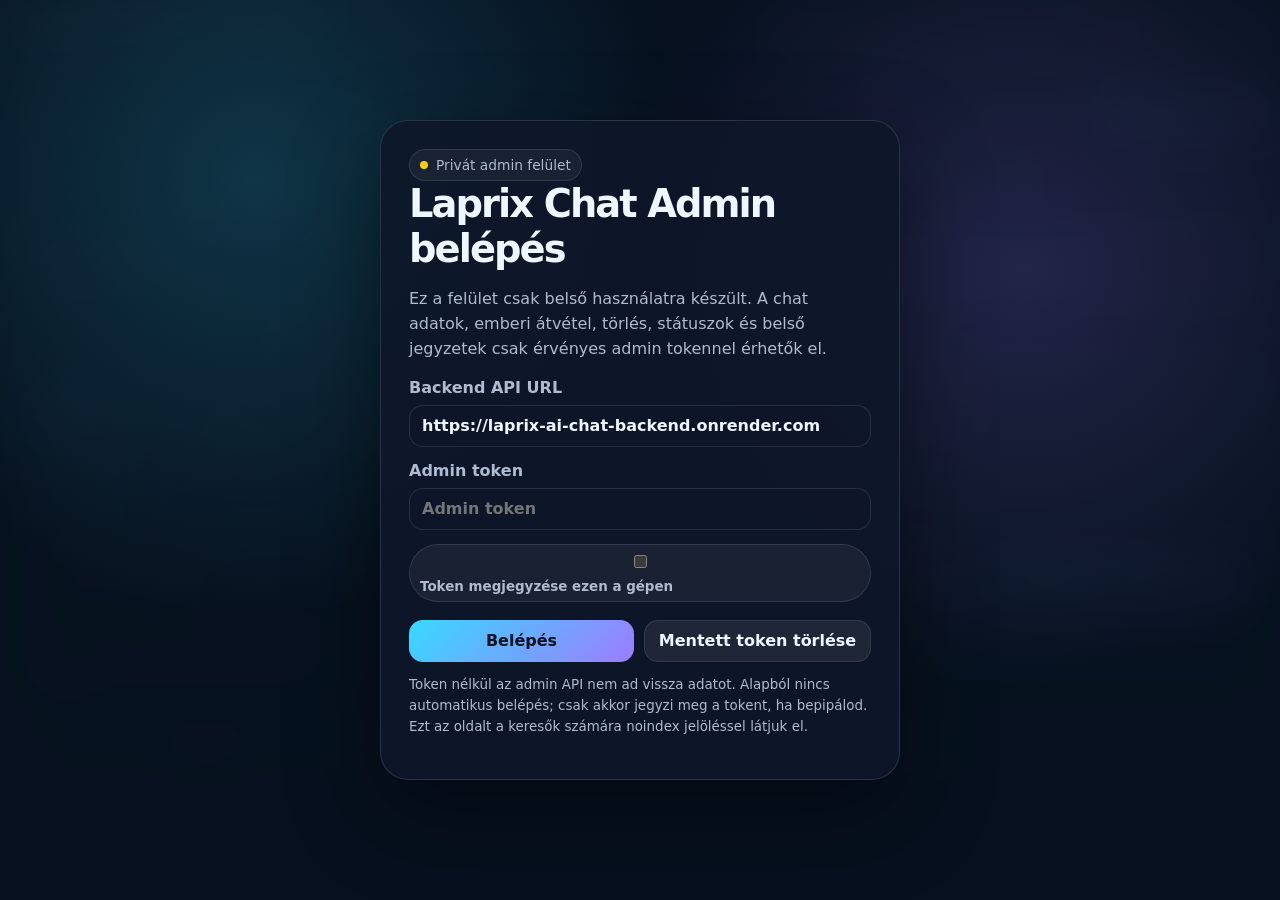
<file: chat-admin.html>
<!doctype html>
<html lang="hu">
<head>
  <meta charset="utf-8" />
  <meta name="viewport" content="width=device-width, initial-scale=1" />
  <meta name="robots" content="noindex, nofollow, noarchive" />
  <title>Laprix Chat Admin – emberi átvétel</title>
  <style>
    :root {
      color-scheme: dark;
      --bg: #07111f;
      --panel: rgba(15, 23, 42, 0.86);
      --panel2: rgba(30, 41, 59, 0.78);
      --text: #eef6ff;
      --muted: #aebbd0;
      --line: rgba(148, 163, 184, 0.18);
      --accent: #38d9ff;
      --accent2: #9d7cff;
      --ok: #34d399;
      --warn: #facc15;
      --danger: #fb7185;
    }
    * { box-sizing: border-box; }
    body {
      margin: 0;
      font-family: Inter, system-ui, -apple-system, BlinkMacSystemFont, "Segoe UI", sans-serif;
      background:
        radial-gradient(circle at 18% 10%, rgba(56, 217, 255, .12), transparent 32%),
        radial-gradient(circle at 90% 20%, rgba(157, 124, 255, .14), transparent 34%),
        var(--bg);
      color: var(--text);
    }
    header {
      position: sticky;
      top: 0;
      z-index: 10;
      border-bottom: 1px solid var(--line);
      background: rgba(7, 17, 31, .92);
      backdrop-filter: blur(18px);
    }
    .wrap { width: min(1280px, calc(100% - 32px)); margin: 0 auto; }
    .top { display:flex; gap:18px; align-items:center; justify-content:space-between; min-height:74px; }
    h1 { font-size: clamp(1.25rem, 3vw, 2rem); margin:0; letter-spacing:-.04em; }
    .badge {
      display:inline-flex; align-items:center; gap:8px; padding:7px 10px; border-radius:999px;
      border:1px solid var(--line); background:rgba(255,255,255,.05); color:var(--muted);
      font-size:.86rem; text-decoration:none;
    }
    .dot { width:8px; height:8px; border-radius:999px; background:var(--ok); }
    .dot.human { background:var(--warn); }
    .dot.alert { background:var(--danger); box-shadow: 0 0 18px rgba(251,113,133,.7); }
    .login { display:grid; gap:10px; grid-template-columns:minmax(220px,1fr) minmax(220px,1fr) auto; padding:18px 0; border-top:1px solid var(--line); }
    input, textarea, button {
      min-height:42px; border-radius:14px; border:1px solid var(--line); background:rgba(15,23,42,.78);
      color:var(--text); padding:0 12px; font:inherit;
    }
    textarea { min-height:96px; padding:12px; resize:vertical; line-height:1.45; }
    button { cursor:pointer; font-weight:800; border:0; background:linear-gradient(135deg,var(--accent),var(--accent2)); color:#06111f; }
    button.secondary { background:rgba(255,255,255,.07); color:var(--text); border:1px solid var(--line); }
    button.danger { background:rgba(251,113,133,.18); color:#ffd6dd; border:1px solid rgba(251,113,133,.32); }
    main { padding:26px 0 46px; }
    .grid { display:grid; grid-template-columns:390px 1fr; gap:18px; align-items:start; }
    .panel { border:1px solid var(--line); background:var(--panel); border-radius:24px; overflow:hidden; box-shadow:0 22px 60px rgba(0,0,0,.28); }
    .panel-head { padding:16px; border-bottom:1px solid var(--line); display:flex; justify-content:space-between; gap:12px; align-items:center; flex-wrap:wrap; }
    .sessions { max-height:calc(100vh - 250px); overflow:auto; }
    .session-item { width:100%; display:block; text-align:left; padding:14px 16px; border:0; border-bottom:1px solid var(--line); border-radius:0; background:transparent; color:var(--text); cursor:pointer; position:relative; }
    .session-item:hover,.session-item.active { background:rgba(56,217,255,.08); }
    .session-item.unread { background:rgba(250,204,21,.08); }
    .session-item.unread::before {
      content:"";
      position:absolute;
      left:0;
      top:0;
      bottom:0;
      width:4px;
      background:linear-gradient(180deg,var(--warn),var(--danger));
    }
    .session-title { display:flex; align-items:center; justify-content:space-between; gap:10px; margin-bottom:8px; font-weight:900; }
    .session-meta,.session-snippet { color:var(--muted); font-size:.82rem; line-height:1.38; }
    .lead-pill,.human-pill,.new-pill { color:#04111f; border-radius:999px; padding:4px 8px; font-size:.72rem; font-weight:950; white-space:nowrap; margin-left:4px; }
    .lead-pill { background:var(--warn); }
    .human-pill { background:var(--accent); }
    .new-pill { background:var(--danger); color:white; }
    .messages { padding:18px; min-height:420px; max-height:calc(100vh - 390px); overflow:auto; }
    .empty { color:var(--muted); padding:28px; text-align:center; }
    .msg { max-width:780px; margin:0 0 12px; padding:13px 15px; border-radius:18px; border:1px solid var(--line); background:var(--panel2); white-space:pre-wrap; line-height:1.48; }
    .msg.user { margin-left:auto; background:rgba(56,217,255,.10); border-color:rgba(56,217,255,.22); }
    .msg.assistant { margin-right:auto; background:rgba(157,124,255,.10); border-color:rgba(157,124,255,.22); }
    .msg.human { margin-right:auto; background:linear-gradient(135deg,rgba(56,217,255,.18),rgba(157,124,255,.14)); border-color:rgba(56,217,255,.30); }
    .msg.system { margin-left:auto; margin-right:auto; text-align:center; background:rgba(250,204,21,.10); border-color:rgba(250,204,21,.24); color:#fff4bf; }
    .msg small { display:block; color:var(--muted); margin-bottom:6px; font-size:.75rem; }
    .session-details { padding:14px 18px; border-bottom:1px solid var(--line); color:var(--muted); font-size:.88rem; line-height:1.5; }
    .session-details a { color:var(--accent); }
    .toolbar { display:flex; gap:8px; align-items:center; flex-wrap:wrap; }
    .reply-box { padding:16px; border-top:1px solid var(--line); display:grid; gap:10px; }
    .reply-actions { display:flex; gap:8px; flex-wrap:wrap; justify-content:flex-end; }
    .hint { color:var(--muted); font-size:.84rem; line-height:1.4; }
    .alert-bar {
      display:none;
      border-top:1px solid rgba(251,113,133,.28);
      border-bottom:1px solid rgba(251,113,133,.28);
      background:rgba(251,113,133,.12);
      color:#ffd6dd;
      padding:10px 0;
      font-weight:850;
    }
    .alert-bar.show { display:block; }
    .alert-bar .wrap { display:flex; gap:12px; align-items:center; justify-content:space-between; flex-wrap:wrap; }
    .switch-row {
      display:flex;
      align-items:center;
      gap:8px;
      flex-wrap:wrap;
      padding:0 0 14px;
    }
    .toggle {
      display:inline-flex;
      align-items:center;
      gap:8px;
      padding:7px 10px;
      border-radius:999px;
      border:1px solid var(--line);
      background:rgba(255,255,255,.05);
      color:var(--muted);
      font-size:.84rem;
      cursor:pointer;
      user-select:none;
    }
    .toggle input { min-height:auto; width:auto; }

    .admin-meta {
      padding: 16px;
      border-top: 1px solid var(--line);
      border-bottom: 1px solid var(--line);
      background: rgba(255,255,255,.035);
      display: grid;
      gap: 10px;
    }
    .meta-grid {
      display: grid;
      grid-template-columns: 1fr 1fr;
      gap: 10px;
    }
    .meta-grid label,
    .admin-meta label {
      display: grid;
      gap: 6px;
      color: var(--muted);
      font-size: .84rem;
      font-weight: 800;
    }
    select {
      min-height: 42px;
      border-radius: 14px;
      border: 1px solid var(--line);
      background: rgba(15,23,42,.78);
      color: var(--text);
      padding: 0 12px;
      font: inherit;
    }
    .internal-note {
      min-height: 82px;
      font-size: .92rem;
    }
    .status-pill,
    .rating-pill {
      display: inline-flex;
      align-items: center;
      gap: 6px;
      border-radius: 999px;
      padding: 4px 8px;
      font-size: .72rem;
      font-weight: 950;
      white-space: nowrap;
      margin-left: 4px;
      border: 1px solid rgba(255,255,255,.12);
    }
    .status-new { background: rgba(56,217,255,.16); color: #b7f4ff; }
    .status-in_progress { background: rgba(250,204,21,.16); color: #fff4bf; }
    .status-quote_sent { background: rgba(52,211,153,.16); color: #c6ffe8; }
    .status-closed { background: rgba(148,163,184,.16); color: #dbe5f2; }
    .status-spam,
    .status-not_relevant { background: rgba(251,113,133,.16); color: #ffd6dd; }
    .rating-hot { background: rgba(251,113,133,.22); color: #ffd6dd; }
    .rating-warm { background: rgba(250,204,21,.18); color: #fff4bf; }
    .rating-cold { background: rgba(148,163,184,.16); color: #dbe5f2; }
    .rating-customer { background: rgba(52,211,153,.18); color: #c6ffe8; }
    .rating-unknown { background: rgba(255,255,255,.06); color: var(--muted); }


    .admin-locked body { overflow: hidden; }
    .lock-screen {
      position: fixed;
      inset: 0;
      z-index: 9999;
      display: grid;
      place-items: center;
      padding: 24px;
      background:
        radial-gradient(circle at 20% 20%, rgba(56,217,255,.18), transparent 35%),
        radial-gradient(circle at 80% 30%, rgba(157,124,255,.18), transparent 35%),
        rgba(7,17,31,.96);
      backdrop-filter: blur(22px);
    }
    .lock-card {
      width: min(520px, 100%);
      border-radius: 28px;
      border: 1px solid rgba(148,163,184,.20);
      background: rgba(15,23,42,.92);
      box-shadow: 0 30px 90px rgba(0,0,0,.42);
      padding: 28px;
    }
    .lock-card h2 {
      margin: 0 0 10px;
      font-size: clamp(1.6rem, 4vw, 2.4rem);
      letter-spacing: -.05em;
    }
    .lock-card p {
      color: var(--muted);
      line-height: 1.55;
    }
    .lock-card label {
      display: grid;
      gap: 8px;
      color: var(--muted);
      font-weight: 850;
      margin-top: 14px;
    }
    .lock-actions {
      display: flex;
      gap: 10px;
      margin-top: 18px;
      flex-wrap: wrap;
    }
    .lock-actions button {
      flex: 1;
    }
    .lock-error {
      display: none;
      margin-top: 14px;
      padding: 12px 14px;
      border-radius: 16px;
      border: 1px solid rgba(251,113,133,.32);
      background: rgba(251,113,133,.12);
      color: #ffd6dd;
    }
    .admin-shell.locked {
      filter: blur(10px);
      pointer-events: none;
      user-select: none;
      max-height: 100vh;
      overflow: hidden;
    }
    .filter-bar {
      display: grid;
      grid-template-columns: 1.2fr 1fr 1fr;
      gap: 8px;
      padding: 12px 16px;
      border-bottom: 1px solid var(--line);
      background: rgba(255,255,255,.03);
    }
    .filter-bar input,
    .filter-bar select {
      min-height: 38px;
      font-size: .88rem;
    }
    .stats-row {
      display: flex;
      gap: 8px;
      flex-wrap: wrap;
      padding: 10px 16px;
      border-bottom: 1px solid var(--line);
      background: rgba(255,255,255,.025);
    }
    .stat-chip {
      display: inline-flex;
      align-items: center;
      gap: 6px;
      padding: 7px 9px;
      border-radius: 999px;
      border: 1px solid var(--line);
      color: var(--muted);
      font-size: .78rem;
      font-weight: 850;
    }
    @media (max-width: 920px) {
      .filter-bar {
        grid-template-columns: 1fr;
      }
      .lock-actions button {
        flex-basis: 100%;
      }
    }


    .quick-view-row,
    .quick-action-row,
    .template-row {
      display: flex;
      gap: 8px;
      flex-wrap: wrap;
      padding: 10px 16px;
      border-bottom: 1px solid var(--line);
      background: rgba(255,255,255,.025);
    }
    .quick-view-row button,
    .quick-action-row button,
    .template-row button {
      min-height: 36px;
      padding: 0 10px;
      font-size: .82rem;
    }
    .quick-view-row button.active-view {
      background: linear-gradient(135deg, var(--accent), var(--accent2));
      color: #06111f;
    }
    .quick-action-row {
      border-top: 1px solid var(--line);
      border-bottom: 0;
      background: rgba(56,217,255,.04);
    }
    .template-panel {
      padding: 12px 16px;
      border-top: 1px solid var(--line);
      background: rgba(255,255,255,.025);
      display: grid;
      gap: 10px;
    }
    .template-panel strong {
      font-size: .92rem;
    }
    .template-row {
      padding: 0;
      border: 0;
      background: transparent;
    }
    .mini-hint {
      color: var(--muted);
      font-size: .78rem;
      line-height: 1.35;
    }


    .customer-panel {
      display: grid;
      gap: 10px;
    }
    .customer-grid {
      display: grid;
      grid-template-columns: repeat(2, minmax(0, 1fr));
      gap: 10px;
      margin-top: 10px;
    }
    .customer-field {
      border: 1px solid var(--line);
      background: rgba(255,255,255,.035);
      border-radius: 16px;
      padding: 10px 12px;
      min-width: 0;
    }
    .customer-field small {
      display: block;
      color: var(--muted);
      font-size: .72rem;
      font-weight: 850;
      text-transform: uppercase;
      letter-spacing: .06em;
      margin-bottom: 4px;
    }
    .customer-field span,
    .customer-field a {
      color: var(--text);
      overflow-wrap: anywhere;
      text-decoration: none;
    }
    .customer-field a:hover {
      color: var(--accent);
      text-decoration: underline;
    }
    .customer-actions {
      display: flex;
      gap: 8px;
      flex-wrap: wrap;
      margin-top: 10px;
    }
    .customer-actions button {
      min-height: 34px;
      padding: 0 10px;
      font-size: .8rem;
    }
    .export-row {
      display: flex;
      gap: 8px;
      flex-wrap: wrap;
      padding: 10px 16px;
      border-bottom: 1px solid var(--line);
      background: rgba(255,255,255,.02);
    }
    .export-row button {
      min-height: 34px;
      padding: 0 10px;
      font-size: .8rem;
    }
    .auto-note {
      color: var(--muted);
      font-size: .78rem;
      line-height: 1.35;
      padding: 0 16px 10px;
      border-bottom: 1px solid var(--line);
      background: rgba(255,255,255,.02);
    }
    .copy-ok {
      color: #c6ffe8;
    }
    @media (max-width: 620px) {
      .customer-grid {
        grid-template-columns: 1fr;
      }
      .customer-actions button,
      .export-row button,
      .quick-view-row button,
      .quick-action-row button,
      .template-row button {
        flex: 1 1 100%;
      }
      .panel-head .toolbar {
        width: 100%;
      }
      .panel-head .toolbar button,
      .panel-head .toolbar .badge {
        flex: 1 1 100%;
        justify-content: center;
      }
    }

    @media (max-width:920px){
      .grid{grid-template-columns:1fr}
      .login{grid-template-columns:1fr}
      .sessions,.messages{max-height:none}
      .reply-actions button{width:100%}
    }
  </style>
</head>
<body>

  <div class="lock-screen" id="lockScreen">
    <div class="lock-card">
      <div class="badge"><span class="dot human"></span> Privát admin felület</div>
      <h2>Laprix Chat Admin belépés</h2>
      <p>
        Ez a felület csak belső használatra készült. A chat adatok, emberi átvétel,
        törlés, státuszok és belső jegyzetek csak érvényes admin tokennel érhetők el.
      </p>
      <label>
        Backend API URL
        <input id="lockApiBase" placeholder="https://laprix-ai-chat-backend.onrender.com" />
      </label>
      <label>
        Admin token
        <input id="lockAdminToken" type="password" placeholder="Admin token" autocomplete="current-password" />
      </label>
      <label class="toggle" style="margin-top:14px;">
        <input type="checkbox" id="rememberToken">
        Token megjegyzése ezen a gépen
      </label>
      <div class="lock-actions">
        <button id="lockLoginBtn">Belépés</button>
        <button class="secondary" id="lockClearBtn">Mentett token törlése</button>
      </div>
      <div class="lock-error" id="lockError"></div>
      <p class="hint">
        Token nélkül az admin API nem ad vissza adatot. Alapból nincs automatikus belépés; csak akkor jegyzi meg a tokent, ha bepipálod. Ezt az oldalt a keresők számára noindex jelöléssel látjuk el.
      </p>
    </div>
  </div>

  <div class="admin-shell locked" id="adminShell">

  <header>
    <div class="wrap">
      <div class="top">
        <div>
          <h1>Laprix Chat Admin</h1>
          <div class="badge" id="adminStateBadge"><span class="dot"></span> V1.39 – chat archívum</div>
        </div>
        <div class="toolbar">
          <button class="secondary" id="refreshBtn">Frissítés</button>
          <button class="secondary" id="notifyPermissionBtn">Böngésző értesítés</button>
          <button class="danger" id="logoutBtn">Kilépés</button>
          <a class="badge" href="/" style="text-decoration:none">← Főoldal</a>
        </div>
      </div>
      <div class="login">
        <input id="apiBase" placeholder="Backend API URL, pl. https://laprix-ai-chat-backend.onrender.com" />
        <input id="adminToken" type="password" placeholder="Admin token" />
        <button id="saveBtn">Token frissítése</button>
      </div>
      <div class="switch-row">
        <label class="toggle"><input type="checkbox" id="soundToggle"> hangjelzés</label>
        <label class="toggle"><input type="checkbox" id="desktopToggle"> böngésző értesítés</label>
        <label class="toggle"><input type="checkbox" id="titleToggle"> cím villogtatás</label>
        <span class="badge" id="lastRefreshBadge">még nincs frissítés</span>
        <span class="badge">Az értesítéshez az admin oldalnak nyitva kell maradnia</span>
      </div>
    </div>
    <div class="alert-bar" id="alertBar">
      <div class="wrap">
        <span id="alertText">Új chat aktivitás érkezett.</span>
        <button class="secondary" id="clearAlertBtn">Láttam</button>
      </div>
    </div>
  </header>

  <main class="wrap">
    <div class="grid">
      <section class="panel">
        <div class="panel-head">
          <strong>Beszélgetések</strong>
          <span id="sessionCount" class="badge">0 db</span>
        </div>

        <div class="filter-bar">
          <input id="sessionSearch" placeholder="Keresés név, e-mail, üzenet, jegyzet..." />
          <select id="statusFilter">
            <option value="all">Minden státusz</option>
            <option value="new">Új</option>
            <option value="in_progress">Folyamatban</option>
            <option value="quote_sent">Ajánlat kiküldve</option>
            <option value="closed">Lezárva</option>
            <option value="spam">Spam</option>
            <option value="not_relevant">Nem releváns</option>
          </select>
          <select id="ratingFilter">
            <option value="all">Minden minősítés</option>
            <option value="unknown">Nincs minősítve</option>
            <option value="cold">Hideg</option>
            <option value="warm">Meleg</option>
            <option value="hot">Forró</option>
            <option value="customer">Ügyfél lett</option>
          </select>
        </div>
        <div class="stats-row" id="statsRow"></div>

        <div class="quick-view-row" id="quickViewRow">
          <button class="secondary active-view" data-quick-view="all">Minden</button>
          <button class="secondary" data-quick-view="active">Aktív</button>
          <button class="secondary" data-quick-view="new">Csak új</button>
          <button class="secondary" data-quick-view="hot">Forró leadek</button>
          <button class="secondary" data-quick-view="quote">Ajánlat kiküldve</button>
          <button class="secondary" data-quick-view="closed">Archivált / lezárt</button>
          <button class="secondary" data-quick-view="unread">Új üzenetes</button>
        </div>

        <div class="export-row">
          <button class="secondary" id="exportVisibleCsvBtn">Látható lista CSV</button>
          <button class="secondary" id="exportAllCsvBtn">Összes chat CSV</button>
          <button class="secondary" id="copyActiveEmailBtn">Aktív e-mail másolása</button>
        </div>
        <div class="auto-note">
          Automatikus segédlogika: admin válasz után az új beszélgetés „Folyamatban” státuszra vált; ajánlatkéréses lead alapból kiemelt jelzést kap a listában.
        </div>



        <div id="sessions" class="sessions"><div class="empty">Add meg a backend URL-t és az admin tokent.</div></div>
      </section>

      <section class="panel">
        <div class="panel-head">
          <strong id="activeTitle">Beszélgetés részletei</strong>
          <div class="toolbar">
            <span class="badge" id="modeBadge">mód: -</span>
            <button id="takeoverBtn">Átveszem</button>
            <button class="secondary" id="releaseBtn">Visszaadom az AI-nak</button>
            <button class="danger" id="deleteChatBtn">Chat törlése</button>
          </div>
        </div>
        <div id="sessionDetails" class="session-details">Válassz egy beszélgetést bal oldalt.</div>
        
        <div class="admin-meta">
          <div class="meta-grid">
            <label>
              Státusz
              <select id="sessionStatus">
                <option value="new">Új</option>
                <option value="in_progress">Folyamatban</option>
                <option value="quote_sent">Ajánlat kiküldve</option>
                <option value="closed">Lezárva</option>
                <option value="spam">Spam</option>
                <option value="not_relevant">Nem releváns</option>
              </select>
            </label>
            <label>
              Lead minősítés
              <select id="sessionRating">
                <option value="unknown">Nincs minősítve</option>
                <option value="cold">Hideg</option>
                <option value="warm">Meleg</option>
                <option value="hot">Forró</option>
                <option value="customer">Ügyfél lett</option>
              </select>
            </label>
          </div>
          <label>
            Belső admin jegyzet
            <textarea id="internalNote" class="internal-note" placeholder="Csak adminnak látszik. Pl. visszahívni, ajánlatot küldeni, nem releváns, árérzékeny, sürgős..."></textarea>
          </label>
          <div class="reply-actions">
            <button class="secondary" id="clearMetaBtn">Jegyzet törlése</button>
            <button id="saveMetaBtn">Státusz / jegyzet mentése</button>
          </div>

          <div class="quick-action-row">
            <button class="secondary" id="markInProgressBtn">Folyamatban</button>
            <button class="secondary" id="markQuoteSentBtn">Ajánlat kiküldve</button>
            <button class="secondary" id="markClosedBtn">Lezárva</button>
            <button class="danger" id="markSpamBtn">Spam</button>
          </div>
        </div>

        <div id="messages" class="messages"><div class="empty">Nincs kiválasztott beszélgetés.</div></div>
        <div class="reply-box">
          <div class="hint">Ha átvetted a beszélgetést, ide írhatsz választ. A látogató chatjében „Laprix munkatárs” válaszként jelenik meg.</div>

          <div class="template-panel">
            <strong>Gyors válaszsablonok</strong>
            <div class="template-row">
              <button class="secondary" data-template="intro">Bemutatkozás</button>
              <button class="secondary" data-template="details">Pontosító kérdések</button>
              <button class="secondary" data-template="website">Weboldal kezelés</button>
              <button class="secondary" data-template="pricing">Ár / ajánlat</button>
              <button class="secondary" data-template="handoff">E-mail egyeztetés</button>
            </div>
            <div class="mini-hint">A sablon a válaszmezőbe kerül, küldés előtt átírható. Küldés gyorsbillentyű: Ctrl+Enter.</div>
          </div>
          <textarea id="replyText" placeholder="Válasz a látogatónak..."></textarea>
          <div class="reply-actions">
            <button class="secondary" id="clearReplyBtn">Törlés</button>
            <button id="sendReplyBtn">Válasz küldése</button>
          </div>
        </div>
      </section>
    </div>
  </main>

  <script src="/chat-config.js"></script>
  <script>
    const config = window.LAPRIX_CHAT_CONFIG || {};
    const defaultApi = (config.apiBaseUrl || "").replace(/\/$/, "");
    const originalTitle = document.title;

    const apiBaseInput = document.getElementById("apiBase");
    const tokenInput = document.getElementById("adminToken");
    const sessionsEl = document.getElementById("sessions");
    const messagesEl = document.getElementById("messages");
    const detailsEl = document.getElementById("sessionDetails");
    const sessionCountEl = document.getElementById("sessionCount");
    const activeTitleEl = document.getElementById("activeTitle");
    const modeBadge = document.getElementById("modeBadge");
    const replyText = document.getElementById("replyText");
    const sessionStatus = document.getElementById("sessionStatus");
    const sessionRating = document.getElementById("sessionRating");
    const internalNote = document.getElementById("internalNote");
    const alertBar = document.getElementById("alertBar");
    const alertText = document.getElementById("alertText");
    const soundToggle = document.getElementById("soundToggle");
    const desktopToggle = document.getElementById("desktopToggle");
    const titleToggle = document.getElementById("titleToggle");
    const lastRefreshBadge = document.getElementById("lastRefreshBadge");
    const adminStateBadge = document.getElementById("adminStateBadge");
    const lockScreen = document.getElementById("lockScreen");
    const adminShell = document.getElementById("adminShell");
    const lockApiBase = document.getElementById("lockApiBase");
    const lockAdminToken = document.getElementById("lockAdminToken");
    const lockError = document.getElementById("lockError");
    const rememberToken = document.getElementById("rememberToken");
    const logoutBtn = document.getElementById("logoutBtn");
    const sessionSearch = document.getElementById("sessionSearch");
    const statusFilter = document.getElementById("statusFilter");
    const ratingFilter = document.getElementById("ratingFilter");
    const statsRow = document.getElementById("statsRow");

    let activeSessionId = "";
    let activeSessionMode = "ai";
    let sessions = [];
    let filteredSessions = [];
    let quickView = "all";
    let previousSessionMap = new Map();
    let unreadSessionIds = new Set(JSON.parse(localStorage.getItem("laprix_admin_unread_sessions") || "[]"));
    let titleBlinkTimer = null;
    let titleBlinkOn = false;
    let audioContext = null;
    let windowHasFocus = document.hasFocus();
    let lastNotificationAt = 0;

    // V1.32: régi automatikus beléptetést megszüntetjük.
    // A korábbi V1.31 token kulcsot töröljük, hogy ne léptessen be magától.
    try { localStorage.removeItem("laprix_admin_token"); } catch (error) {}

    apiBaseInput.value = localStorage.getItem("laprix_admin_api_base") || defaultApi;
    tokenInput.value = sessionStorage.getItem("laprix_admin_session_token") || "";
    lockApiBase.value = apiBaseInput.value;

    const rememberedToken = localStorage.getItem("laprix_admin_remembered_token_v132") || "";
    lockAdminToken.value = rememberedToken || "";
    rememberToken.checked = !!rememberedToken;
    soundToggle.checked = localStorage.getItem("laprix_admin_sound_enabled") === "true";
    desktopToggle.checked = localStorage.getItem("laprix_admin_desktop_enabled") === "true";
    titleToggle.checked = localStorage.getItem("laprix_admin_title_enabled") !== "false";

    function esc(value) {
      return String(value || "")
        .replaceAll("&","&amp;").replaceAll("<","&lt;").replaceAll(">","&gt;")
        .replaceAll('"',"&quot;").replaceAll("'","&#039;");
    }

    function formatDateTime(value) {
      if (!value) return "";
      const date = new Date(value);
      if (Number.isNaN(date.getTime())) return String(value || "");

      try {
        return new Intl.DateTimeFormat("hu-HU", {
          timeZone: "Europe/Budapest",
          year: "numeric",
          month: "2-digit",
          day: "2-digit",
          hour: "2-digit",
          minute: "2-digit",
          second: "2-digit",
        }).format(date);
      } catch (error) {
        return date.toLocaleString("hu-HU");
      }
    }

    function getApiBase(){ return apiBaseInput.value.replace(/\/$/,"").trim(); }
    function getToken(){ return tokenInput.value.trim(); }


    function setLocked(isLocked) {
      if (isLocked) {
        lockScreen.style.display = "grid";
        adminShell.classList.add("locked");
      } else {
        lockScreen.style.display = "none";
        adminShell.classList.remove("locked");
      }
    }

    function showLockError(message) {
      lockError.textContent = message;
      lockError.style.display = "block";
    }

    async function verifyAdminToken() {
      const apiBase = lockApiBase.value.replace(/\/$/, "").trim();
      const token = lockAdminToken.value.trim();
      if (!apiBase || !token) {
        showLockError("Add meg a backend API URL-t és az admin tokent.");
        return;
      }

      try {
        const response = await fetch(apiBase + "/api/admin/ping", {
          headers: { Authorization: "Bearer " + token },
        });
        if (!response.ok) {
          throw new Error("Hibás vagy lejárt admin token.");
        }

        localStorage.setItem("laprix_admin_api_base", apiBase);
        sessionStorage.setItem("laprix_admin_session_token", token);

        if (rememberToken.checked) {
          localStorage.setItem("laprix_admin_remembered_token_v132", token);
        } else {
          localStorage.removeItem("laprix_admin_remembered_token_v132");
        }

        apiBaseInput.value = apiBase;
        tokenInput.value = token;
        lockError.style.display = "none";
        setLocked(false);
        await loadSessions();
      } catch (error) {
        showLockError(error.message || "Belépés sikertelen.");
        setLocked(true);
      }
    }

    function logoutAdmin() {
      sessionStorage.removeItem("laprix_admin_session_token");
      localStorage.removeItem("laprix_admin_token");
      localStorage.removeItem("laprix_admin_remembered_token_v132");

      tokenInput.value = "";
      lockAdminToken.value = "";
      rememberToken.checked = false;

      activeSessionId = "";
      sessions = [];
      filteredSessions = [];
      previousSessionMap = new Map();
      unreadSessionIds.clear();
      persistUnread();

      sessionsEl.innerHTML = '<div class="empty">Kiléptél. Add meg újra az admin tokent.</div>';
      messagesEl.innerHTML = '<div class="empty">Nincs kiválasztott beszélgetés.</div>';
      detailsEl.innerHTML = "Válassz egy beszélgetést bal oldalt.";
      sessionCountEl.textContent = "0 db";
      setLocked(true);
    }

    function sessionMatchesFilters(s) {
      const text = (sessionSearch.value || "").trim().toLowerCase();
      const status = statusFilter.value || "all";
      const rating = ratingFilter.value || "all";

      if (quickView === "active" && ["closed", "spam", "not_relevant"].includes(s.status || "new")) return false;
      if (quickView === "new" && (s.status || "new") !== "new") return false;
      if (quickView === "hot" && (s.rating || "unknown") !== "hot") return false;
      if (quickView === "quote" && (s.status || "new") !== "quote_sent") return false;
      if (quickView === "closed" && (s.status || "new") !== "closed") return false;
      if (quickView === "unread" && !unreadSessionIds.has(s.sessionId)) return false;

      if (status !== "all" && (s.status || "new") !== status) return false;
      if (rating !== "all" && (s.rating || "unknown") !== rating) return false;

      if (!text) return true;

      const haystack = [
        s.leadName,
        s.leadEmail,
        s.projectType,
        s.lastUserMessage,
        s.lastAssistantReply,
        s.lastAdminReply,
        s.internalNote,
        s.pageUrl,
        s.sessionId,
      ].join(" ").toLowerCase();

      return haystack.includes(text);
    }

    function updateStats() {
      const counts = {
        all: sessions.length,
        new: 0,
        in_progress: 0,
        quote_sent: 0,
        closed: 0,
        spam: 0,
        not_relevant: 0,
        hot: 0,
        warm: 0,
      };

      sessions.forEach((s) => {
        const status = s.status || "new";
        if (counts[status] !== undefined) counts[status] += 1;
        if (s.rating === "hot") counts.hot += 1;
        if (s.rating === "warm") counts.warm += 1;
      });

      statsRow.innerHTML = `
        <span class="stat-chip">Összes: ${counts.all}</span>
        <span class="stat-chip">Új: ${counts.new}</span>
        <span class="stat-chip">Folyamatban: ${counts.in_progress}</span>
        <span class="stat-chip">Ajánlat: ${counts.quote_sent}</span>
        <span class="stat-chip">Forró: ${counts.hot}</span>
        <span class="stat-chip">Meleg: ${counts.warm}</span>
      `;
    }


    function persistUnread(){
      localStorage.setItem("laprix_admin_unread_sessions", JSON.stringify([...unreadSessionIds]));
    }


    const STATUS_LABELS = {
      new: "Új",
      in_progress: "Folyamatban",
      quote_sent: "Ajánlat kiküldve",
      closed: "Lezárva",
      spam: "Spam",
      not_relevant: "Nem releváns",
    };
    const RATING_LABELS = {
      unknown: "Nincs minősítve",
      cold: "Hideg",
      warm: "Meleg",
      hot: "Forró",
      customer: "Ügyfél lett",
    };

    function statusLabel(value) {
      return STATUS_LABELS[value] || STATUS_LABELS.new;
    }

    function ratingLabel(value) {
      return RATING_LABELS[value] || RATING_LABELS.unknown;
    }

    function statusClass(value) {
      return "status-" + String(value || "new").replace(/[^a-zA-Z0-9_-]/g, "");
    }

    function ratingClass(value) {
      return "rating-" + String(value || "unknown").replace(/[^a-zA-Z0-9_-]/g, "");
    }

    const REPLY_TEMPLATES = {
      intro: "Szia! István vagyok a Laprix AI Studiotól. Átvettem a beszélgetést. Miben segíthetek pontosan?",
      details: "Köszönöm az érdeklődést. Ahhoz, hogy pontosabb irányt vagy ajánlatot tudjak adni, kérlek írd meg röviden: van-e már weboldalad, mi lenne a fő cél, milyen funkciók kellenek, és mennyire sürgős a feladat?",
      website: "Rendben, meglévő weboldal kezelésében is tudunk segíteni. Kérlek küldd el a weboldal linkjét, és írd meg, milyen feladatokra lenne szükség: szövegcsere, képcsere, új aloldal, hibajavítás, SEO alapok vagy rendszeres karbantartás.",
      pricing: "Az árlista tájékoztató jellegű. Egyszerűbb feladat lehet olcsóbb is, összetettebb fejlesztésnél pedig magasabb ár is indokolt lehet. Ha leírod a pontos igényt, adok egy reális előzetes irányt vagy e-mailben pontosítunk.",
      handoff: "Ezt érdemes lesz e-mailben pontosítani. Kérlek küldd el az elérhetőségedet vagy írj a hello@laprixaistudio.hu címre, és összerakjuk a következő lépéseket."
    };

    function applyReplyTemplate(key) {
      const template = REPLY_TEMPLATES[key];
      if (!template) return;
      const current = replyText.value.trim();
      replyText.value = current ? current + "\n\n" + template : template;
      replyText.focus();
    }

    async function quickSetMeta(status, rating = null, appendNote = "") {
      if (!activeSessionId) return alert("Előbb válassz beszélgetést.");

      sessionStatus.value = status;
      if (rating) sessionRating.value = rating;

      if (appendNote) {
        const current = internalNote.value.trim();
        const stamp = new Date().toLocaleString("hu-HU");
        internalNote.value = current ? current + "\n" + `[${stamp}] ${appendNote}` : `[${stamp}] ${appendNote}`;
      }

      await saveMeta();
    }

    function setQuickView(nextView) {
      quickView = nextView || "all";
      document.querySelectorAll("[data-quick-view]").forEach((button) => {
        button.classList.toggle("active-view", button.dataset.quickView === quickView);
      });
      renderSessions();
    }

    function csvEscape(value) {
      const text = String(value || "");
      return '"' + text.replaceAll('"', '""') + '"';
    }

    function downloadCsv(filename, rows) {
      const header = [
        "sessionId",
        "status",
        "rating",
        "leadName",
        "leadEmail",
        "projectType",
        "messageCount",
        "lastAt",
        "lastUserMessage",
        "lastAdminReply",
        "internalNote",
        "pageUrl"
      ];

      const csv = [
        header.map(csvEscape).join(","),
        ...rows.map((s) => header.map((key) => csvEscape(s[key])).join(","))
      ].join("\n");

      const blob = new Blob(["\ufeff" + csv], { type: "text/csv;charset=utf-8" });
      const url = URL.createObjectURL(blob);
      const link = document.createElement("a");
      link.href = url;
      link.download = filename;
      document.body.appendChild(link);
      link.click();
      link.remove();
      URL.revokeObjectURL(url);
    }

    function copyText(value, successMessage = "Másolva.") {
      const text = String(value || "").trim();
      if (!text) return alert("Nincs másolható érték.");
      if (navigator.clipboard && navigator.clipboard.writeText) {
        navigator.clipboard.writeText(text).then(() => {
          alert(successMessage);
        }).catch(() => {
          window.prompt("Másold ki:", text);
        });
      } else {
        window.prompt("Másold ki:", text);
      }
    }

    function getActiveSessionFromList() {
      return sessions.find((s) => s.sessionId === activeSessionId) || null;
    }

    function copyActiveEmail() {
      const s = getActiveSessionFromList();
      if (!s || !s.leadEmail) return alert("Az aktív beszélgetéshez nincs e-mail cím.");
      copyText(s.leadEmail, "E-mail cím másolva.");
    }

    function exportVisibleCsv() {
      downloadCsv("laprix-chat-lathato-lista.csv", filteredSessions || []);
    }

    function exportAllCsv() {
      downloadCsv("laprix-chat-osszes.csv", sessions || []);
    }

    async function autoMarkAfterAdminReply() {
      if (!activeSessionId) return;
      if (sessionStatus.value === "new") {
        sessionStatus.value = "in_progress";
        const stamp = new Date().toLocaleString("hu-HU");
        const current = internalNote.value.trim();
        const note = `[${stamp}] Admin válasz elküldve, státusz automatikusan Folyamatban.`;
        internalNote.value = current ? current + "\n" + note : note;
        await saveMeta();
      }
    }

    function applyLeadDefaultsToControls(session) {
      if (!session) return;
      if (session.leadSubmitted && (!session.rating || session.rating === "unknown")) {
        sessionRating.value = "hot";
      }
    }


    async function apiGet(path) {
      const response = await fetch(getApiBase() + path, { headers: { Authorization: "Bearer " + getToken() } });
      if (!response.ok) throw new Error("HTTP " + response.status + " – " + (await response.text()).slice(0,180));
      return response.json();
    }
    async function apiPost(path, payload = {}) {
      const response = await fetch(getApiBase() + path, {
        method: "POST",
        headers: { Authorization: "Bearer " + getToken(), "Content-Type": "application/json; charset=utf-8" },
        body: JSON.stringify(payload),
      });
      if (!response.ok) throw new Error("HTTP " + response.status + " – " + (await response.text()).slice(0,180));
      return response.json();
    }

    function playBeep() {
      if (!soundToggle.checked) return;
      try {
        audioContext = audioContext || new (window.AudioContext || window.webkitAudioContext)();
        const osc = audioContext.createOscillator();
        const gain = audioContext.createGain();
        osc.type = "sine";
        osc.frequency.setValueAtTime(880, audioContext.currentTime);
        gain.gain.setValueAtTime(0.001, audioContext.currentTime);
        gain.gain.exponentialRampToValueAtTime(0.22, audioContext.currentTime + 0.02);
        gain.gain.exponentialRampToValueAtTime(0.001, audioContext.currentTime + 0.32);
        osc.connect(gain);
        gain.connect(audioContext.destination);
        osc.start();
        osc.stop(audioContext.currentTime + 0.35);
      } catch (error) {}
    }

    function maybeDesktopNotify(title, body) {
      if (!desktopToggle.checked) return;
      if (!("Notification" in window)) return;
      if (Notification.permission !== "granted") return;

      const now = Date.now();
      if (now - lastNotificationAt < 2500) return;
      lastNotificationAt = now;

      try {
        const notification = new Notification(title, {
          body,
          icon: "/favicon.png",
          badge: "/favicon.png",
          tag: "laprix-chat-admin-" + now,
          requireInteraction: true,
          silent: false,
        });

        notification.onclick = () => {
          try {
            window.focus();
            notification.close();
          } catch (error) {}
        };
      } catch (error) {}
    }

    function startTitleBlink(count) {
      if (!titleToggle.checked) return;

      // Azonnali fülcím jelzés. Ez akkor is látszik, ha a böngésző háttérben lassítja az intervalt.
      document.title = `(${count}) Új chat – Laprix`;

      if (titleBlinkTimer) return;
      titleBlinkTimer = setInterval(() => {
        titleBlinkOn = !titleBlinkOn;
        document.title = titleBlinkOn ? `(${count}) Új chat – Laprix` : "Új üzenet érkezett";
      }, 1200);
    }

    function stopTitleBlink() {
      if (titleBlinkTimer) clearInterval(titleBlinkTimer);
      titleBlinkTimer = null;
      titleBlinkOn = false;
      document.title = originalTitle;
    }

    function shouldNotifyForSession(sessionId) {
      // Ha az admin oldal nincs fókuszban vagy másik ablak aktív, akkor akkor is jelezzen,
      // ha épp ez a beszélgetés van kijelölve.
      if (document.hidden || !windowHasFocus) return true;

      // Ha nem ez az aktív beszélgetés, akkor látható admin oldalon is jelezzen.
      return sessionId !== activeSessionId;
    }

    function showAlert(count, sampleText) {
      if (count <= 0) return;
      alertText.textContent = `${count} új chat üzenet érkezett. ${sampleText ? "Utolsó: " + sampleText.slice(0, 90) : ""}`;
      alertBar.classList.add("show");
      adminStateBadge.innerHTML = '<span class="dot alert"></span> új chat üzenet';
      playBeep();
      maybeDesktopNotify("Új Laprix chat üzenet", sampleText || "Új üzenet érkezett a Laprix chatben.");
      startTitleBlink(unreadSessionIds.size || count);
    }

    function clearAlert() {
      alertBar.classList.remove("show");
      adminStateBadge.innerHTML = '<span class="dot"></span> V1.39 – chat archívum';
      stopTitleBlink();
    }

    function detectNewActivity(newSessions) {
      if (!previousSessionMap.size) {
        newSessions.forEach((s) => previousSessionMap.set(s.sessionId, {
          lastAt: s.lastAt,
          messageCount: Number(s.messageCount || 0),
          lastUserMessage: s.lastUserMessage || "",
          lastAdminReply: s.lastAdminReply || "",
          lastAssistantReply: s.lastAssistantReply || "",
        }));
        return;
      }

      let newCount = 0;
      let sampleText = "";

      newSessions.forEach((s) => {
        const previous = previousSessionMap.get(s.sessionId);
        const current = {
          lastAt: s.lastAt,
          messageCount: Number(s.messageCount || 0),
          lastUserMessage: s.lastUserMessage || "",
          lastAdminReply: s.lastAdminReply || "",
          lastAssistantReply: s.lastAssistantReply || "",
        };

        const isNewSession = !previous;
        const userMessageChanged = isNewSession || current.lastUserMessage !== (previous.lastUserMessage || "");
        const messageCountIncreased = !previous || current.messageCount > Number(previous.messageCount || 0);

        // Csak valódi látogatói üzenetre riasztunk.
        // Admin saját válaszára ne legyen külön riasztás.
        const looksLikeVisitorActivity =
          !!current.lastUserMessage &&
          userMessageChanged &&
          messageCountIncreased;

        if (looksLikeVisitorActivity && shouldNotifyForSession(s.sessionId)) {
          unreadSessionIds.add(s.sessionId);
          newCount += 1;
          sampleText = current.lastUserMessage || sampleText;
        }

        previousSessionMap.set(s.sessionId, current);
      });

      if (newCount > 0) {
        persistUnread();
        showAlert(newCount, sampleText);
      }
    }

    function updateModeBadge(mode) {
      activeSessionMode = mode === "human" ? "human" : "ai";
      modeBadge.innerHTML = activeSessionMode === "human"
        ? '<span class="dot human"></span> emberi átvétel'
        : '<span class="dot"></span> AI válaszol';
    }

    function renderSessions() {
      filteredSessions = sessions.filter(sessionMatchesFilters);
      sessionCountEl.textContent = filteredSessions.length + " / " + sessions.length + " db";
      updateStats();

      if (!sessions.length) {
        sessionsEl.innerHTML = '<div class="empty">Még nincs mentett beszélgetés.</div>';
        return;
      }

      if (!filteredSessions.length) {
        sessionsEl.innerHTML = '<div class="empty">Nincs találat a szűrésre.</div>';
        return;
      }

      sessionsEl.innerHTML = filteredSessions.map((s) => {
        const title = s.leadSubmitted
          ? `${esc(s.leadName || "Ajánlatkérő")} ${s.leadEmail ? " – " + esc(s.leadEmail) : ""}`
          : esc((s.lastUserMessage || "Névtelen beszélgetés").slice(0,64));
        const isUnread = unreadSessionIds.has(s.sessionId);
        return `
          <button class="session-item ${s.sessionId === activeSessionId ? "active" : ""} ${isUnread ? "unread" : ""}" data-session-id="${esc(s.sessionId)}">
            <div class="session-title">
              <span>${title}</span>
              <span>
                ${isUnread ? '<span class="new-pill">ÚJ</span>' : ''}
                <span class="status-pill ${statusClass(s.status)}">${statusLabel(s.status)}</span>
                ${(s.rating && s.rating !== "unknown") ? `<span class="rating-pill ${ratingClass(s.rating)}">${ratingLabel(s.rating)}</span>` : (s.leadSubmitted ? '<span class="rating-pill rating-hot">Ajánlat lead</span>' : '')}
                ${s.sessionMode === "human" ? '<span class="human-pill">EMBER</span>' : ''}
                ${s.leadSubmitted ? '<span class="lead-pill">AJÁNLAT</span>' : ''}
              </span>
            </div>
            <div class="session-meta">${esc(formatDateTime(s.lastAt))} · ${Number(s.messageCount || 0)} üzenet · ${esc(s.projectType || "")}</div>
            <div class="session-snippet">${esc((s.lastAdminReply || s.lastAssistantReply || s.lastUserMessage || "").slice(0,120))}</div>
            ${s.internalNote ? `<div class="session-snippet">Jegyzet: ${esc(s.internalNote.slice(0,120))}</div>` : ""}
          </button>
        `;
      }).join("");

      document.querySelectorAll(".session-item").forEach((btn) => btn.addEventListener("click", () => loadSession(btn.dataset.sessionId)));
    }

    async function loadSessions() {
      try {
        const data = await apiGet("/api/admin/chat-sessions?limit=100");
        const nextSessions = data.items || [];
        detectNewActivity(nextSessions);
        sessions = nextSessions;
        renderSessions();
        lastRefreshBadge.textContent = "utolsó frissítés: " + new Date().toLocaleTimeString("hu-HU");
        if (activeSessionId) loadSession(activeSessionId, true);
      } catch (error) {
        sessionsEl.innerHTML = `<div class="empty">Hiba: ${esc(error.message)}</div>`;
        if (String(error.message || "").includes("401") || String(error.message || "").includes("403")) {
          showLockError("Admin jogosultság hiba. Add meg újra a tokent.");
          setLocked(true);
        }
      }
    }

    async function loadSession(sessionId, silent = false) {
      if (!sessionId) return;
      activeSessionId = sessionId;
      unreadSessionIds.delete(sessionId);
      persistUnread();
      if (!unreadSessionIds.size) clearAlert();
      if (!silent) messagesEl.innerHTML = '<div class="empty">Betöltés...</div>';
      renderSessions();

      try {
        const data = await apiGet("/api/admin/chat-sessions/" + encodeURIComponent(sessionId));
        const s = data.session || {};
        updateModeBadge(s.sessionMode || "ai");
        sessionStatus.value = s.status || "new";
        sessionRating.value = s.rating || "unknown";
        internalNote.value = s.internalNote || "";
        applyLeadDefaultsToControls(s);
        activeTitleEl.textContent = s.leadSubmitted ? "Ajánlatkéréses beszélgetés" : "Beszélgetés";

        detailsEl.innerHTML = `
          <div class="customer-panel">
            <div class="customer-grid">
              <div class="customer-field"><small>Név</small><span>${esc(s.leadName || "Nincs megadva")}</span></div>
              <div class="customer-field"><small>E-mail</small><span>${s.leadEmail ? `<a href="mailto:${esc(s.leadEmail)}">${esc(s.leadEmail)}</a>` : "Nincs megadva"}</span></div>
              <div class="customer-field"><small>Típus</small><span>${esc(s.projectType || "Nincs megadva")}</span></div>
              <div class="customer-field"><small>Státusz</small><span>${esc(statusLabel(s.status || "new"))}</span></div>
              <div class="customer-field"><small>Lead minősítés</small><span>${esc(ratingLabel(s.rating || (s.leadSubmitted ? "hot" : "unknown")))}</span></div>
              <div class="customer-field"><small>Meta frissítve</small><span>${esc(formatDateTime(s.metaUpdatedAt) || "Nincs")}</span></div>
              <div class="customer-field"><small>Lezárva / archiválva</small><span>${esc(formatDateTime(s.closedAt) || "Nincs")}</span></div>
              <div class="customer-field"><small>Session</small><span>${esc(s.sessionId)}</span></div>
              <div class="customer-field"><small>IP</small><span>${esc(s.ip || "Nincs")}</span></div>
            </div>
            ${s.pageUrl ? `<div class="customer-field"><small>Oldal</small><a href="${esc(s.pageUrl)}" target="_blank" rel="noreferrer">${esc(s.pageTitle || s.pageUrl)}</a></div>` : ""}
            <div class="customer-actions">
              ${s.leadEmail ? `<button class="secondary" id="detailCopyEmailBtn">E-mail másolása</button><a class="badge" href="mailto:${esc(s.leadEmail)}">E-mail írása</a>` : ""}
              ${s.pageUrl ? `<button class="secondary" id="detailCopyUrlBtn">Oldal link másolása</button>` : ""}
            </div>
          </div>
        `;

        const detailCopyEmailBtn = document.getElementById("detailCopyEmailBtn");
        if (detailCopyEmailBtn) detailCopyEmailBtn.addEventListener("click", () => copyText(s.leadEmail, "E-mail cím másolva."));

        const detailCopyUrlBtn = document.getElementById("detailCopyUrlBtn");
        if (detailCopyUrlBtn) detailCopyUrlBtn.addEventListener("click", () => copyText(s.pageUrl, "Oldal link másolva."));

        const messages = data.messages || [];
        if (!messages.length) {
          messagesEl.innerHTML = '<div class="empty">Ehhez a sessionhöz nincs üzenet.</div>';
          return;
        }

        const atBottom = messagesEl.scrollTop + messagesEl.clientHeight >= messagesEl.scrollHeight - 80;
        messagesEl.innerHTML = messages.map((m) => `
          <div class="msg ${esc(m.role)}">
            <small>${esc(m.role)} · ${esc(formatDateTime(m.at))}</small>
            ${esc(m.content || "")}
          </div>
        `).join("");
        if (!silent || atBottom) messagesEl.scrollTop = messagesEl.scrollHeight;
      } catch (error) {
        messagesEl.innerHTML = `<div class="empty">Hiba: ${esc(error.message)}</div>`;
      }
    }

    async function takeover() {
      if (!activeSessionId) return alert("Előbb válassz beszélgetést.");
      await apiPost("/api/admin/chat-sessions/" + encodeURIComponent(activeSessionId) + "/takeover");
      await loadSession(activeSessionId);
      await loadSessions();
    }

    async function release() {
      if (!activeSessionId) return alert("Előbb válassz beszélgetést.");
      await apiPost("/api/admin/chat-sessions/" + encodeURIComponent(activeSessionId) + "/release");
      await loadSession(activeSessionId);
      await loadSessions();
    }

    async function sendReply() {
      if (!activeSessionId) return alert("Előbb válassz beszélgetést.");
      const message = replyText.value.trim();
      if (!message) return;
      await apiPost("/api/admin/chat-sessions/" + encodeURIComponent(activeSessionId) + "/reply", { message });
      replyText.value = "";
      await autoMarkAfterAdminReply();
      await loadSession(activeSessionId);
      await loadSessions();
    }



    async function saveMeta() {
      if (!activeSessionId) return alert("Előbb válassz beszélgetést.");

      await apiPost("/api/admin/chat-sessions/" + encodeURIComponent(activeSessionId) + "/meta", {
        status: sessionStatus.value,
        rating: sessionRating.value,
        internalNote: internalNote.value.trim(),
      });

      await loadSession(activeSessionId);
      await loadSessions();
    }

    async function clearMetaNote() {
      internalNote.value = "";
      await saveMeta();
    }


    async function deleteChat() {
      if (!activeSessionId) return alert("Előbb válassz beszélgetést.");

      const confirmed = confirm("Biztosan végleg törlöd ezt a chat beszélgetést? Archiválás helyett ez ténylegesen eltávolítja a beszélgetést az admin listából.");
      if (!confirmed) return;

      await apiPost("/api/admin/chat-sessions/" + encodeURIComponent(activeSessionId) + "/delete");
      unreadSessionIds.delete(activeSessionId);
      persistUnread();
      activeSessionId = "";
      activeSessionMode = "ai";
      detailsEl.innerHTML = "Válassz egy beszélgetést bal oldalt.";
      messagesEl.innerHTML = '<div class="empty">A beszélgetés törölve.</div>';
      activeTitleEl.textContent = "Beszélgetés részletei";
      updateModeBadge("ai");
      await loadSessions();
    }


    document.getElementById("saveBtn").addEventListener("click", () => {
      lockApiBase.value = getApiBase();
      lockAdminToken.value = getToken();
      verifyAdminToken();
    });
    logoutBtn.addEventListener("click", logoutAdmin);
    document.getElementById("lockLoginBtn").addEventListener("click", verifyAdminToken);
    document.getElementById("lockClearBtn").addEventListener("click", logoutAdmin);
    lockAdminToken.addEventListener("keydown", (event) => {
      if (event.key === "Enter") verifyAdminToken();
    });
    lockApiBase.addEventListener("keydown", (event) => {
      if (event.key === "Enter") verifyAdminToken();
    });
    sessionSearch.addEventListener("input", renderSessions);
    statusFilter.addEventListener("change", renderSessions);
    ratingFilter.addEventListener("change", renderSessions);

    document.querySelectorAll("[data-quick-view]").forEach((button) => {
      button.addEventListener("click", () => setQuickView(button.dataset.quickView));
    });
    document.querySelectorAll("[data-template]").forEach((button) => {
      button.addEventListener("click", () => applyReplyTemplate(button.dataset.template));
    });
    document.getElementById("markInProgressBtn").addEventListener("click", () => quickSetMeta("in_progress", null, "Gyors státusz: folyamatban."));
    document.getElementById("markQuoteSentBtn").addEventListener("click", () => quickSetMeta("quote_sent", "warm", "Ajánlat kiküldve / előkészítve."));
    document.getElementById("markClosedBtn").addEventListener("click", () => quickSetMeta("closed", null, "Beszélgetés lezárva."));
    document.getElementById("markSpamBtn").addEventListener("click", () => quickSetMeta("spam", "cold", "Spamként / nem relevánsként jelölve."));

    document.getElementById("refreshBtn").addEventListener("click", loadSessions);
    document.getElementById("takeoverBtn").addEventListener("click", takeover);
    document.getElementById("releaseBtn").addEventListener("click", release);
    document.getElementById("deleteChatBtn").addEventListener("click", deleteChat);
    document.getElementById("saveMetaBtn").addEventListener("click", saveMeta);
    document.getElementById("clearMetaBtn").addEventListener("click", clearMetaNote);
    document.getElementById("sendReplyBtn").addEventListener("click", sendReply);
    document.getElementById("clearReplyBtn").addEventListener("click", () => { replyText.value = ""; });

    document.getElementById("exportVisibleCsvBtn").addEventListener("click", exportVisibleCsv);
    document.getElementById("exportAllCsvBtn").addEventListener("click", exportAllCsv);
    document.getElementById("copyActiveEmailBtn").addEventListener("click", copyActiveEmail);

    replyText.addEventListener("keydown", (event) => {
      if ((event.ctrlKey || event.metaKey) && event.key === "Enter") {
        sendReply();
      }
    });
    document.getElementById("clearAlertBtn").addEventListener("click", () => {
      unreadSessionIds.clear();
      persistUnread();
      clearAlert();
      renderSessions();
    });

    document.getElementById("notifyPermissionBtn").addEventListener("click", async () => {
      if (!("Notification" in window)) return alert("Ez a böngésző nem támogatja az értesítést.");
      const result = await Notification.requestPermission();
      alert("Értesítési jogosultság: " + result);
    });

    soundToggle.addEventListener("change", () => localStorage.setItem("laprix_admin_sound_enabled", String(soundToggle.checked)));
    desktopToggle.addEventListener("change", () => localStorage.setItem("laprix_admin_desktop_enabled", String(desktopToggle.checked)));
    titleToggle.addEventListener("change", () => {
      localStorage.setItem("laprix_admin_title_enabled", String(titleToggle.checked));
      if (!titleToggle.checked) stopTitleBlink();
    });

    window.addEventListener("focus", () => {
      windowHasFocus = true;
      if (!unreadSessionIds.size) clearAlert();
    });

    window.addEventListener("blur", () => {
      windowHasFocus = false;
    });

    document.addEventListener("visibilitychange", () => {
      windowHasFocus = !document.hidden && document.hasFocus();
      if (!document.hidden && !unreadSessionIds.size) clearAlert();
    });

    // V1.32: nincs automatikus belépés localStorage alapján.
    // Csak az adott böngészőfül session tokenjével marad belépve frissítés után.
    if (apiBaseInput.value && tokenInput.value) {
      setLocked(true);
      lockAdminToken.value = tokenInput.value;
      verifyAdminToken();
    } else {
      setLocked(true);
    }
    setInterval(() => { if (apiBaseInput.value && tokenInput.value) loadSessions(); }, 8000);
  </script>
  </div>
</body>
</html>
</file>
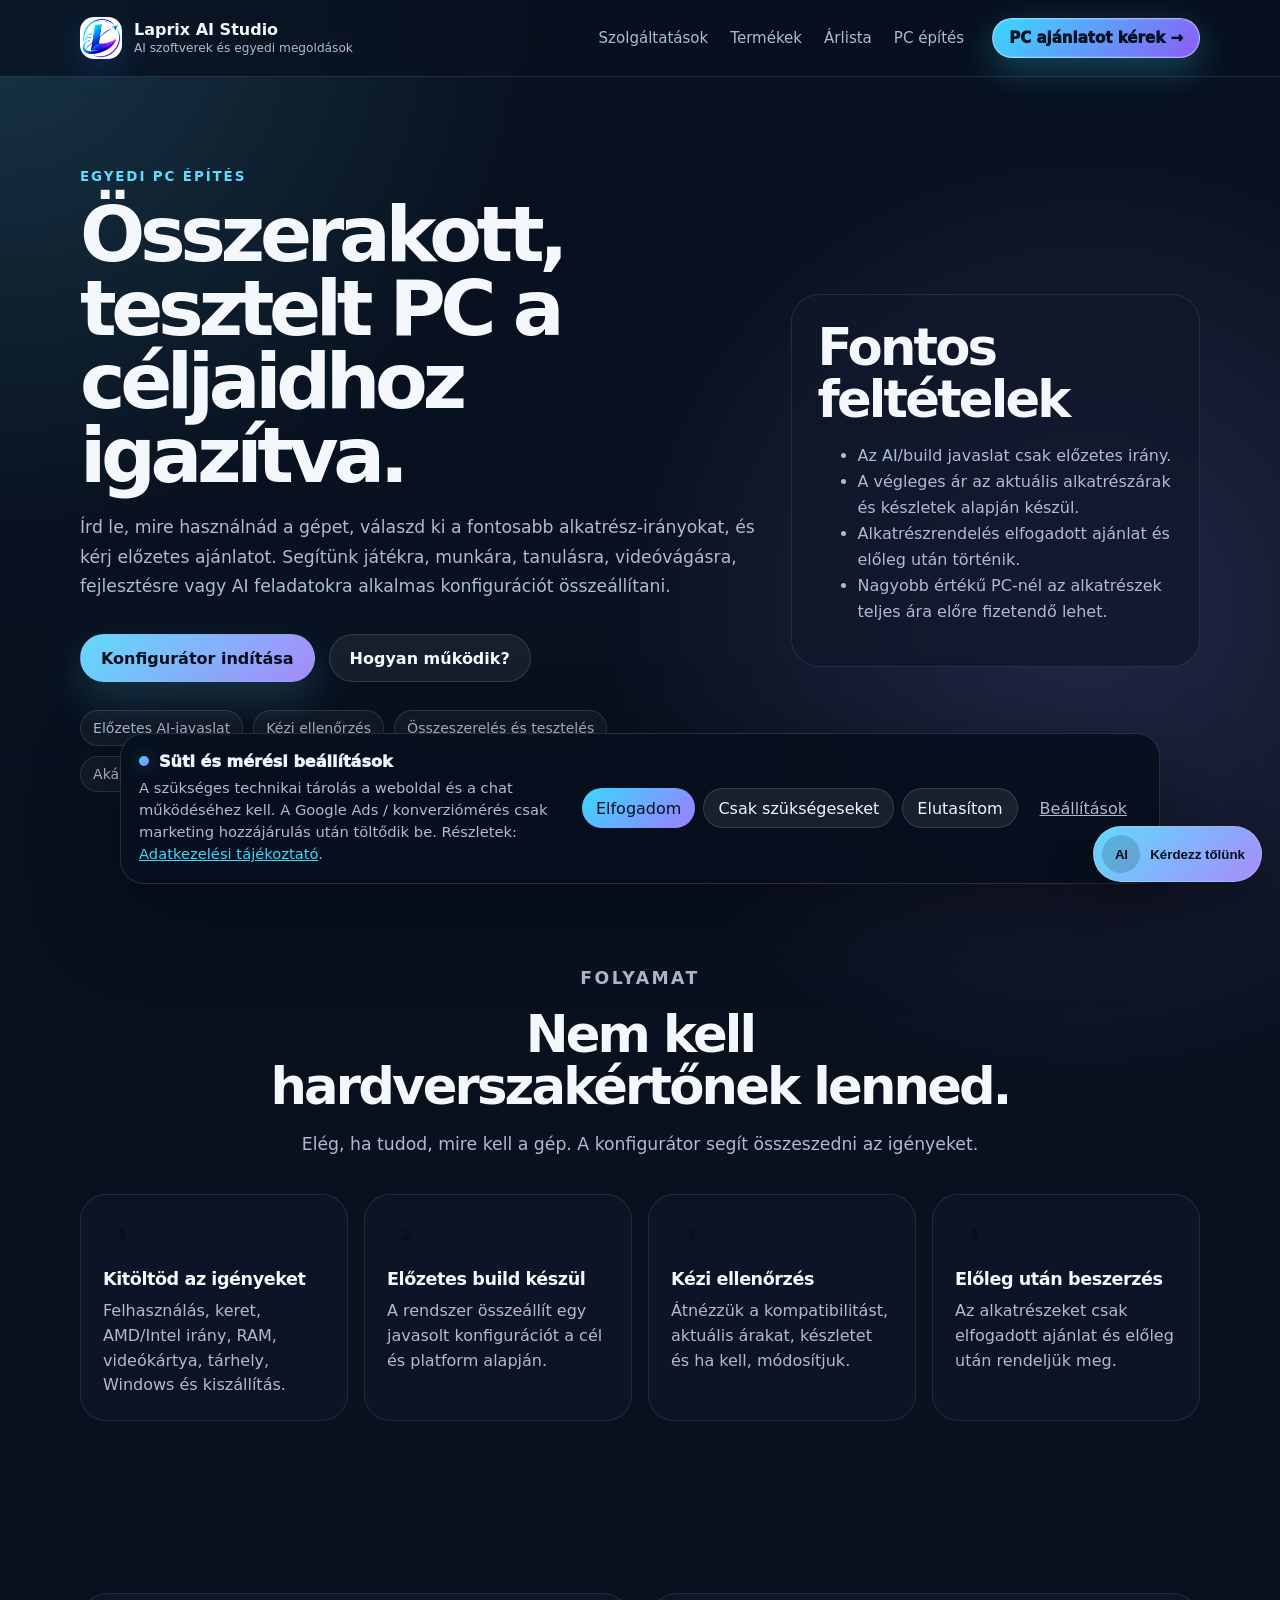
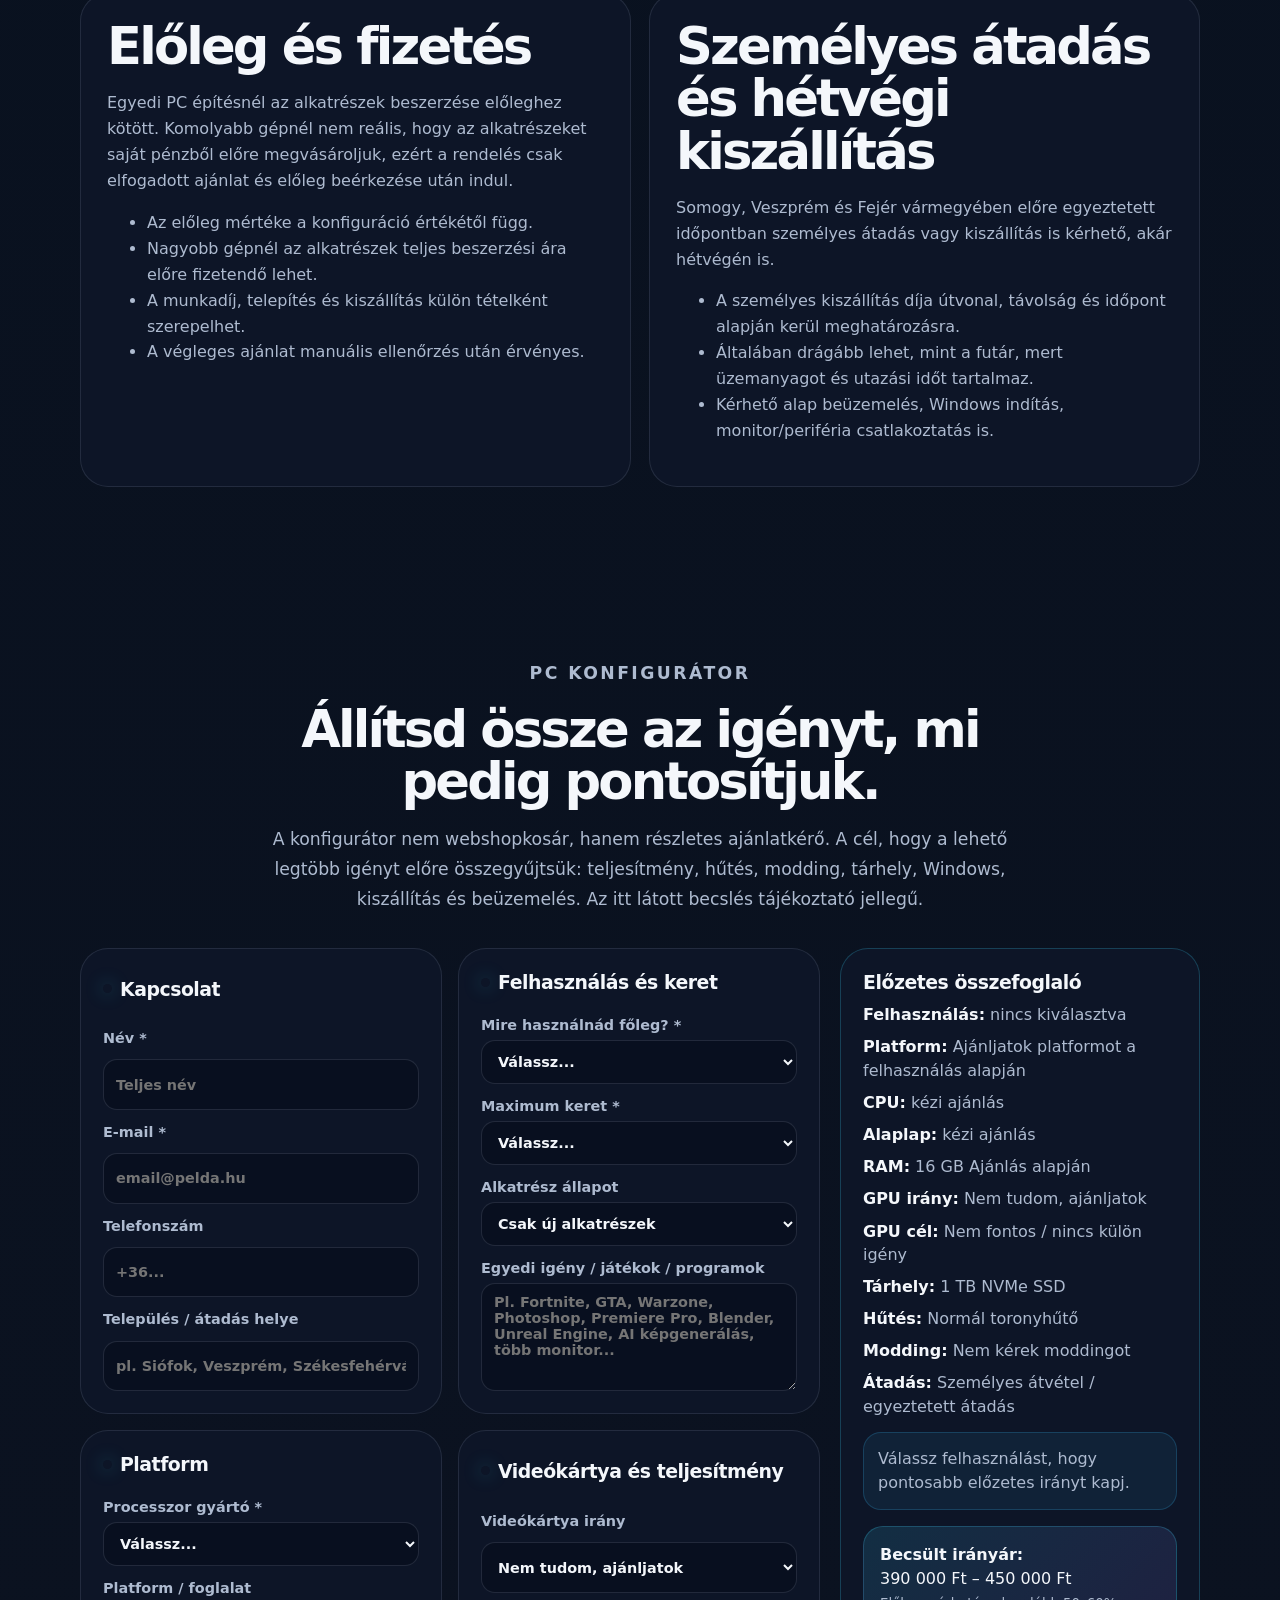
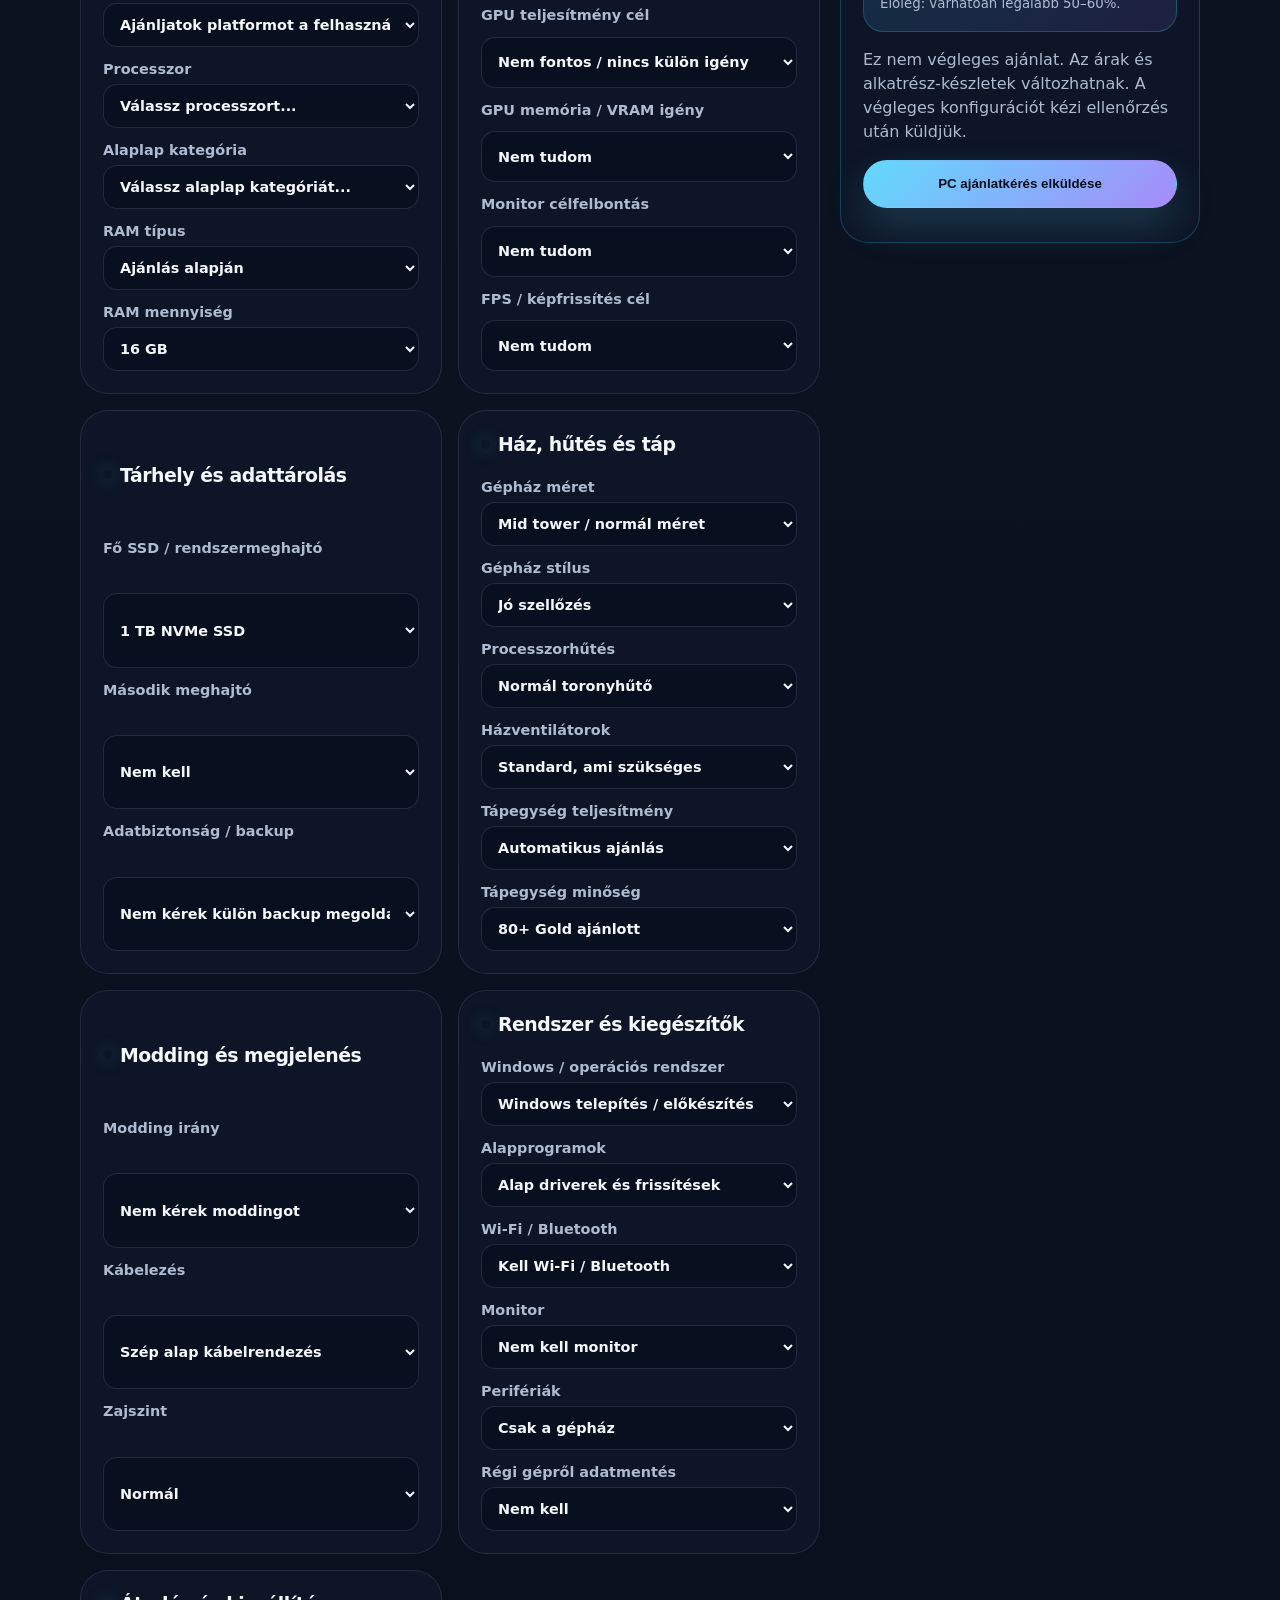
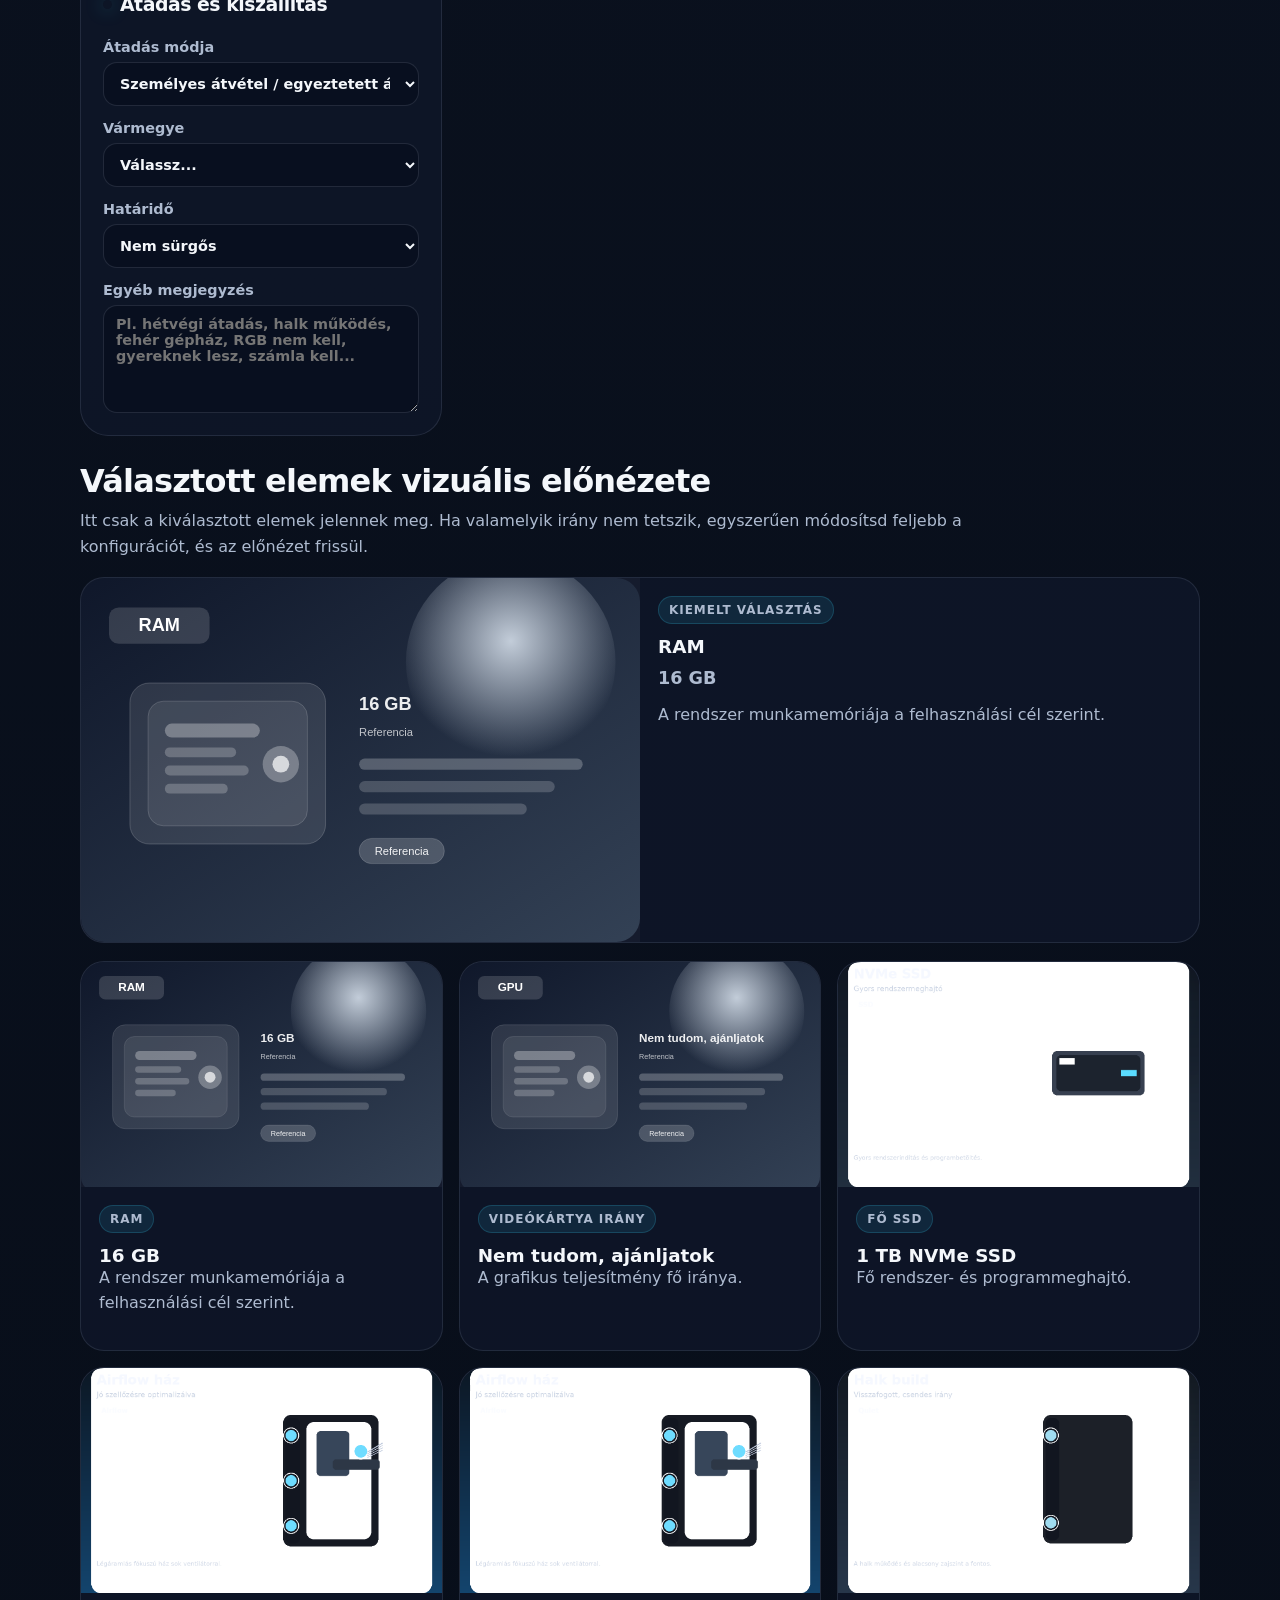
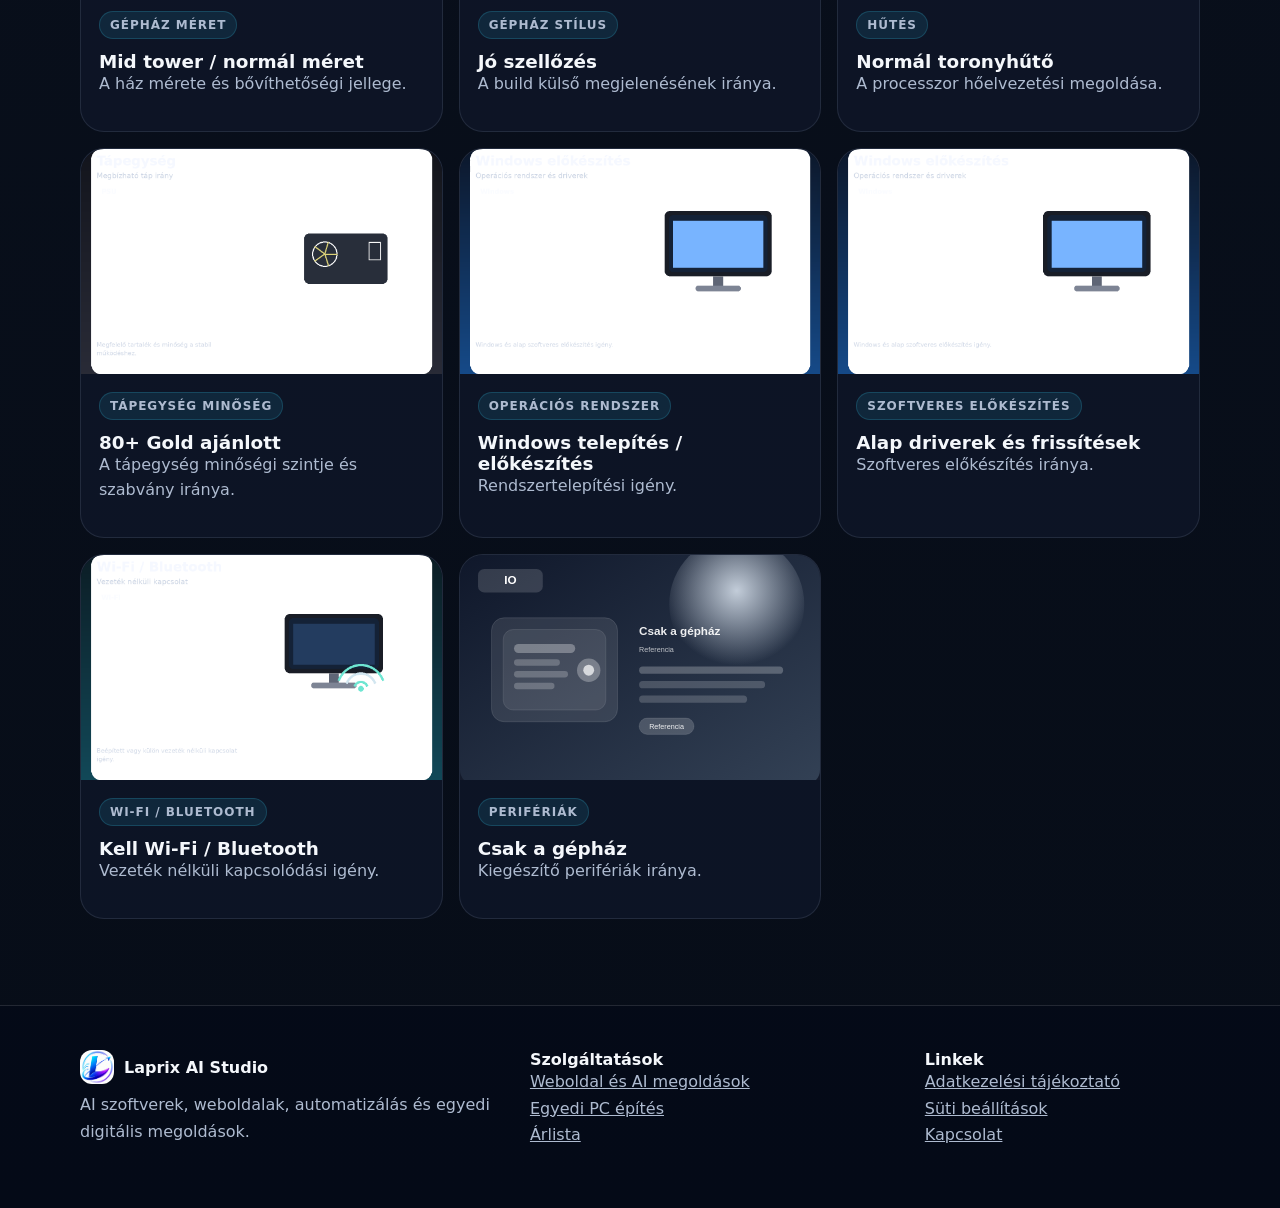
<file: pc-epites.html>
<!doctype html>
<html lang="hu">
<head>
  <meta charset="utf-8" />
  <meta name="viewport" content="width=device-width, initial-scale=1" />
  <title>Egyedi PC építés és konfigurátor – Laprix AI Studio</title>
  <meta name="description" content="Egyedi PC építés, alkatrész-ajánlás, összeszerelés, Windows előkészítés és hétvégi személyes kiszállítás Somogy, Veszprém és Fejér vármegyében." />
  <meta name="theme-color" content="#101827" />
  <meta property="og:title" content="Egyedi PC építés – Laprix AI Studio" />
  <meta property="og:description" content="Töltsd ki a PC konfigurátort, írd le mire használnád, és kérj előzetes ajánlatot összeszerelt, tesztelt számítógépre." />
  <meta property="og:type" content="website" />
  <meta property="og:url" content="https://laprixaistudio.hu/pc-epites.html" />
  <meta property="og:image" content="https://laprixaistudio.hu/assets/laprix-logo.png" />
  <link rel="canonical" href="https://laprixaistudio.hu/pc-epites.html" />
  <link rel="icon" href="/favicon.png" type="image/png" />
  <link rel="stylesheet" href="/styles.css" />
  <!-- Laprix Cookie Consent / Google Consent Mode alap -->
  <script>
    window.dataLayer = window.dataLayer || [];
    function gtag(){ dataLayer.push(arguments); }
    window.LAPRIX_GOOGLE_ADS_ID = "AW-18144333266";
    gtag("consent", "default", {
      ad_storage: "denied",
      ad_user_data: "denied",
      ad_personalization: "denied",
      analytics_storage: "denied",
      functionality_storage: "granted",
      security_storage: "granted"
    });
  </script>
</head>
<body>
  <a class="skip-link" href="#main">Ugrás a tartalomra</a>

  <header class="site-header">
    <div class="container nav">
      <a class="brand" href="/" aria-label="Laprix AI Studio főoldal">
        <img class="brand-logo-img" src="/assets/laprix-logo.png" alt="Laprix AI Studio logó" width="40" height="40" />
        <span class="brand-text">
          <strong>Laprix AI Studio</strong>
          <small>AI szoftverek és egyedi megoldások</small>
        </span>
      </a>
      <nav class="nav-links" aria-label="Fő navigáció">
        <a href="/#szolgaltatasok">Szolgáltatások</a>
        <a href="/#termekek">Termékek</a>
        <a href="/arlista.html">Árlista</a>
        <a href="/pc-epites.html">PC építés</a>
        <a class="nav-quote-link" href="#pc-konfigurator">PC ajánlatot kérek</a>
      </nav>
    </div>
  </header>

  <main id="main">
    <section class="section pc-hero-section">
      <div class="container pc-hero-grid">
        <div>
          <p class="eyebrow">Egyedi PC építés</p>
          <h1>Összerakott, tesztelt PC a céljaidhoz igazítva.</h1>
          <p class="lead">
            Írd le, mire használnád a gépet, válaszd ki a fontosabb alkatrész-irányokat,
            és kérj előzetes ajánlatot. Segítünk játékra, munkára, tanulásra, videóvágásra,
            fejlesztésre vagy AI feladatokra alkalmas konfigurációt összeállítani.
          </p>
          <div class="hero-actions">
            <a class="button primary" href="#pc-konfigurator">Konfigurátor indítása</a>
            <a class="button secondary" href="#pc-folyamat">Hogyan működik?</a>
          </div>
          <div class="trust-row">
            <span>Előzetes AI-javaslat</span>
            <span>Kézi ellenőrzés</span>
            <span>Összeszerelés és tesztelés</span>
            <span>Akár hétvégi kiszállítás</span>
          </div>
        </div>

        <aside class="pc-hero-card">
          <h2>Fontos feltételek</h2>
          <ul>
            <li>Az AI/build javaslat csak előzetes irány.</li>
            <li>A végleges ár az aktuális alkatrészárak és készletek alapján készül.</li>
            <li>Alkatrészrendelés elfogadott ajánlat és előleg után történik.</li>
            <li>Nagyobb értékű PC-nél az alkatrészek teljes ára előre fizetendő lehet.</li>
          </ul>
        </aside>
      </div>
    </section>

    <section id="pc-folyamat" class="section pc-process-section">
      <div class="container">
        <div class="section-heading">
          <p class="eyebrow">Folyamat</p>
          <h2>Nem kell hardverszakértőnek lenned.</h2>
          <p>Elég, ha tudod, mire kell a gép. A konfigurátor segít összeszedni az igényeket.</p>
        </div>
        <div class="how-grid">
          <article class="how-card"><span>1</span><h3>Kitöltöd az igényeket</h3><p>Felhasználás, keret, AMD/Intel irány, RAM, videókártya, tárhely, Windows és kiszállítás.</p></article>
          <article class="how-card"><span>2</span><h3>Előzetes build készül</h3><p>A rendszer összeállít egy javasolt konfigurációt a cél és platform alapján.</p></article>
          <article class="how-card"><span>3</span><h3>Kézi ellenőrzés</h3><p>Átnézzük a kompatibilitást, aktuális árakat, készletet és ha kell, módosítjuk.</p></article>
          <article class="how-card"><span>4</span><h3>Előleg után beszerzés</h3><p>Az alkatrészeket csak elfogadott ajánlat és előleg után rendeljük meg.</p></article>
        </div>
      </div>
    </section>

    <section class="section pc-delivery-section">
      <div class="container pc-info-grid">
        <article class="pc-info-card">
          <h2>Előleg és fizetés</h2>
          <p>Egyedi PC építésnél az alkatrészek beszerzése előleghez kötött. Komolyabb gépnél nem reális, hogy az alkatrészeket saját pénzből előre megvásároljuk, ezért a rendelés csak elfogadott ajánlat és előleg beérkezése után indul.</p>
          <ul>
            <li>Az előleg mértéke a konfiguráció értékétől függ.</li>
            <li>Nagyobb gépnél az alkatrészek teljes beszerzési ára előre fizetendő lehet.</li>
            <li>A munkadíj, telepítés és kiszállítás külön tételként szerepelhet.</li>
            <li>A végleges ajánlat manuális ellenőrzés után érvényes.</li>
          </ul>
        </article>
        <article class="pc-info-card">
          <h2>Személyes átadás és hétvégi kiszállítás</h2>
          <p>Somogy, Veszprém és Fejér vármegyében előre egyeztetett időpontban személyes átadás vagy kiszállítás is kérhető, akár hétvégén is.</p>
          <ul>
            <li>A személyes kiszállítás díja útvonal, távolság és időpont alapján kerül meghatározásra.</li>
            <li>Általában drágább lehet, mint a futár, mert üzemanyagot és utazási időt tartalmaz.</li>
            <li>Kérhető alap beüzemelés, Windows indítás, monitor/periféria csatlakoztatás is.</li>
          </ul>
        </article>
      </div>
    </section>

    <section id="pc-konfigurator" class="section pc-configurator-section">
      <div class="container">
        <div class="section-heading">
          <p class="eyebrow">PC konfigurátor</p>
          <h2>Állítsd össze az igényt, mi pedig pontosítjuk.</h2>
          <p>A konfigurátor nem webshopkosár, hanem részletes ajánlatkérő. A cél, hogy a lehető legtöbb igényt előre összegyűjtsük: teljesítmény, hűtés, modding, tárhely, Windows, kiszállítás és beüzemelés. Az itt látott becslés tájékoztató jellegű.</p>
        </div>

        <form class="pc-configurator" id="pcConfiguratorForm">
          <div class="pc-form-grid">
            <section class="pc-form-panel">
              <h3>Kapcsolat</h3>
              <label>Név *<input name="name" required placeholder="Teljes név" /></label>
              <label>E-mail *<input name="email" type="email" required placeholder="email@pelda.hu" /></label>
              <label>Telefonszám<input name="phone" placeholder="+36..." /></label>
              <label>Település / átadás helye<input name="city" placeholder="pl. Siófok, Veszprém, Székesfehérvár" /></label>
            </section>

            <section class="pc-form-panel">
              <h3>Felhasználás és keret</h3>
              <label>Mire használnád főleg? *
                <select name="usage" id="pcUsage" required>
                  <option value="">Válassz...</option>
                  <option value="office">Iroda / tanulás / böngészés</option>
                  <option value="gaming_1080p">Játék 1080p</option>
                  <option value="gaming_1440p">Játék 1440p</option>
                  <option value="gaming_4k">Játék 4K</option>
                  <option value="streaming">Játék + streamelés</option>
                  <option value="video_editing">Videóvágás / tartalomgyártás</option>
                  <option value="dev">Programozás / fejlesztés</option>
                  <option value="ai_3d">AI / 3D / Unreal Engine</option>
                  <option value="custom">Egyéb / vegyes</option>
                </select>
              </label>
              <label>Maximum keret *
                <select name="budget" id="pcBudget" required>
                  <option value="">Válassz...</option>
                  <option value="250000">250 000 Ft körül</option>
                  <option value="350000">350 000 Ft körül</option>
                  <option value="500000">500 000 Ft körül</option>
                  <option value="700000">700 000 Ft körül</option>
                  <option value="1000000">1 000 000 Ft körül</option>
                  <option value="1500000">1 500 000 Ft felett</option>
                </select>
              </label>
              <label>Alkatrész állapot
                <select name="partCondition" id="partCondition">
                  <option value="new_only">Csak új alkatrészek</option>
                  <option value="mixed_ok">Új + jó állapotú használt is jöhet</option>
                  <option value="used_budget">Költséghatékony, használt is érdekel</option>
                </select>
              </label>
              <label>Egyedi igény / játékok / programok
                <textarea name="usageDetails" rows="5" placeholder="Pl. Fortnite, GTA, Warzone, Photoshop, Premiere Pro, Blender, Unreal Engine, AI képgenerálás, több monitor..."></textarea>
              </label>
            </section>

            <section class="pc-form-panel">
              <h3>Platform</h3>
              <label>Processzor gyártó *
                <select name="cpuBrand" id="cpuBrand" required>
                  <option value="">Válassz...</option>
                  <option value="amd">AMD</option>
                  <option value="intel">Intel</option>
                  <option value="recommend">Nem tudom, ajánljatok</option>
                </select>
              </label>
              <label>Platform / foglalat<select name="platform" id="platform"><option value="">Előbb válassz processzor gyártót...</option></select></label>
              <label>Processzor<select name="cpu" id="cpu"><option value="">Előbb válassz platformot...</option></select></label>
              <label>Alaplap kategória<select name="motherboard" id="motherboard"><option value="">Előbb válassz platformot...</option></select></label>
              <label>RAM típus<select name="ramType" id="ramType"><option value="">Platform alapján...</option></select></label>
              <label>RAM mennyiség
                <select name="ram" id="ram">
                  <option value="8">8 GB</option><option value="16" selected>16 GB</option><option value="32">32 GB</option><option value="64">64 GB</option><option value="128">128 GB</option>
                </select>
              </label>
            </section>

            <section class="pc-form-panel">
              <h3>Videókártya és teljesítmény</h3>
              <label>Videókártya irány
                <select name="gpu" id="gpu">
                  <option value="integrated">Integrált / nem kell külön VGA</option>
                  <option value="entry">Belépő gamer / e-sport</option>
                  <option value="mid">Középkategóriás gamer</option>
                  <option value="upper">Erős gamer / 1440p</option>
                  <option value="high">Felsőkategória / 4K / AI</option>
                  <option value="workstation">Munkaállomás / VRAM fontos</option>
                  <option value="nvidia_prefer">NVIDIA előnyben</option>
                  <option value="amd_prefer">AMD Radeon előnyben</option>
                  <option value="recommend" selected>Nem tudom, ajánljatok</option>
                </select>
              </label>
              <label>GPU teljesítmény cél
                <select name="gpuTarget" id="gpuTarget">
                  <option value="none">Nem fontos / nincs külön igény</option>
                  <option value="1080p_medium">1080p közepes-magas beállítás</option>
                  <option value="1080p_high">1080p magas FPS</option>
                  <option value="1440p_high">1440p magas beállítás</option>
                  <option value="4k">4K / nagyon erős GPU</option>
                  <option value="ai_vram">AI / sok VRAM fontos</option>
                  <option value="cuda">CUDA / NVIDIA irány fontos</option>
                </select>
              </label>
              <label>GPU memória / VRAM igény
                <select name="vram" id="vram">
                  <option value="not_sure" selected>Nem tudom</option>
                  <option value="8gb">8 GB körül</option>
                  <option value="12gb">12 GB körül</option>
                  <option value="16gb">16 GB körül</option>
                  <option value="24gb_plus">24 GB vagy több</option>
                </select>
              </label>
              <label>Monitor célfelbontás
                <select name="targetResolution" id="targetResolution">
                  <option value="not_sure">Nem tudom</option>
                  <option value="1080p">Full HD / 1080p</option>
                  <option value="1440p">QHD / 1440p</option>
                  <option value="4k">4K</option>
                  <option value="multi_monitor">Több monitor</option>
                </select>
              </label>
              <label>FPS / képfrissítés cél
                <select name="fpsTarget" id="fpsTarget">
                  <option value="normal">Normál 60 FPS körül</option>
                  <option value="high_refresh">144 Hz körül</option>
                  <option value="competitive">240 Hz / kompetitív játék</option>
                  <option value="not_sure" selected>Nem tudom</option>
                </select>
              </label>
            </section>

            <section class="pc-form-panel">
              <h3>Tárhely és adattárolás</h3>
              <label>Fő SSD / rendszermeghajtó
                <select name="storage" id="storage"><option value="500gb">500 GB NVMe SSD</option><option value="1tb" selected>1 TB NVMe SSD</option><option value="2tb">2 TB NVMe SSD</option><option value="4tb">4 TB NVMe SSD</option><option value="2tb_plus">2 TB+ / több meghajtó</option></select>
              </label>
              <label>Második meghajtó
                <select name="secondaryStorage" id="secondaryStorage">
                  <option value="none" selected>Nem kell</option>
                  <option value="1tb_ssd">+1 TB SSD</option>
                  <option value="2tb_ssd">+2 TB SSD</option>
                  <option value="4tb_hdd">+4 TB HDD adattárolásra</option>
                  <option value="8tb_hdd">+8 TB HDD adattárolásra</option>
                  <option value="not_sure">Nem tudom, ajánljatok</option>
                </select>
              </label>
              <label>Adatbiztonság / backup
                <select name="backupNeed" id="backupNeed">
                  <option value="none" selected>Nem kérek külön backup megoldást</option>
                  <option value="external_drive">Külső mentőmeghajtó érdekel</option>
                  <option value="nas_later">NAS / hálózati mentés később érdekelhet</option>
                  <option value="important">Fontos adatok lesznek rajta, kérnék javaslatot</option>
                </select>
              </label>
            </section>

            <section class="pc-form-panel">
              <h3>Ház, hűtés és táp</h3>
              <label>Gépház méret
                <select name="caseSize" id="caseSize">
                  <option value="mid_tower" selected>Mid tower / normál méret</option>
                  <option value="compact">Kompakt / kisebb méret</option>
                  <option value="large">Nagyobb ház / jobb bővíthetőség</option>
                  <option value="not_sure">Nem tudom</option>
                </select>
              </label>
              <label>Gépház stílus
                <select name="caseStyle" id="caseStyle"><option value="simple">Egyszerű, letisztult</option><option value="silent">Csendes / visszafogott</option><option value="airflow" selected>Jó szellőzés</option><option value="rgb">RGB / látványos</option><option value="white">Fehér build</option><option value="glass">Üveg oldallap / látványos belső</option><option value="compact">Kompakt / kisebb méret</option></select>
              </label>
              <label>Processzorhűtés
                <select name="cooling" id="cooling">
                  <option value="stock">Gyári / alap hűtés, ha elég</option>
                  <option value="tower" selected>Normál toronyhűtő</option>
                  <option value="silent_tower">Csendes prémium toronyhűtő</option>
                  <option value="dual_tower">Nagy két tornyos léghűtő</option>
                  <option value="aio_240">AIO vízhűtés 240 mm</option>
                  <option value="aio_280">AIO vízhűtés 280 mm</option>
                  <option value="aio_360">AIO vízhűtés 360 mm</option>
                  <option value="custom_loop_interest">Custom vízhűtés érdekel, egyeztessünk</option>
                </select>
              </label>
              <label>Házventilátorok
                <select name="caseFans" id="caseFans">
                  <option value="standard" selected>Standard, ami szükséges</option>
                  <option value="extra_airflow">Extra airflow ventilátorok</option>
                  <option value="silent_fans">Csendes prémium ventilátorok</option>
                  <option value="rgb_fans">RGB ventilátorok</option>
                  <option value="not_sure">Nem tudom, ajánljatok</option>
                </select>
              </label>
              <label>Tápegység teljesítmény
                <select name="psuWatt" id="psuWatt">
                  <option value="auto" selected>Automatikus ajánlás</option>
                  <option value="550w">550 W körül</option>
                  <option value="650w">650 W körül</option>
                  <option value="750w">750 W körül</option>
                  <option value="850w">850 W körül</option>
                  <option value="1000w_plus">1000 W vagy több</option>
                </select>
              </label>
              <label>Tápegység minőség
                <select name="psu" id="psu"><option value="standard">Megbízható standard</option><option value="gold" selected>80+ Gold ajánlott</option><option value="premium">Prémium / későbbi bővítéshez</option><option value="atx_3">ATX 3.x / modern VGA-hoz ajánlott</option></select>
              </label>
            </section>

            <section class="pc-form-panel">
              <h3>Modding és megjelenés</h3>
              <label>Modding irány
                <select name="modding" id="modding">
                  <option value="none" selected>Nem kérek moddingot</option>
                  <option value="clean">Letisztult, szép kábelrendezés</option>
                  <option value="rgb">RGB világítás</option>
                  <option value="white_build">Fehér build</option>
                  <option value="blackout">Fekete, visszafogott build</option>
                  <option value="showcase">Látványos üveg oldallapos build</option>
                  <option value="custom">Egyedi elképzelés, leírom megjegyzésben</option>
                </select>
              </label>
              <label>Kábelezés
                <select name="cabling" id="cabling">
                  <option value="standard" selected>Szép alap kábelrendezés</option>
                  <option value="premium">Prémium kábelrendezés</option>
                  <option value="sleeved">Kábelharisnya / látványos kábelek érdekelnek</option>
                </select>
              </label>
              <label>Zajszint
                <select name="noiseTarget" id="noiseTarget">
                  <option value="normal" selected>Normál</option>
                  <option value="quiet">Legyen halk</option>
                  <option value="very_quiet">Nagyon halk build a cél</option>
                  <option value="performance_first">Teljesítmény fontosabb, mint a zaj</option>
                </select>
              </label>
            </section>

            <section class="pc-form-panel">
              <h3>Rendszer és kiegészítők</h3>
              <label>Windows / operációs rendszer
                <select name="os" id="os"><option value="none">Nem kérek</option><option value="windows_install" selected>Windows telepítés / előkészítés</option><option value="windows_license">Windows licenc + telepítés is kell</option><option value="linux">Linux érdekel</option></select>
              </label>
              <label>Alapprogramok
                <select name="softwareSetup" id="softwareSetup">
                  <option value="basic" selected>Alap driverek és frissítések</option>
                  <option value="office_browser">Böngésző, Office jellegű alapok</option>
                  <option value="gaming">Gaming launcherek / alap játékos setup</option>
                  <option value="creator">Tartalomgyártó alap programok egyeztetéssel</option>
                  <option value="none">Nem kérek külön szoftveres beállítást</option>
                </select>
              </label>
              <label>Wi-Fi / Bluetooth
                <select name="wifi" id="wifi"><option value="not_needed">Nem kell</option><option value="needed" selected>Kell Wi-Fi / Bluetooth</option><option value="not_sure">Nem tudom</option></select>
              </label>
              <label>Monitor
                <select name="monitorNeed" id="monitorNeed">
                  <option value="none" selected>Nem kell monitor</option>
                  <option value="1080p">Full HD monitor érdekel</option>
                  <option value="1440p">1440p monitor érdekel</option>
                  <option value="4k">4K monitor érdekel</option>
                  <option value="high_refresh">Magas Hz gamer monitor érdekel</option>
                </select>
              </label>
              <label>Perifériák
                <select name="peripherals" id="peripherals"><option value="pc_only" selected>Csak a gépház</option><option value="keyboard_mouse">Billentyűzet + egér is kell</option><option value="full_set">Monitor + billentyűzet + egér is kell</option><option value="headset">Headset / hang is érdekel</option><option value="not_sure">Nem tudom</option></select>
              </label>
              <label>Régi gépről adatmentés
                <select name="dataMigration" id="dataMigration"><option value="no" selected>Nem kell</option><option value="yes">Igen, érdekel</option><option value="not_sure">Nem tudom</option></select>
              </label>
            </section>

            <section class="pc-form-panel">
              <h3>Átadás és kiszállítás</h3>
              <label>Átadás módja
                <select name="delivery" id="delivery"><option value="pickup">Személyes átvétel / egyeztetett átadás</option><option value="personal_delivery">Személyes kiszállítás érdekel</option><option value="weekend_delivery">Hétvégi kiszállítás érdekel</option><option value="courier">Futár is jó, ha megoldható</option></select>
              </label>
              <label>Vármegye
                <select name="county" id="county"><option value="">Válassz...</option><option value="Somogy">Somogy</option><option value="Veszprém">Veszprém</option><option value="Fejér">Fejér</option><option value="other">Más vármegye</option></select>
              </label>
              <label>Határidő
                <select name="deadline" id="deadline"><option value="not_urgent">Nem sürgős</option><option value="2_3_weeks">2–3 héten belül</option><option value="asap">Minél hamarabb</option><option value="date">Konkrét időpontra kell</option></select>
              </label>
              <label>Egyéb megjegyzés
                <textarea name="notes" rows="5" placeholder="Pl. hétvégi átadás, halk működés, fehér gépház, RGB nem kell, gyereknek lesz, számla kell..."></textarea>
              </label>
            </section>
          </div>

          <aside class="pc-summary-card" id="pcSummary">
            <h3>Előzetes összefoglaló</h3>
            <div id="pcSummaryContent">Válassz felhasználást, keretet és platformot, majd itt megjelenik az előzetes irány.</div>
            <div class="pc-estimate" id="pcEstimate">Becsült irányár: -</div>
            <p class="pc-disclaimer">Ez nem végleges ajánlat. Az árak és alkatrész-készletek változhatnak. A végleges konfigurációt kézi ellenőrzés után küldjük.</p>
            <button class="button primary" type="submit">PC ajánlatkérés elküldése</button>
            <div class="pc-form-status" id="pcFormStatus" role="status"></div>
          </aside>
        </form>

        <section class="pc-preview-section" id="pcPreviewSection">
          <div class="pc-preview-heading">
            <h3>Választott elemek vizuális előnézete</h3>
            <p>
              Itt csak a kiválasztott elemek jelennek meg. Ha valamelyik irány nem tetszik,
              egyszerűen módosítsd feljebb a konfigurációt, és az előnézet frissül.
            </p>
          </div>

          <div class="pc-preview-highlight" id="pcPreviewHighlight">
            <div class="pc-preview-empty">
              Válassz ki néhány fontosabb opciót, és itt megjelennek a hozzájuk tartozó referencia képek.
            </div>
          </div>

          <div class="pc-preview-grid" id="pcPreviewGrid"></div>
        </section>
      </div>
    </section>
  </main>

  <footer class="site-footer">
    <div class="container footer-grid">
      <div><div class="footer-brand-row"><img src="/assets/laprix-logo.png" alt="" width="34" height="34" /><strong>Laprix AI Studio</strong></div><p>AI szoftverek, weboldalak, automatizálás és egyedi digitális megoldások.</p></div>
      <div><strong>Szolgáltatások</strong><p><a href="/#szolgaltatasok">Weboldal és AI megoldások</a><br /><a href="/pc-epites.html">Egyedi PC építés</a><br /><a href="/arlista.html">Árlista</a></p></div>
      <div><strong>Linkek</strong><p><a href="/adatkezeles.html">Adatkezelési tájékoztató</a><br /><a href="#" data-cookie-settings>Süti beállítások</a><br /><a href="mailto:hello@laprixaistudio.hu">Kapcsolat</a></p></div>
    </div>
  </footer>

  <script src="/cookie-consent.js"></script>
  <script src="/chat-config.js"></script>
  <script src="/pc-configurator.js"></script>
  <script src="/chat-widget.js"></script>
</body>
</html>
</file>
<file: styles.css>
* {
  box-sizing: border-box;
}

:root {
  --bg: #08111f;
  --bg-soft: #101827;
  --bg-card: rgba(255, 255, 255, 0.07);
  --bg-card-strong: rgba(255, 255, 255, 0.11);
  --text: #f4f7fb;
  --muted: #aebbd0;
  --line: rgba(255, 255, 255, 0.12);
  --primary: #61dafb;
  --primary-strong: #38bdf8;
  --accent: #a78bfa;
  --success: #34d399;
  --warning: #fbbf24;
  --radius-xl: 28px;
  --radius-lg: 20px;
  --shadow: 0 24px 80px rgba(0, 0, 0, 0.32);
  font-family: Inter, ui-sans-serif, system-ui, -apple-system, BlinkMacSystemFont, "Segoe UI", sans-serif;
}

html {
  scroll-behavior: smooth;
}

body {
  margin: 0;
  background:
    radial-gradient(circle at top left, rgba(97, 218, 251, 0.18), transparent 34rem),
    radial-gradient(circle at 85% 8%, rgba(167, 139, 250, 0.18), transparent 30rem),
    linear-gradient(180deg, #08111f 0%, #0b1220 44%, #070d18 100%);
  color: var(--text);
  min-height: 100vh;
}

a {
  color: inherit;
}

.skip-link {
  position: absolute;
  left: 16px;
  top: -80px;
  background: #ffffff;
  color: #08111f;
  padding: 10px 14px;
  border-radius: 999px;
  z-index: 100;
}

.skip-link:focus {
  top: 16px;
}

.container {
  width: min(1120px, calc(100% - 40px));
  margin: 0 auto;
}

.site-header {
  position: sticky;
  top: 0;
  z-index: 50;
  backdrop-filter: blur(18px);
  background: rgba(8, 17, 31, 0.78);
  border-bottom: 1px solid var(--line);
}

.nav {
  min-height: 76px;
  display: flex;
  align-items: center;
  justify-content: space-between;
  gap: 24px;
}

.brand {
  display: inline-flex;
  align-items: center;
  gap: 12px;
  text-decoration: none;
}

.brand-mark {
  width: 42px;
  height: 42px;
  border-radius: 14px;
  display: grid;
  place-items: center;
  background: linear-gradient(135deg, var(--primary), var(--accent));
  color: #06101f;
  font-weight: 900;
  letter-spacing: -0.04em;
  box-shadow: 0 12px 30px rgba(97, 218, 251, 0.22);
}

.brand-text {
  display: grid;
  line-height: 1.1;
}

.brand-text strong {
  font-size: 1rem;
}

.brand-text small {
  color: var(--muted);
  font-size: 0.76rem;
  margin-top: 4px;
}

.nav-links {
  display: flex;
  align-items: center;
  gap: 22px;
  color: var(--muted);
  font-size: 0.94rem;
}

.nav-links a {
  text-decoration: none;
}

.nav-links a:hover {
  color: var(--text);
}

.section {
  padding: 86px 0;
}

.hero {
  padding-top: 108px;
}

.hero-grid {
  display: grid;
  grid-template-columns: minmax(0, 1.12fr) minmax(320px, 0.88fr);
  align-items: center;
  gap: 52px;
}

.eyebrow {
  color: var(--primary);
  font-size: 0.84rem;
  text-transform: uppercase;
  font-weight: 800;
  letter-spacing: 0.14em;
  margin: 0 0 14px;
}

h1,
h2,
h3,
p {
  margin-top: 0;
}

h1 {
  font-size: clamp(2.7rem, 7vw, 5.8rem);
  line-height: 0.95;
  letter-spacing: -0.075em;
  margin-bottom: 24px;
}

h2 {
  font-size: clamp(2rem, 4vw, 3.35rem);
  line-height: 1.02;
  letter-spacing: -0.055em;
  margin-bottom: 18px;
}

h3 {
  font-size: 1.18rem;
  letter-spacing: -0.025em;
  margin-bottom: 10px;
}

.lead,
.section-heading p,
.contact-card p {
  color: var(--muted);
  font-size: 1.08rem;
  line-height: 1.72;
}

.lead {
  max-width: 720px;
  margin-bottom: 32px;
}

.hero-actions,
.contact-actions {
  display: flex;
  flex-wrap: wrap;
  gap: 14px;
  align-items: center;
}

.button {
  min-height: 48px;
  padding: 0 20px;
  border-radius: 999px;
  display: inline-flex;
  align-items: center;
  justify-content: center;
  text-decoration: none;
  font-weight: 800;
  border: 1px solid transparent;
}

.button.primary {
  background: linear-gradient(135deg, var(--primary), var(--accent));
  color: #06101f;
  box-shadow: 0 18px 40px rgba(97, 218, 251, 0.18);
}

.button.secondary {
  background: rgba(255, 255, 255, 0.06);
  color: var(--text);
  border-color: var(--line);
}

.button:hover {
  transform: translateY(-1px);
}

.trust-row {
  display: flex;
  flex-wrap: wrap;
  gap: 10px;
  margin-top: 28px;
}

.trust-row span {
  color: var(--muted);
  border: 1px solid var(--line);
  background: rgba(255, 255, 255, 0.04);
  border-radius: 999px;
  padding: 9px 12px;
  font-size: 0.88rem;
}

.hero-panel {
  position: relative;
  border: 1px solid var(--line);
  background:
    linear-gradient(180deg, rgba(255, 255, 255, 0.10), rgba(255, 255, 255, 0.045)),
    rgba(16, 24, 39, 0.72);
  border-radius: var(--radius-xl);
  padding: 18px;
  box-shadow: var(--shadow);
  overflow: hidden;
}

.panel-glow {
  position: absolute;
  inset: auto -70px -90px auto;
  width: 240px;
  height: 240px;
  background: radial-gradient(circle, rgba(97, 218, 251, 0.23), transparent 68%);
  pointer-events: none;
}

.panel-card {
  position: relative;
  display: grid;
  grid-template-columns: 16px 1fr;
  gap: 14px;
  padding: 18px;
  border-radius: 22px;
  background: rgba(255, 255, 255, 0.065);
  border: 1px solid rgba(255, 255, 255, 0.10);
}

.panel-card + .panel-card {
  margin-top: 12px;
}

.panel-card p {
  color: var(--muted);
  line-height: 1.55;
  margin: 6px 0 0;
  font-size: 0.94rem;
}

.status-dot {
  width: 11px;
  height: 11px;
  margin-top: 5px;
  border-radius: 50%;
  box-shadow: 0 0 0 6px rgba(255, 255, 255, 0.055);
}

.status-dot.live {
  background: var(--success);
}

.status-dot.build {
  background: var(--warning);
}

.status-dot.plan {
  background: var(--accent);
}

.section-heading {
  max-width: 760px;
  margin: 0 auto 34px;
  text-align: center;
}

.section-heading.left {
  text-align: left;
  margin: 0;
}

.product-grid {
  display: grid;
  grid-template-columns: repeat(2, minmax(0, 1fr));
  gap: 18px;
}

.product-card,
.roadmap-item,
.contact-card,
.why-item {
  border: 1px solid var(--line);
  background: var(--bg-card);
  border-radius: var(--radius-lg);
  box-shadow: 0 20px 55px rgba(0, 0, 0, 0.18);
}

.product-card {
  padding: 26px;
  min-height: 360px;
}

.product-card.featured {
  background:
    linear-gradient(135deg, rgba(97, 218, 251, 0.14), rgba(167, 139, 250, 0.10)),
    var(--bg-card);
}

.card-top {
  display: flex;
  flex-wrap: wrap;
  gap: 8px;
  margin-bottom: 18px;
}

.tag,
.roadmap-state {
  display: inline-flex;
  align-items: center;
  min-height: 28px;
  border-radius: 999px;
  padding: 0 10px;
  font-size: 0.76rem;
  font-weight: 900;
}

.tag.live,
.roadmap-state.live {
  background: rgba(52, 211, 153, 0.14);
  color: #86efac;
}

.tag.build,
.roadmap-state.build {
  background: rgba(251, 191, 36, 0.14);
  color: #fde68a;
}

.tag.plan,
.roadmap-state.plan {
  background: rgba(167, 139, 250, 0.16);
  color: #ddd6fe;
}

.tag.audience {
  background: rgba(255, 255, 255, 0.09);
  color: var(--muted);
}

.product-card p,
.product-card li,
.roadmap-item p,
.why-item p,
.site-footer p {
  color: var(--muted);
  line-height: 1.65;
}

.product-card ul {
  padding-left: 18px;
  margin: 18px 0 22px;
}

.text-link,
.muted-link {
  font-weight: 900;
  text-decoration: none;
}

.text-link {
  color: var(--primary);
}

.text-link:hover {
  text-decoration: underline;
}

.muted-link {
  color: var(--muted);
}

.split {
  display: grid;
  grid-template-columns: minmax(0, 0.85fr) minmax(320px, 1.15fr);
  gap: 42px;
  align-items: start;
}

.why-list {
  display: grid;
  gap: 14px;
}

.why-item {
  display: grid;
  grid-template-columns: 54px 1fr;
  gap: 18px;
  padding: 22px;
}

.why-item span {
  width: 42px;
  height: 42px;
  display: grid;
  place-items: center;
  border-radius: 14px;
  background: rgba(97, 218, 251, 0.12);
  color: var(--primary);
  font-weight: 900;
}

.roadmap {
  display: grid;
  grid-template-columns: repeat(4, minmax(0, 1fr));
  gap: 16px;
}

.roadmap-item {
  padding: 22px;
}

.roadmap-item h3 {
  margin-top: 18px;
}

.contact-card {
  display: grid;
  grid-template-columns: minmax(0, 1fr) auto;
  gap: 28px;
  align-items: center;
  padding: 34px;
  background:
    linear-gradient(135deg, rgba(97, 218, 251, 0.13), rgba(167, 139, 250, 0.10)),
    var(--bg-card-strong);
}

.site-footer {
  border-top: 1px solid var(--line);
  padding: 44px 0;
  background: rgba(2, 6, 23, 0.42);
}

.footer-grid {
  display: grid;
  grid-template-columns: 1.15fr 1fr 0.75fr;
  gap: 28px;
}

.site-footer a {
  color: var(--muted);
}

.site-footer a:hover {
  color: var(--text);
}

@media (max-width: 900px) {
  .nav {
    align-items: flex-start;
    flex-direction: column;
    padding: 16px 0;
  }

  .nav-links {
    width: 100%;
    overflow-x: auto;
    padding-bottom: 4px;
  }

  .hero {
    padding-top: 72px;
  }

  .hero-grid,
  .split,
  .contact-card {
    grid-template-columns: 1fr;
  }

  .product-grid,
  .roadmap,
  .footer-grid {
    grid-template-columns: 1fr;
  }

  .product-card {
    min-height: auto;
  }

  .contact-actions {
    justify-content: flex-start;
  }
}

@media (max-width: 560px) {
  .container {
    width: min(100% - 28px, 1120px);
  }

  .section {
    padding: 62px 0;
  }

  .hero {
    padding-top: 60px;
  }

  .hero-actions .button,
  .contact-actions .button {
    width: 100%;
  }

  .why-item {
    grid-template-columns: 1fr;
  }

  .product-card,
  .contact-card {
    padding: 22px;
  }
}

.custom-dev-section {
  padding-top: 40px;
}

.custom-dev-card {
  display: grid;
  grid-template-columns: minmax(0, 1.12fr) minmax(320px, 0.88fr);
  gap: 22px;
  align-items: stretch;
  border: 1px solid var(--line);
  background:
    radial-gradient(circle at top left, rgba(97, 218, 251, 0.16), transparent 28rem),
    radial-gradient(circle at bottom right, rgba(167, 139, 250, 0.14), transparent 26rem),
    rgba(255, 255, 255, 0.065);
  border-radius: var(--radius-xl);
  padding: 30px;
  box-shadow: var(--shadow);
}

.custom-dev-copy p {
  color: var(--muted);
  line-height: 1.72;
  font-size: 1.04rem;
}

.custom-dev-steps {
  display: grid;
  grid-template-columns: repeat(3, minmax(0, 1fr));
  gap: 12px;
  margin-top: 24px;
}

.custom-dev-steps div,
.custom-dev-panel {
  border: 1px solid var(--line);
  background: rgba(255, 255, 255, 0.06);
  border-radius: 20px;
}

.custom-dev-steps div {
  padding: 18px;
}

.custom-dev-steps span {
  width: 34px;
  height: 34px;
  display: grid;
  place-items: center;
  border-radius: 12px;
  background: rgba(97, 218, 251, 0.14);
  color: var(--primary);
  font-weight: 900;
  margin-bottom: 14px;
}

.custom-dev-steps strong {
  display: block;
  margin-bottom: 8px;
}

.custom-dev-steps p {
  margin-bottom: 0;
  font-size: 0.92rem;
}

.custom-dev-panel {
  padding: 24px;
}

.custom-dev-panel ul {
  padding-left: 18px;
  margin: 18px 0 24px;
}

.custom-dev-panel li {
  color: var(--muted);
  line-height: 1.7;
}

.custom-dev-panel .button {
  width: 100%;
}

.panel-note {
  color: var(--muted);
  font-size: 0.9rem;
  line-height: 1.6;
  margin: 16px 0 0;
}

@media (max-width: 900px) {
  .custom-dev-card,
  .custom-dev-steps {
    grid-template-columns: 1fr;
  }
}

@media (max-width: 560px) {
  .custom-dev-card {
    padding: 22px;
  }
}


/* Laprix AI ChatLead V1 */
.laprix-chat-root{position:fixed;right:18px;bottom:18px;z-index:9999;font-family:Inter,ui-sans-serif,system-ui,-apple-system,BlinkMacSystemFont,"Segoe UI",sans-serif}.laprix-chat-launcher{min-height:54px;border:1px solid rgba(255,255,255,.18);border-radius:999px;padding:8px 16px 8px 8px;display:inline-flex;align-items:center;gap:10px;background:linear-gradient(135deg,#61dafb,#a78bfa);color:#06101f;font-weight:900;cursor:pointer;box-shadow:0 20px 50px rgba(0,0,0,.32)}.laprix-chat-launcher-icon{width:38px;height:38px;border-radius:999px;display:grid;place-items:center;background:rgba(6,16,31,.16);color:#06101f;letter-spacing:-.04em}.laprix-chat-panel{position:absolute;right:0;bottom:72px;width:min(390px,calc(100vw - 28px));height:min(650px,calc(100vh - 110px));display:none;flex-direction:column;overflow:hidden;border:1px solid rgba(255,255,255,.16);border-radius:26px;background:radial-gradient(circle at top left,rgba(97,218,251,.20),transparent 18rem),linear-gradient(180deg,rgba(16,24,39,.98),rgba(8,17,31,.98));color:#f4f7fb;box-shadow:0 28px 90px rgba(0,0,0,.46)}.laprix-chat-panel.open{display:flex}.laprix-chat-header{padding:16px;display:flex;justify-content:space-between;gap:12px;align-items:center;border-bottom:1px solid rgba(255,255,255,.12)}.laprix-chat-header strong{display:block;font-size:1rem}.laprix-chat-status{display:block;margin-top:3px;color:#aebbd0;font-size:.82rem}.laprix-chat-close,.laprix-chat-lead-close{width:34px;height:34px;border:0;border-radius:999px;background:rgba(255,255,255,.08);color:#f4f7fb;font-size:1.3rem;cursor:pointer}.laprix-chat-messages{flex:1;overflow:auto;padding:16px}.laprix-chat-message{display:flex;margin-bottom:10px}.laprix-chat-message.user{justify-content:flex-end}.laprix-chat-bubble{max-width:86%;padding:12px 13px;border-radius:18px;line-height:1.45;white-space:pre-wrap;font-size:.94rem}.laprix-chat-message.assistant .laprix-chat-bubble{background:rgba(255,255,255,.08);color:#f4f7fb;border-top-left-radius:7px}.laprix-chat-message.user .laprix-chat-bubble{background:linear-gradient(135deg,#61dafb,#a78bfa);color:#06101f;border-top-right-radius:7px}.laprix-chat-quick{padding:0 14px 10px;display:flex;flex-wrap:wrap;gap:8px}.laprix-chat-quick button{border:1px solid rgba(255,255,255,.13);border-radius:999px;padding:8px 10px;background:rgba(255,255,255,.06);color:#f4f7fb;font-weight:800;cursor:pointer;font-size:.78rem}.laprix-chat-form{display:grid;grid-template-columns:1fr auto;gap:8px;padding:12px;border-top:1px solid rgba(255,255,255,.12)}.laprix-chat-input,.laprix-chat-lead-form input,.laprix-chat-lead-form textarea,.laprix-chat-lead-form select{width:100%;border:1px solid rgba(255,255,255,.14);border-radius:14px;padding:11px 12px;background:rgba(255,255,255,.08);color:#f4f7fb;outline:none}.laprix-chat-input::placeholder,.laprix-chat-lead-form textarea::placeholder{color:rgba(244,247,251,.62)}.laprix-chat-send{border:0;border-radius:14px;padding:0 14px;background:linear-gradient(135deg,#61dafb,#a78bfa);color:#06101f;font-weight:900;cursor:pointer}.laprix-chat-send:disabled{cursor:not-allowed;opacity:.62}.laprix-chat-privacy{padding:0 14px 12px;margin:0;color:#aebbd0;font-size:.76rem;line-height:1.4}.laprix-chat-privacy a{color:#61dafb}.laprix-chat-lead-form-wrap{display:none;max-height:56%;overflow:auto;padding:0 12px 12px}.laprix-chat-lead-form-wrap.open{display:block}.laprix-chat-lead-form{display:grid;gap:9px;padding:12px;border:1px solid rgba(255,255,255,.13);border-radius:20px;background:rgba(0,0,0,.18)}.laprix-chat-lead-title{display:flex;align-items:center;justify-content:space-between}.laprix-chat-lead-form label{color:#aebbd0;font-size:.82rem;display:grid;gap:5px}.laprix-chat-lead-form select option{color:#06101f}@media(max-width:560px){.laprix-chat-root{right:14px;bottom:14px}.laprix-chat-panel{position:fixed;right:14px;left:14px;bottom:78px;width:auto;height:min(650px,calc(100vh - 96px))}.laprix-chat-launcher span:last-child{display:none}.laprix-chat-launcher{padding:8px}}


/* Laprix AI Studio V1.11 logo-only brand patch */
.brand-logo-img {
  width: 42px;
  height: 42px;
  border-radius: 14px;
  object-fit: cover;
  box-shadow: 0 10px 30px rgba(40, 114, 255, 0.22);
  background: rgba(255, 255, 255, 0.92);
  flex: 0 0 auto;
}

.footer-brand-row {
  display: inline-flex;
  align-items: center;
  gap: 10px;
  margin-bottom: 8px;
}

.footer-brand-row img {
  width: 34px;
  height: 34px;
  border-radius: 12px;
  object-fit: cover;
  background: rgba(255, 255, 255, 0.92);
}

@media (max-width: 720px) {
  .brand-logo-img {
    width: 38px;
    height: 38px;
    border-radius: 12px;
  }
}

/* Laprix AI Studio V1.13 pricing page */
.pricing-hero{padding-top:96px;padding-bottom:44px}
.pricing-hero h1{max-width:980px;font-size:clamp(2.4rem,6vw,5.4rem);line-height:.98;letter-spacing:-.06em;margin:0 0 22px}
.price-alert{margin:24px 0;padding:18px 20px;border-radius:22px;border:1px solid rgba(56,189,248,.24);background:linear-gradient(135deg,rgba(56,189,248,.10),rgba(139,92,246,.10));color:var(--muted);box-shadow:var(--shadow-soft)}
.price-alert strong{color:var(--text)}
.price-section{padding-top:52px;padding-bottom:52px}
.price-section.alt{background:rgba(15,23,42,.34)}
.pricing-grid{display:grid;grid-template-columns:repeat(3,minmax(0,1fr));gap:18px;margin-top:28px}
.price-card{position:relative;padding:24px;border-radius:28px;border:1px solid rgba(148,163,184,.16);background:rgba(15,23,42,.72);box-shadow:var(--shadow-soft)}
.price-card.featured{border-color:rgba(56,189,248,.34);background:linear-gradient(135deg,rgba(14,165,233,.16),rgba(124,58,237,.14)),rgba(15,23,42,.78)}
.price-card h3{margin:18px 0 12px;font-size:1.35rem}
.price{margin:0;font-size:clamp(1.9rem,3vw,3rem);line-height:1;letter-spacing:-.05em;font-weight:900;color:var(--text)}
.price-note{min-height:44px;margin:12px 0 16px;color:var(--muted)}
.price-card ul{margin:0;padding-left:18px;color:var(--muted)}
.price-card li+li{margin-top:8px}
.price-table-wrap{overflow-x:auto;border-radius:24px;border:1px solid rgba(148,163,184,.16);background:rgba(15,23,42,.72);box-shadow:var(--shadow-soft);margin-top:24px}
.price-table{width:100%;border-collapse:collapse;min-width:760px}
.price-table th,.price-table td{padding:16px 18px;text-align:left;border-bottom:1px solid rgba(148,163,184,.12);vertical-align:top}
.price-table th{color:var(--text);font-size:.82rem;text-transform:uppercase;letter-spacing:.08em;background:rgba(255,255,255,.04)}
.price-table td{color:var(--muted)}
.price-table td:first-child,.price-table td:nth-child(2){color:var(--text);font-weight:800}
@media(max-width:980px){.pricing-grid{grid-template-columns:1fr}.price-note{min-height:0}.pricing-hero{padding-top:72px}}


/* Laprix AI Studio V1.15 homepage conversion polish */
.service-focus-section {
  padding-top: 62px;
  padding-bottom: 62px;
  background:
    radial-gradient(circle at 20% 10%, rgba(14, 165, 233, 0.10), transparent 30%),
    radial-gradient(circle at 90% 50%, rgba(139, 92, 246, 0.10), transparent 30%),
    rgba(15, 23, 42, 0.22);
}

.service-focus-grid {
  display: grid;
  grid-template-columns: repeat(3, minmax(0, 1fr));
  gap: 18px;
  margin-top: 30px;
}

.service-focus-card {
  padding: 24px;
  border-radius: 28px;
  border: 1px solid rgba(148, 163, 184, 0.16);
  background: rgba(15, 23, 42, 0.72);
  box-shadow: var(--shadow-soft);
}

.service-focus-card.highlighted {
  border-color: rgba(56, 189, 248, 0.34);
  background: linear-gradient(135deg, rgba(14, 165, 233, 0.16), rgba(124, 58, 237, 0.14)), rgba(15, 23, 42, 0.82);
}

.service-icon {
  display: inline-grid;
  place-items: center;
  width: 46px;
  height: 46px;
  border-radius: 16px;
  background: rgba(255, 255, 255, 0.06);
  margin-bottom: 14px;
  font-size: 1.25rem;
}

.service-focus-card h3 {
  margin: 0 0 10px;
  font-size: 1.22rem;
}

.service-focus-card p {
  color: var(--muted);
  margin: 0 0 18px;
}

.service-focus-card a {
  color: var(--accent);
  font-weight: 800;
  text-decoration: none;
}

.service-focus-card a:hover {
  text-decoration: underline;
}

.price-reminder-section {
  padding-top: 52px;
  padding-bottom: 52px;
}

.price-reminder-card {
  display: grid;
  grid-template-columns: 1.5fr auto;
  gap: 28px;
  align-items: center;
  border-radius: 32px;
  padding: 30px;
  border: 1px solid rgba(56, 189, 248, 0.22);
  background: linear-gradient(135deg, rgba(14, 165, 233, 0.12), rgba(124, 58, 237, 0.12)), rgba(15, 23, 42, 0.78);
  box-shadow: var(--shadow-soft);
}

.price-reminder-card h2 {
  margin: 0 0 10px;
  font-size: clamp(1.8rem, 3vw, 3.2rem);
  line-height: 1.05;
  letter-spacing: -0.04em;
}

.price-reminder-card p {
  margin: 0;
  color: var(--muted);
}

@media (max-width: 980px) {
  .service-focus-grid {
    grid-template-columns: 1fr;
  }

  .price-reminder-card {
    grid-template-columns: 1fr;
  }
}


/* Laprix AI Studio V1.16 mobile + CTA polish */
.nav {
  gap: 18px;
}

.nav-links {
  align-items: center;
}

.nav-quote-link {
  padding: 10px 14px;
  border-radius: 999px;
  background: linear-gradient(135deg, var(--accent), var(--accent-2));
  color: #06111f !important;
  font-weight: 900;
  box-shadow: 0 14px 32px rgba(56, 189, 248, 0.22);
}

.nav-quote-link:hover {
  text-decoration: none !important;
  filter: brightness(1.05);
}

.mobile-quick-actions {
  display: none;
}

.hero-microcopy {
  max-width: 620px;
  margin: 14px 0 0;
  color: var(--muted);
  font-size: 0.95rem;
}

.hero-actions {
  flex-wrap: wrap;
}

.button {
  white-space: nowrap;
}

@media (max-width: 1080px) {
  .nav {
    align-items: flex-start;
  }

  .nav-links {
    max-width: 100%;
    overflow-x: auto;
    padding-bottom: 8px;
    scrollbar-width: thin;
    -webkit-overflow-scrolling: touch;
  }

  .nav-links a {
    flex: 0 0 auto;
  }
}

@media (max-width: 820px) {
  .site-header {
    position: sticky;
    top: 0;
    z-index: 40;
    backdrop-filter: blur(18px);
  }

  .nav {
    padding-top: 12px;
    padding-bottom: 10px;
    flex-direction: column;
    align-items: stretch;
  }

  .brand {
    width: 100%;
  }

  .brand-text small {
    display: none;
  }

  .nav-links {
    display: flex;
    gap: 8px;
    width: 100%;
    padding: 4px 0 10px;
    margin: 0;
    overflow-x: auto;
  }

  .nav-links a {
    padding: 9px 12px;
    border-radius: 999px;
    background: rgba(255, 255, 255, 0.05);
    border: 1px solid rgba(148, 163, 184, 0.12);
    font-size: 0.88rem;
  }

  .nav-quote-link {
    background: linear-gradient(135deg, var(--accent), var(--accent-2)) !important;
  }

  .mobile-quick-actions {
    position: sticky;
    top: 86px;
    z-index: 35;
    display: grid;
    grid-template-columns: repeat(3, 1fr);
    gap: 8px;
    padding: 10px 14px;
    background: rgba(2, 6, 23, 0.86);
    backdrop-filter: blur(16px);
    border-bottom: 1px solid rgba(148, 163, 184, 0.12);
  }

  .mobile-quick-actions a {
    display: grid;
    place-items: center;
    min-height: 38px;
    padding: 8px 10px;
    border-radius: 999px;
    background: rgba(255, 255, 255, 0.06);
    color: var(--text);
    text-decoration: none;
    font-size: 0.82rem;
    font-weight: 800;
    text-align: center;
  }

  .mobile-quick-actions a:first-child {
    background: linear-gradient(135deg, var(--accent), var(--accent-2));
    color: #06111f;
  }

  .hero {
    padding-top: 52px;
  }

  .hero-grid {
    grid-template-columns: 1fr;
    gap: 32px;
  }

  .hero-copy h1 {
    font-size: clamp(2.6rem, 13vw, 4.2rem);
    line-height: 0.98;
  }

  .lead {
    font-size: 1.02rem;
  }

  .hero-actions {
    display: grid;
    grid-template-columns: 1fr;
    gap: 10px;
    max-width: 420px;
  }

  .hero-actions .button {
    width: 100%;
    justify-content: center;
  }

  .trust-row {
    gap: 8px;
  }

  .trust-row span {
    font-size: 0.78rem;
  }

  .hero-panel {
    order: 2;
  }

  .panel-card {
    padding: 16px;
  }

  .service-focus-section,
  .products-section,
  .why-section,
  .custom-dev-section,
  .roadmap-section,
  .price-reminder-section,
  .contact-section {
    padding-top: 48px;
    padding-bottom: 48px;
  }

  .section-heading h2,
  .custom-dev-copy h2,
  .price-reminder-card h2,
  .contact-card h2 {
    font-size: clamp(2rem, 10vw, 3.4rem);
    line-height: 1.02;
  }

  .product-grid,
  .service-focus-grid,
  .roadmap,
  .footer-grid {
    grid-template-columns: 1fr !important;
  }

  .custom-dev-card,
  .contact-card,
  .price-reminder-card {
    grid-template-columns: 1fr;
    padding: 22px;
    border-radius: 24px;
  }

  .custom-dev-steps {
    grid-template-columns: 1fr;
  }

  .contact-actions {
    width: 100%;
  }

  .contact-actions .button {
    width: 100%;
    justify-content: center;
  }

  .chat-widget,
  .laprix-chat-widget,
  #laprix-chat-widget {
    max-width: calc(100vw - 20px) !important;
  }
}

@media (max-width: 460px) {
  .container {
    width: min(100% - 28px, var(--container));
  }

  .mobile-quick-actions {
    top: 82px;
    padding-left: 10px;
    padding-right: 10px;
  }

  .mobile-quick-actions a {
    font-size: 0.76rem;
    padding-left: 6px;
    padding-right: 6px;
  }

  .brand strong {
    font-size: 0.95rem;
  }

  .hero-copy h1 {
    font-size: clamp(2.25rem, 14vw, 3.4rem);
  }

  .button {
    min-height: 46px;
  }
}


/* Laprix AI Studio V1.17 mobile CTA contrast fix */
@media (max-width: 820px) {
  .nav-quote-link,
  .nav-links .nav-quote-link,
  .mobile-quick-actions a:first-child {
    background: linear-gradient(135deg, #38d9ff 0%, #9d7cff 100%) !important;
    color: #04111f !important;
    border: 1px solid rgba(255, 255, 255, 0.38) !important;
    box-shadow:
      0 10px 26px rgba(56, 217, 255, 0.38),
      0 0 0 1px rgba(255, 255, 255, 0.10) inset !important;
    font-weight: 950 !important;
    opacity: 1 !important;
  }

  .nav-quote-link::after,
  .mobile-quick-actions a:first-child::after {
    content: " →";
    font-weight: 950;
  }

  .mobile-quick-actions {
    background: rgba(2, 6, 23, 0.96) !important;
    box-shadow: 0 14px 30px rgba(0, 0, 0, 0.34);
  }

  .mobile-quick-actions a {
    background: rgba(255, 255, 255, 0.095) !important;
    color: #f8fbff !important;
    border: 1px solid rgba(255, 255, 255, 0.16) !important;
    opacity: 1 !important;
  }

  .mobile-quick-actions a:first-child {
    background: linear-gradient(135deg, #38d9ff 0%, #9d7cff 100%) !important;
    color: #04111f !important;
  }
}

@media (max-width: 460px) {
  .mobile-quick-actions a:first-child {
    font-size: 0.80rem !important;
  }
}


/* Laprix AI Studio V1.18 desktop header CTA contrast fix */
.nav-links .nav-quote-link,
.nav-quote-link {
  background: linear-gradient(135deg, #38d9ff 0%, #8b5cf6 100%) !important;
  color: #04111f !important;
  border: 1px solid rgba(255, 255, 255, 0.42) !important;
  box-shadow:
    0 12px 34px rgba(56, 217, 255, 0.28),
    0 0 0 1px rgba(255, 255, 255, 0.10) inset !important;
  font-weight: 950 !important;
  opacity: 1 !important;
  text-shadow: none !important;
}

.nav-links .nav-quote-link:hover,
.nav-quote-link:hover {
  filter: brightness(1.08);
  transform: translateY(-1px);
  text-decoration: none !important;
}

.nav-links .nav-quote-link::after,
.nav-quote-link::after {
  content: " →";
  font-weight: 950;
}

@media (min-width: 821px) {
  .nav-links .nav-quote-link {
    margin-left: 6px;
    padding: 10px 16px;
  }
}


/* Laprix AI Studio V1.19 copy polish support */
.custom-dev-note {
  margin: 14px 0 0;
  color: var(--muted);
  font-size: 0.94rem;
  line-height: 1.55;
}


/* Laprix AI Studio V1.35 final homepage CTA polish */
.final-cta-strip-section {
  padding-top: 26px;
  padding-bottom: 26px;
}

.final-cta-strip {
  display: grid;
  grid-template-columns: 1fr auto;
  gap: 24px;
  align-items: center;
  padding: 24px;
  border-radius: 30px;
  border: 1px solid rgba(56, 189, 248, 0.24);
  background: linear-gradient(135deg, rgba(14, 165, 233, 0.14), rgba(124, 58, 237, 0.14)), rgba(15, 23, 42, 0.76);
  box-shadow: var(--shadow-soft);
}

.final-cta-strip h2 {
  margin: 0;
  font-size: clamp(1.8rem, 3vw, 3rem);
  line-height: 1.05;
  letter-spacing: -0.04em;
}

.final-cta-buttons {
  display: flex;
  gap: 10px;
  flex-wrap: wrap;
  justify-content: flex-end;
}

.how-it-works-section {
  padding-top: 62px;
  padding-bottom: 62px;
  background: rgba(15, 23, 42, 0.24);
}

.how-grid {
  display: grid;
  grid-template-columns: repeat(4, minmax(0, 1fr));
  gap: 16px;
  margin-top: 30px;
}

.how-card {
  padding: 22px;
  border-radius: 26px;
  border: 1px solid rgba(148, 163, 184, 0.16);
  background: rgba(15, 23, 42, 0.72);
  box-shadow: var(--shadow-soft);
}

.how-card span {
  display: inline-grid;
  place-items: center;
  width: 38px;
  height: 38px;
  border-radius: 14px;
  margin-bottom: 14px;
  background: linear-gradient(135deg, var(--accent), var(--accent-2));
  color: #06111f;
  font-weight: 950;
}

.how-card h3 {
  margin: 0 0 10px;
  font-size: 1.1rem;
}

.how-card p {
  margin: 0;
  color: var(--muted);
  line-height: 1.55;
}

@media (max-width: 980px) {
  .final-cta-strip {
    grid-template-columns: 1fr;
  }

  .final-cta-buttons {
    justify-content: stretch;
  }

  .final-cta-buttons .button {
    flex: 1 1 100%;
    justify-content: center;
  }

  .how-grid {
    grid-template-columns: 1fr;
  }
}

/* Laprix AI Studio V1.37 – why section text wrapping hotfix */
.why-item,
.why-item div,
.why-item p,
.why-item h3 {
  min-width: 0;
}

.why-item p {
  max-width: none;
  overflow-wrap: normal;
  word-break: normal;
}

/* Laprix AI Studio V1.40 – PC configurator */
.pc-hero-section { padding-top: 92px; }
.pc-hero-grid { display: grid; grid-template-columns: minmax(0, 1.25fr) minmax(300px, 0.75fr); gap: 28px; align-items: center; }
.pc-hero-grid h1 { max-width: 960px; font-size: clamp(2.5rem, 6vw, 5.8rem); line-height: .96; letter-spacing: -.07em; margin: 0 0 20px; }
.pc-hero-card, .pc-info-card, .pc-form-panel, .pc-summary-card { border: 1px solid rgba(148,163,184,.16); background: rgba(15,23,42,.74); border-radius: 28px; box-shadow: var(--shadow-soft); }
.pc-hero-card, .pc-info-card { padding: 26px; }
.pc-hero-card h2, .pc-info-card h2, .pc-form-panel h3, .pc-summary-card h3 { margin-top: 0; }
.pc-hero-card li, .pc-info-card li, .pc-info-card p, .pc-hero-card p { color: var(--muted); line-height: 1.62; }
.pc-info-grid { display: grid; grid-template-columns: repeat(2, minmax(0,1fr)); gap: 18px; }
.pc-configurator { display: grid; grid-template-columns: minmax(0,1fr) 360px; gap: 20px; align-items: start; }
.pc-form-grid { display: grid; grid-template-columns: repeat(2, minmax(0,1fr)); gap: 16px; }
.pc-form-panel { padding: 22px; display: grid; gap: 14px; }
.pc-form-panel label { display: grid; gap: 7px; color: var(--muted); font-weight: 850; font-size: .9rem; }
.pc-form-panel input, .pc-form-panel select, .pc-form-panel textarea { width: 100%; min-height: 44px; border-radius: 14px; border: 1px solid rgba(148,163,184,.18); background: rgba(8,15,30,.78); color: var(--text); padding: 10px 12px; font: inherit; }
.pc-form-panel textarea { resize: vertical; min-height: 108px; }
.pc-summary-card { position: sticky; top: 108px; padding: 22px; }
.pc-summary-list p { margin: 0 0 9px; color: var(--muted); line-height: 1.45; }
.pc-summary-list strong { color: var(--text); }
.pc-ai-note { margin-top: 14px; padding: 14px; border-radius: 18px; border: 1px solid rgba(56,189,248,.20); background: rgba(56,189,248,.08); color: var(--muted); line-height: 1.5; }
.pc-estimate { margin: 16px 0; padding: 16px; border-radius: 20px; background: linear-gradient(135deg, rgba(56,217,255,.13), rgba(157,124,255,.12)); border: 1px solid rgba(56,217,255,.22); line-height: 1.5; }
.pc-estimate small, .pc-disclaimer { color: var(--muted); line-height: 1.5; }
.pc-form-status { margin-top: 12px; color: var(--muted); line-height: 1.45; }
.pc-form-status.success { color: #c6ffe8; }
.pc-form-status.error { color: #ffd6dd; }
@media (max-width: 1100px) {
  .pc-hero-grid, .pc-configurator, .pc-info-grid { grid-template-columns: 1fr; }
  .pc-summary-card { position: static; }
}
@media (max-width: 820px) {
  .pc-form-grid { grid-template-columns: 1fr; }
}


/* Laprix AI Studio V1.41 – Pro PC configurator polish */
.pc-form-panel h3 {
  display: flex;
  align-items: center;
  gap: 8px;
}

.pc-form-panel h3::before {
  content: "";
  width: 9px;
  height: 9px;
  border-radius: 999px;
  background: linear-gradient(135deg, var(--accent), var(--accent-2));
  box-shadow: 0 0 18px rgba(56, 217, 255, 0.35);
}

.pc-form-panel select:focus,
.pc-form-panel input:focus,
.pc-form-panel textarea:focus {
  outline: 2px solid rgba(56, 217, 255, 0.35);
  border-color: rgba(56, 217, 255, 0.55);
}

.pc-summary-card {
  border-color: rgba(56, 217, 255, 0.22);
}

.pc-summary-card .button {
  width: 100%;
  justify-content: center;
}

.pc-configurator-section .section-heading p {
  max-width: 920px;
  margin-left: auto;
  margin-right: auto;
}


/* Laprix AI Studio V1.42 – Dynamic reference previews */
.pc-preview-section {
  margin-top: 26px;
  display: grid;
  gap: 18px;
}

.pc-preview-heading h3 {
  margin: 0 0 8px;
  font-size: clamp(1.4rem, 3vw, 2rem);
}

.pc-preview-heading p {
  margin: 0;
  color: var(--muted);
  max-width: 900px;
  line-height: 1.6;
}

.pc-preview-highlight {
  display: grid;
}

.pc-preview-grid {
  display: grid;
  grid-template-columns: repeat(3, minmax(0, 1fr));
  gap: 16px;
}

.pc-preview-card {
  border: 1px solid rgba(148, 163, 184, 0.16);
  background: rgba(15, 23, 42, 0.74);
  border-radius: 24px;
  overflow: hidden;
  box-shadow: var(--shadow-soft);
}

.pc-preview-card-large {
  display: grid;
  grid-template-columns: minmax(320px, 1fr) minmax(0, 1fr);
}

.pc-preview-image-wrap {
  background: rgba(255,255,255,0.02);
}

.pc-preview-image {
  width: 100%;
  height: 100%;
  display: block;
  object-fit: cover;
  aspect-ratio: 16 / 10;
}

.pc-preview-card-large .pc-preview-image {
  min-height: 100%;
  aspect-ratio: auto;
}

.pc-preview-content {
  padding: 18px;
}

.pc-preview-kicker {
  display: inline-flex;
  align-items: center;
  gap: 8px;
  padding: 6px 10px;
  border-radius: 999px;
  background: rgba(56, 217, 255, 0.10);
  border: 1px solid rgba(56, 217, 255, 0.18);
  color: var(--muted);
  font-size: 0.75rem;
  font-weight: 800;
  letter-spacing: 0.08em;
  text-transform: uppercase;
}

.pc-preview-choice {
  margin: 8px 0 10px;
  font-size: 1.1rem;
  font-weight: 800;
  color: var(--text);
}

.pc-preview-content h4 {
  margin: 12px 0 0;
  font-size: 1.15rem;
}

.pc-preview-content p {
  color: var(--muted);
  line-height: 1.55;
}

.pc-preview-empty {
  border: 1px dashed rgba(148, 163, 184, 0.25);
  background: rgba(15, 23, 42, 0.45);
  border-radius: 24px;
  padding: 24px;
  color: var(--muted);
  line-height: 1.6;
  text-align: center;
}

@media (max-width: 1100px) {
  .pc-preview-card-large,
  .pc-preview-grid {
    grid-template-columns: 1fr;
  }
}

@media (max-width: 820px) {
  .pc-preview-grid {
    grid-template-columns: 1fr;
  }
}


/* Laprix AI Studio V1.43 – Real reference asset polish */
.pc-preview-image-wrap {
  background: rgba(255,255,255,0.03);
}

.pc-preview-card {
  transition: transform .18s ease, box-shadow .18s ease, border-color .18s ease;
}

.pc-preview-card:hover {
  transform: translateY(-2px);
  border-color: rgba(56, 217, 255, 0.28);
  box-shadow: 0 18px 40px rgba(8, 15, 30, 0.35);
}
</file>
